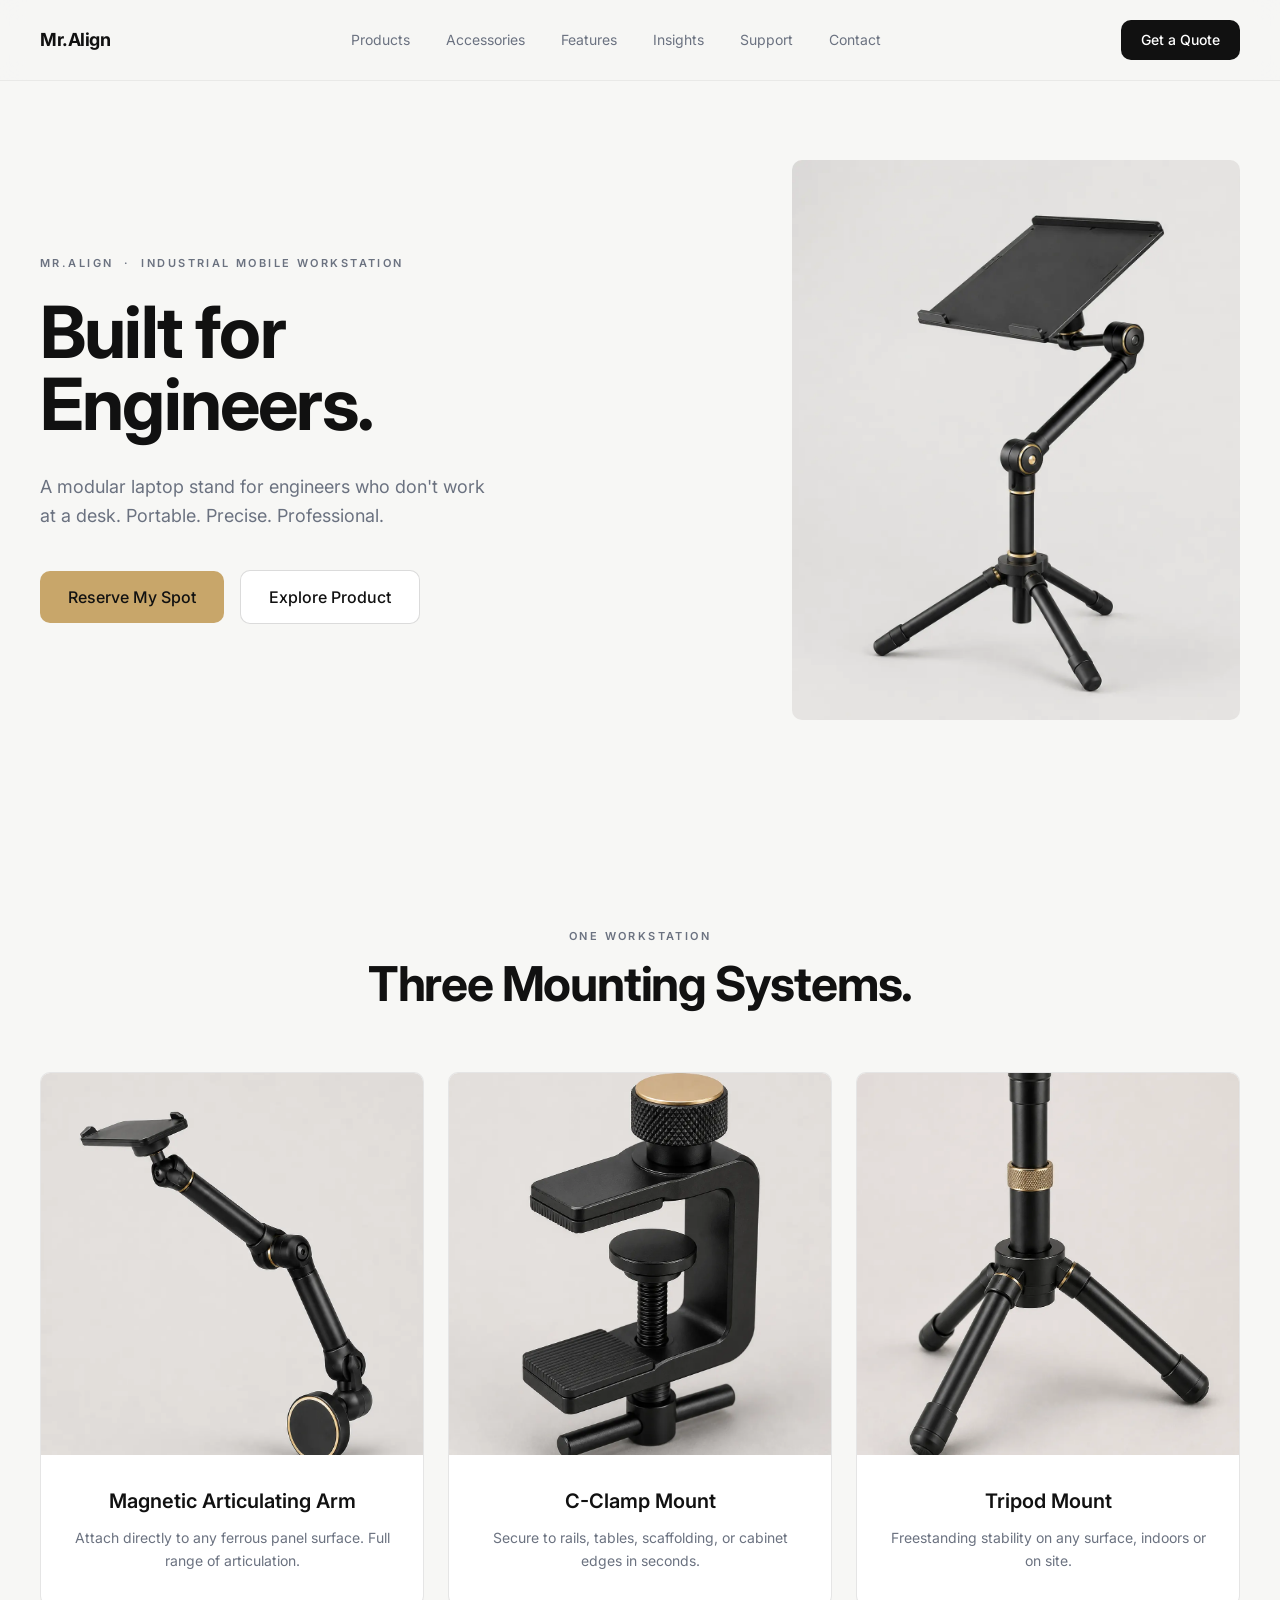
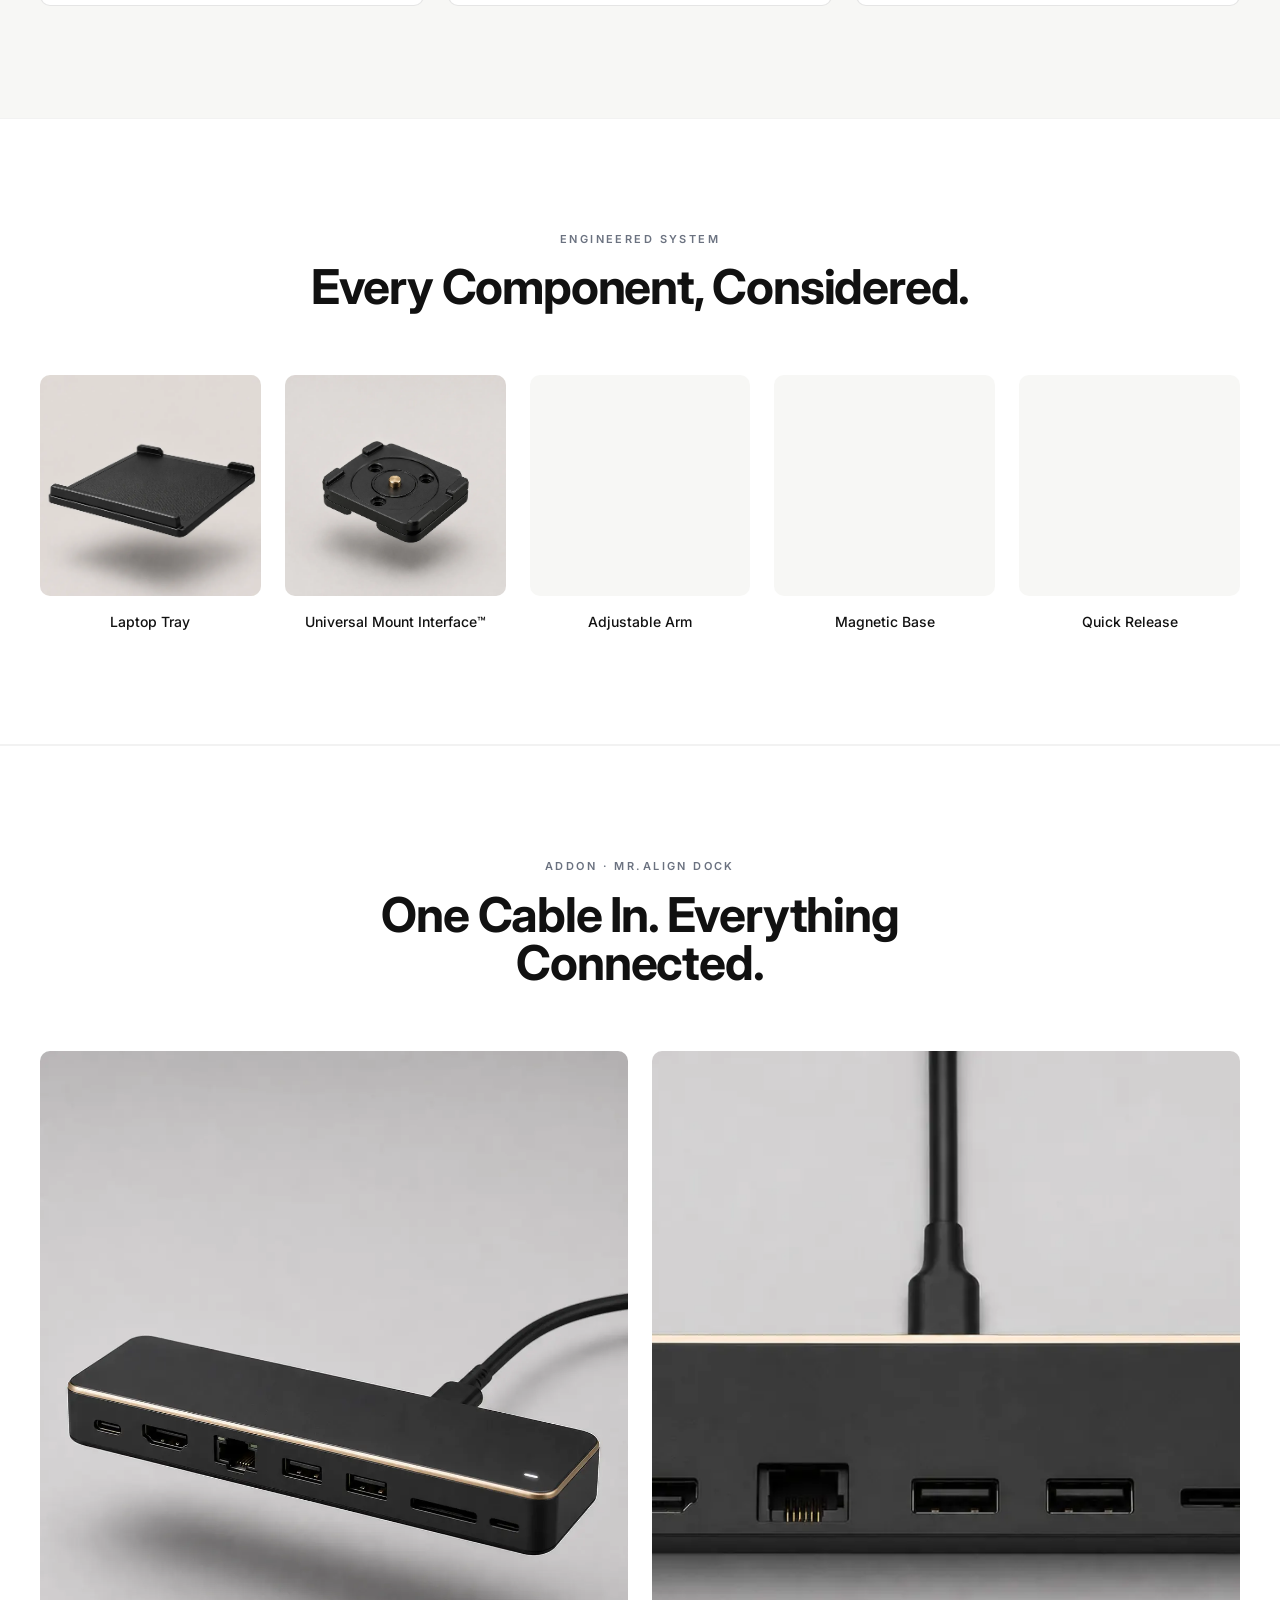
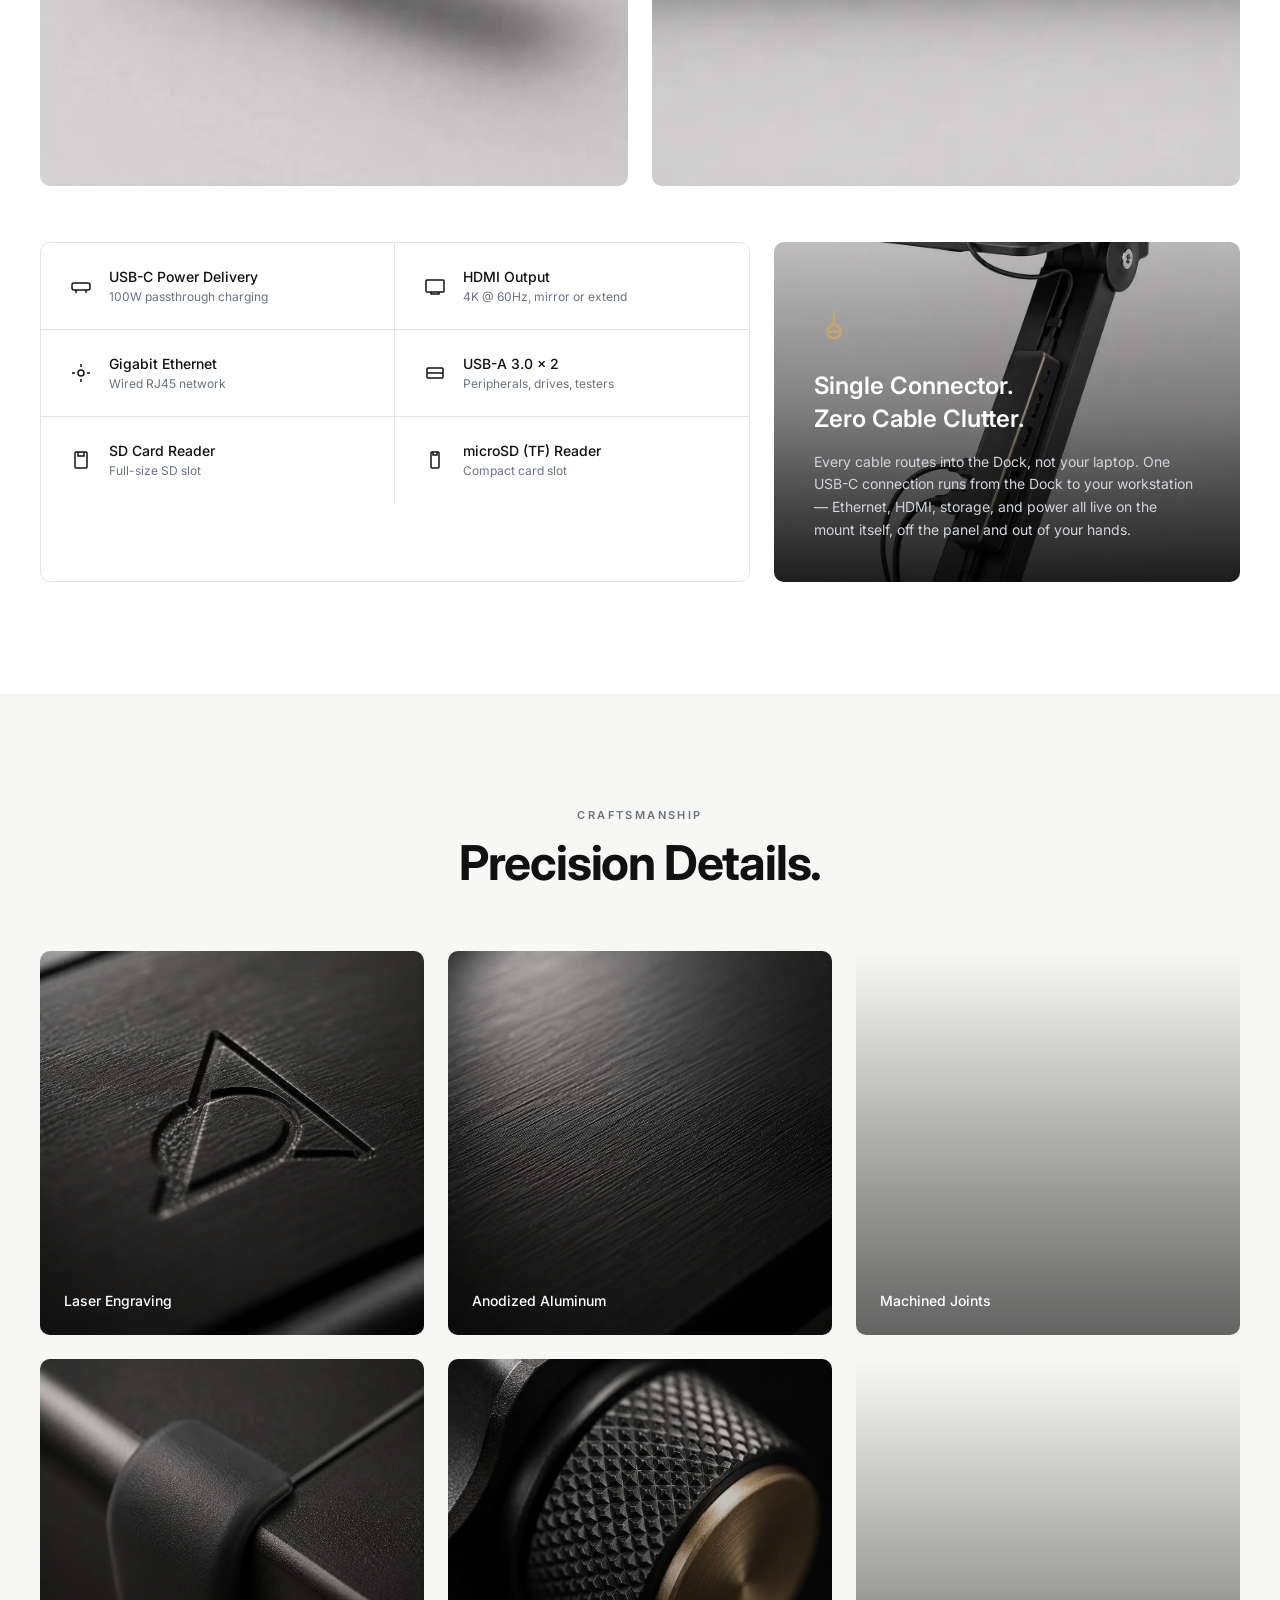
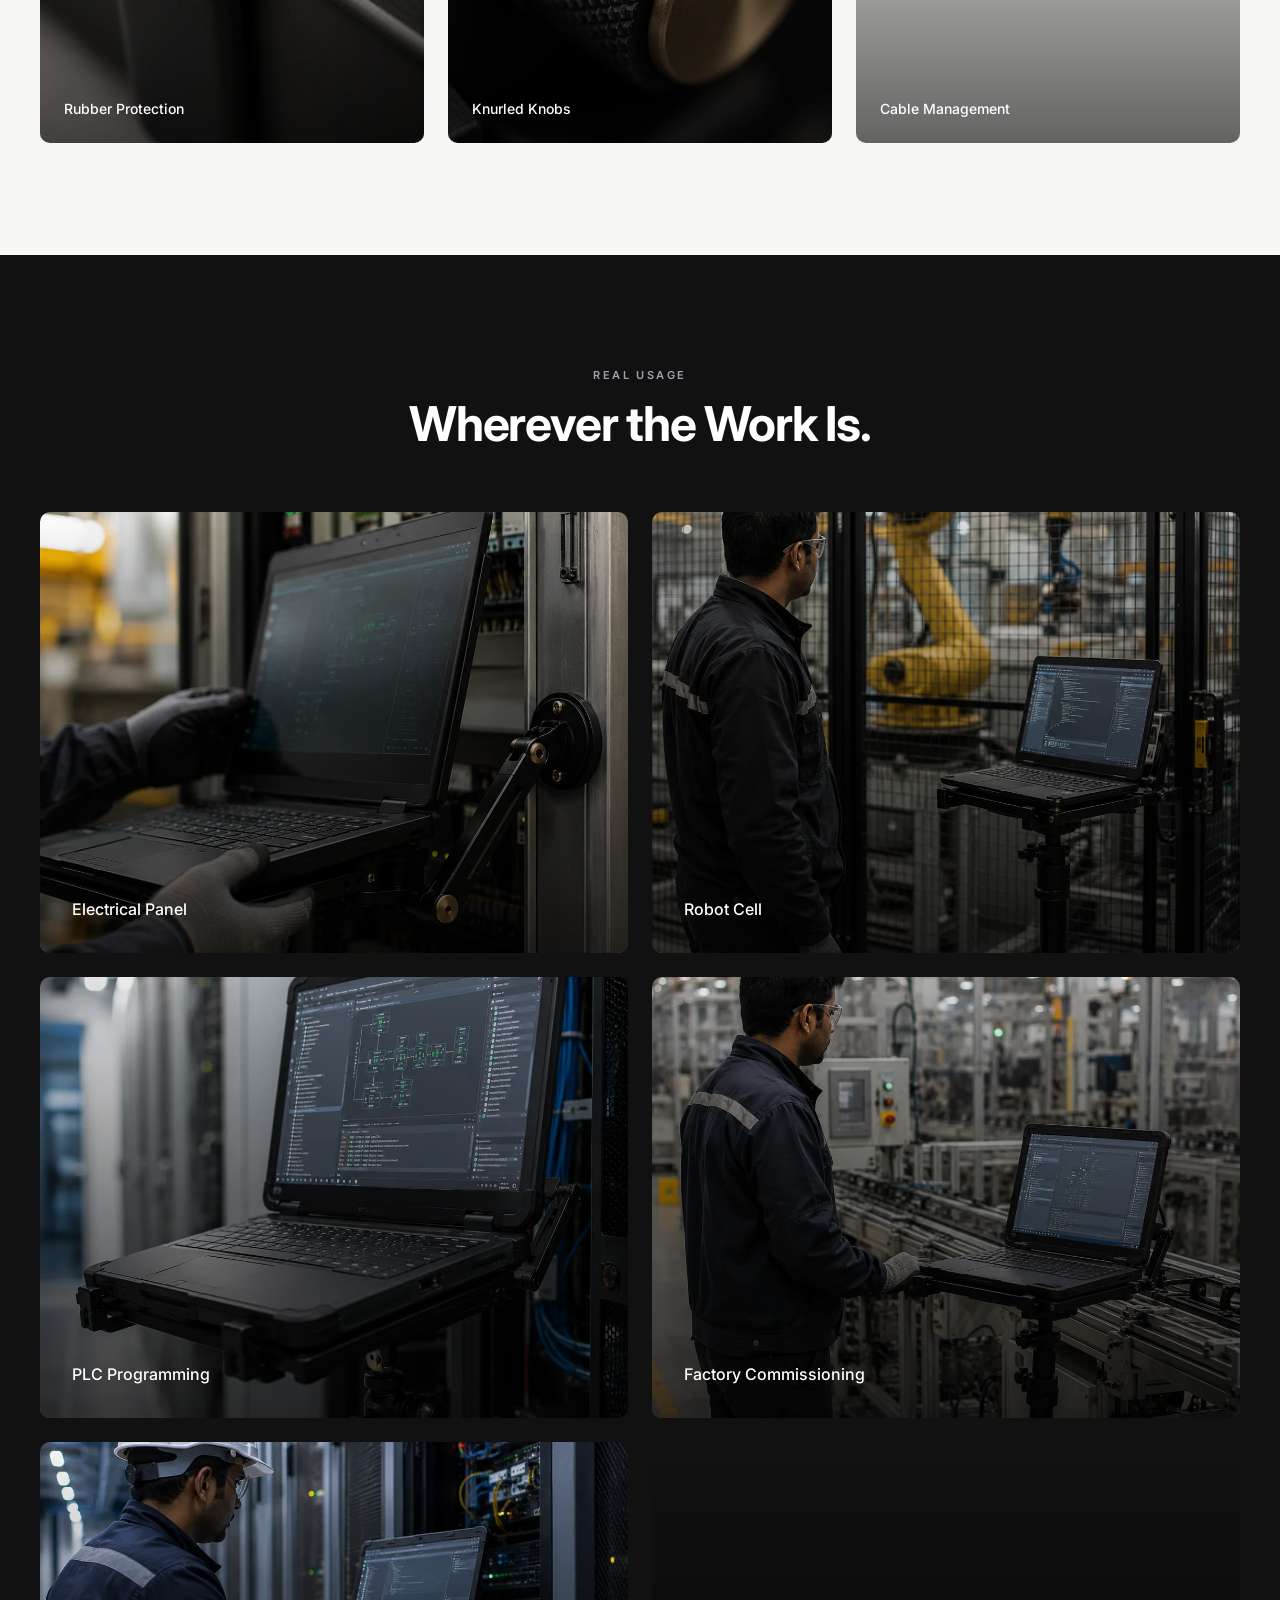
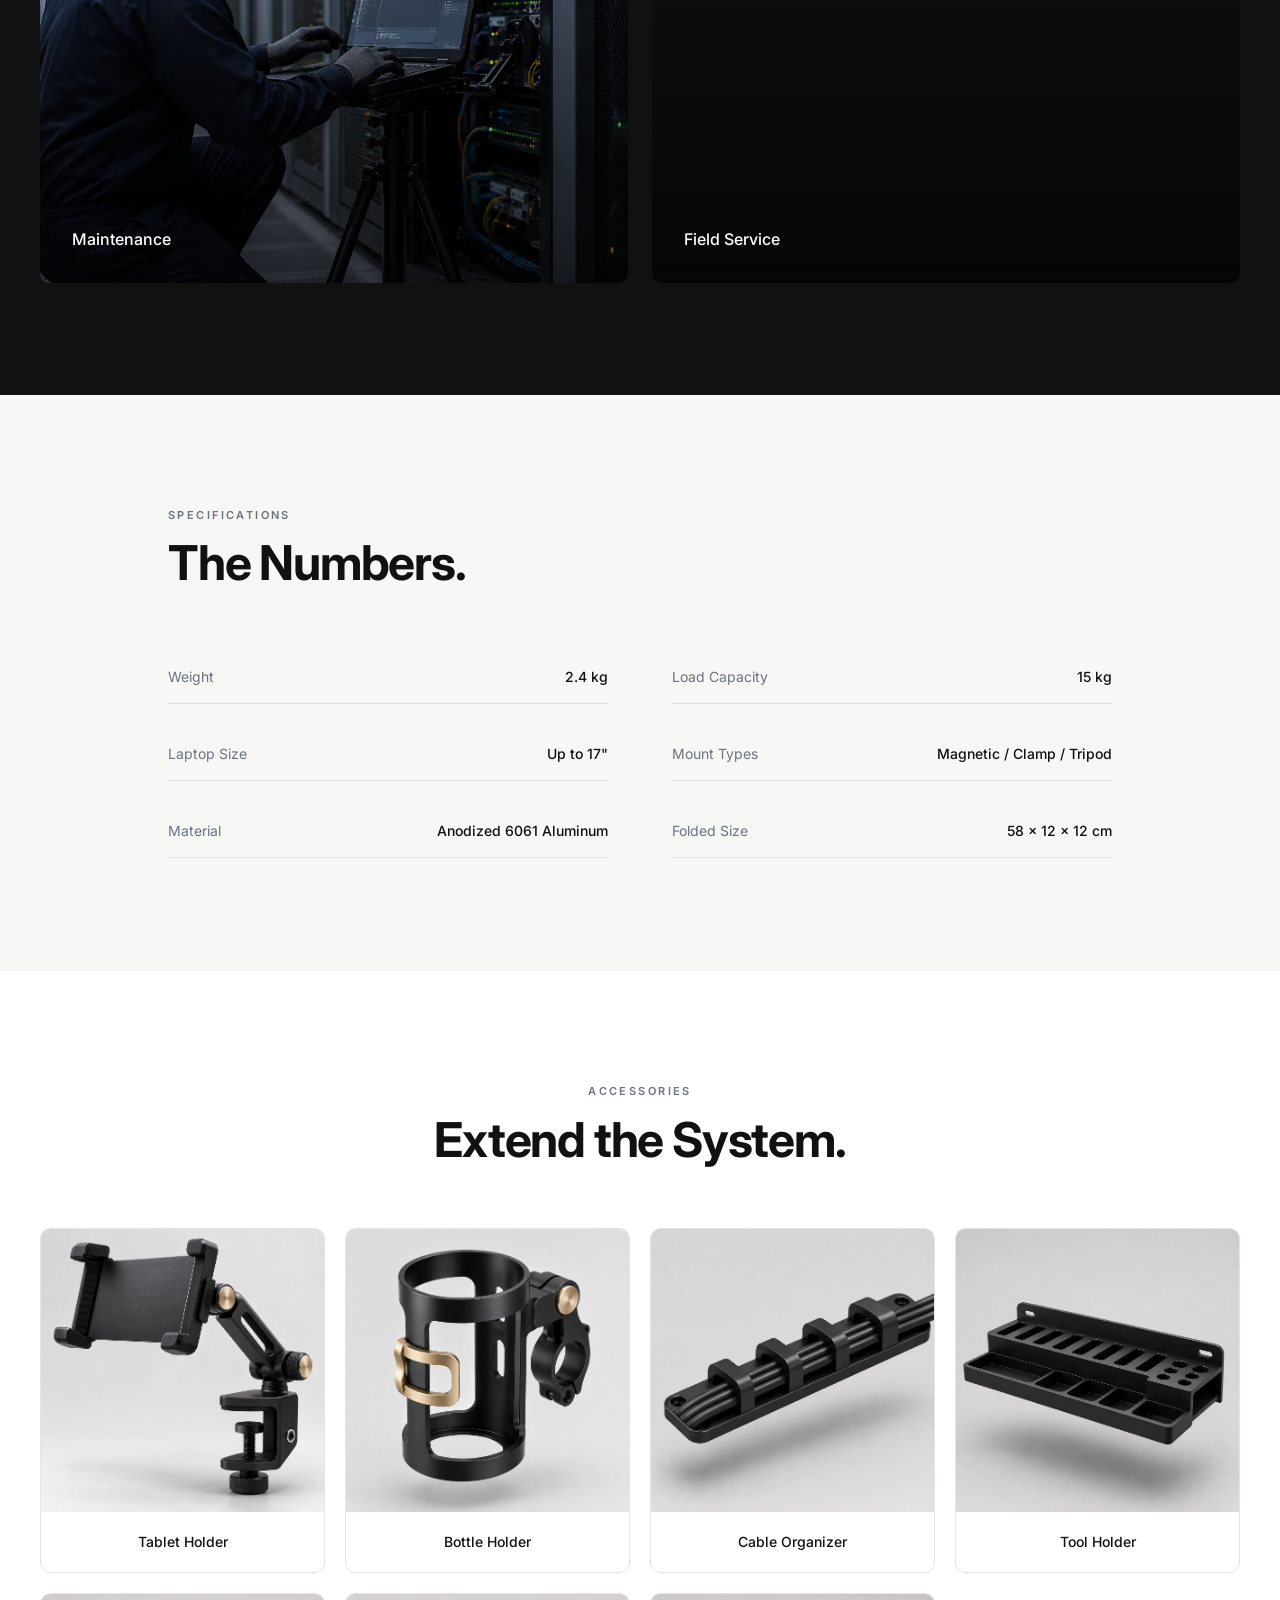
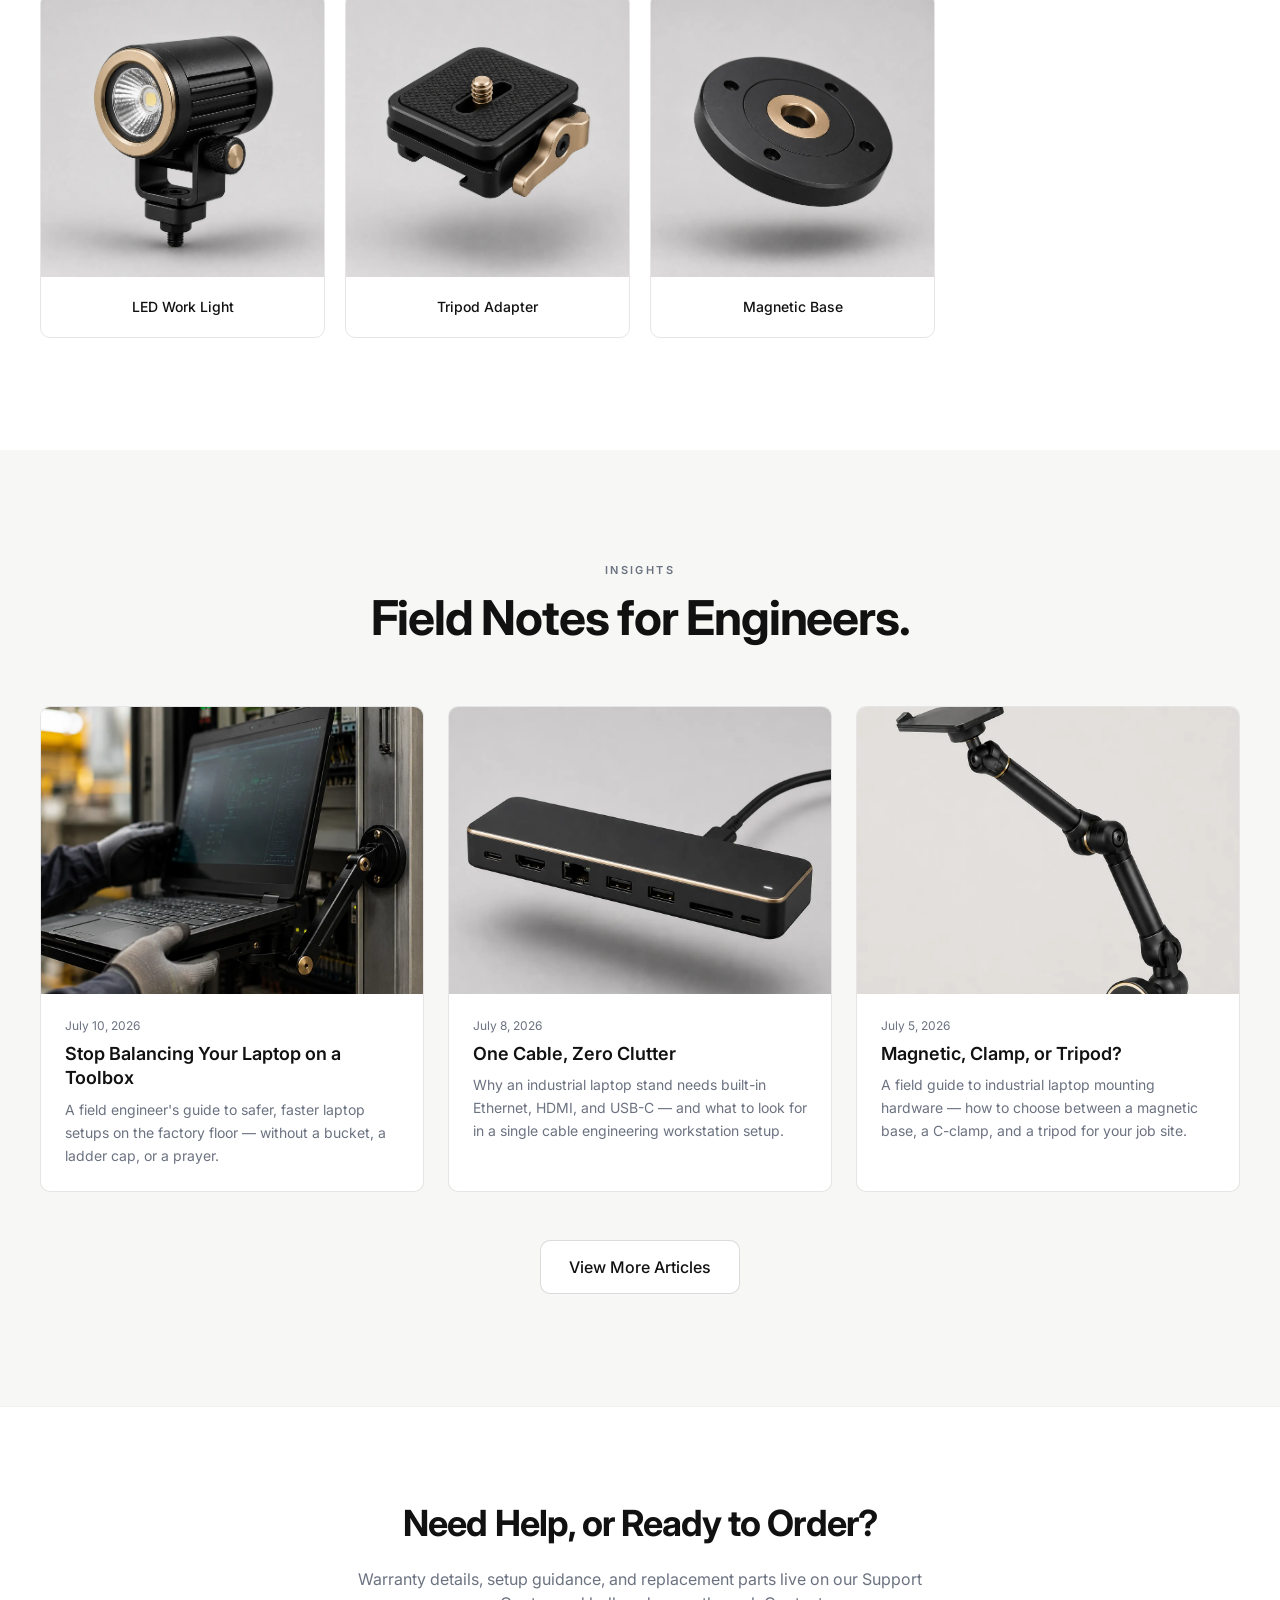
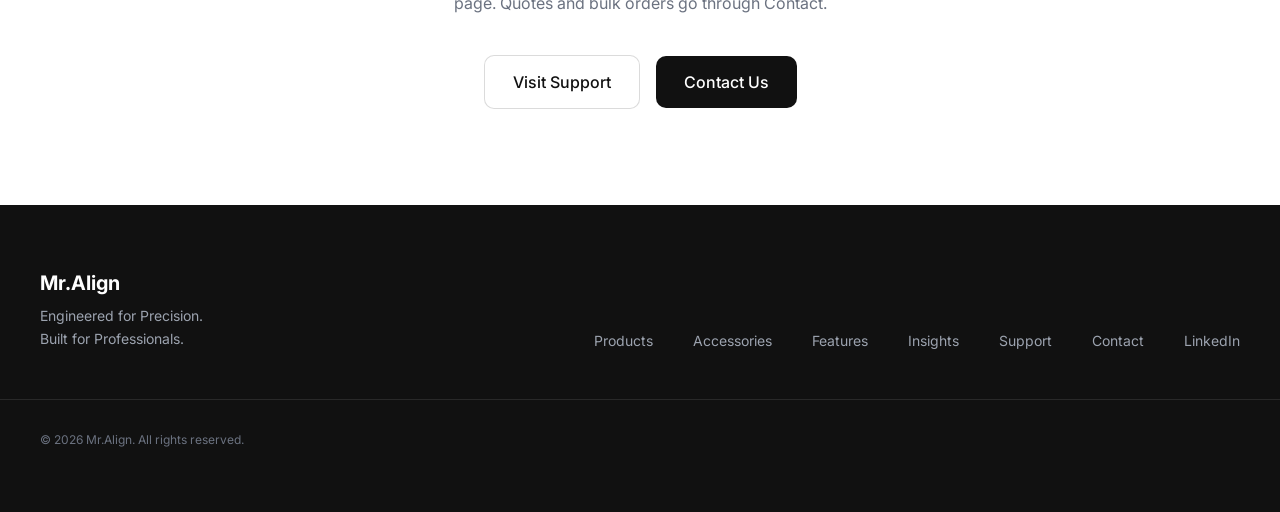
<file: index.html>
<!DOCTYPE html>
<html lang="en">
<head>
<!-- Google tag (gtag.js) -->
<script async src="https://www.googletagmanager.com/gtag/js?id=G-BNSYEGDSQS"></script>
<script>
  window.dataLayer = window.dataLayer || [];
  function gtag(){dataLayer.push(arguments);}
  gtag('js', new Date());
  gtag('config', 'G-BNSYEGDSQS');
</script>
<meta charset="UTF-8">
<meta name="viewport" content="width=device-width, initial-scale=1.0">
<title>Mr.Align | Industrial Mobile Workstation for Engineers</title>
<meta name="description" content="Mr.Align is a modular laptop stand for engineers — a portable industrial workstation with magnetic, C-clamp, and tripod mounting. Built for the field, not a desk.">
<link rel="icon" type="image/x-icon" href="favicon.ico">
<link rel="icon" type="image/png" sizes="32x32" href="favicon-32.png">
<link rel="icon" type="image/png" sizes="16x16" href="favicon-16.png">
<link rel="apple-touch-icon" sizes="180x180" href="apple-touch-icon.png">
<link rel="canonical" href="https://akileswar1606.github.io/mralign/">
<meta property="og:type" content="website">
<meta property="og:title" content="Mr.Align | Industrial Mobile Workstation for Engineers">
<meta property="og:description" content="Mr.Align is a modular laptop stand for engineers — a portable industrial workstation with magnetic, C-clamp, and tripod mounting. Built for the field, not a desk.">
<meta property="og:url" content="https://akileswar1606.github.io/mralign/">
<meta property="og:site_name" content="Mr.Align">
<meta property="og:image" content="https://akileswar1606.github.io/mralign/images/hero-render.webp">
<meta name="twitter:card" content="summary_large_image">
<meta name="twitter:title" content="Mr.Align | Industrial Mobile Workstation for Engineers">
<meta name="twitter:description" content="Mr.Align is a modular laptop stand for engineers — a portable industrial workstation with magnetic, C-clamp, and tripod mounting. Built for the field, not a desk.">
<meta name="twitter:image" content="https://akileswar1606.github.io/mralign/images/hero-render.webp">
<script type="application/ld+json">
{
  "@context": "https://schema.org",
  "@type": "Organization",
  "name": "Mr.Align",
  "url": "https://akileswar1606.github.io/mralign/",
  "logo": "https://akileswar1606.github.io/mralign/favicon-512.png",
  "description": "Mr.Align builds modular, rugged laptop stands and industrial mobile workstations for field engineers, PLC programmers, and automation technicians."
}
</script>
<link rel="preconnect" href="https://fonts.googleapis.com">
<link rel="preload" as="style" href="https://fonts.googleapis.com/css2?family=Inter:wght@400;500;600;700&display=swap" onload="this.onload=null;this.rel='stylesheet'">
<noscript><link rel="stylesheet" href="https://fonts.googleapis.com/css2?family=Inter:wght@400;500;600;700&display=swap"></noscript>
<link rel="preload" as="style" href="https://api.fontshare.com/v2/css?f[]=satoshi@700,900,500,400&display=swap" onload="this.onload=null;this.rel='stylesheet'">
<noscript><link rel="stylesheet" href="https://api.fontshare.com/v2/css?f[]=satoshi@700,900,500,400&display=swap"></noscript>
<link rel="stylesheet" href="tailwind-built.css">
<style>
  html { scroll-behavior: smooth; }
  body { background-color: #F7F7F5; }
  .eyebrow {
    font-family: 'Inter', sans-serif;
    letter-spacing: 0.22em;
    text-transform: uppercase;
    font-size: 11px;
    font-weight: 600;
    color: #6B7280;
  }
  .reveal {
    opacity: 0;
    transform: translateY(14px);
    transition: opacity 0.9s ease, transform 0.9s ease;
  }
  .reveal.in {
    opacity: 1;
    transform: translateY(0);
  }
  .grain-panel {
    background:
      radial-gradient(circle at 30% 20%, rgba(200,166,106,0.06), transparent 55%),
      linear-gradient(135deg, #1c1c1c 0%, #0c0c0c 100%);
  }
  .metal-panel {
    background:
      linear-gradient(160deg, #e9e9e6 0%, #d7d7d3 45%, #eaeae7 100%);
  }
  .hinge {
    transform-origin: 90px 260px;
    animation: unfold 1.6s cubic-bezier(0.16,1,0.3,1) 0.3s both;
  }
  @keyframes unfold {
    0% { transform: rotate(-38deg); opacity: 0; }
    100% { transform: rotate(0deg); opacity: 1; }
  }
  .tray-slide {
    animation: slideIn 1.4s cubic-bezier(0.16,1,0.3,1) 0.8s both;
  }
  @keyframes slideIn {
    0% { transform: translateX(-24px); opacity: 0; }
    100% { transform: translateX(0); opacity: 1; }
  }
  @media (prefers-reduced-motion: reduce) {
    html { scroll-behavior: auto; }
    .reveal, .hinge, .tray-slide { animation: none !important; transition: none !important; opacity: 1 !important; transform: none !important; }
  }
  .card-hover {
    transition: border-color 0.35s ease, transform 0.35s ease;
  }
  .card-hover:hover {
    border-color: #C8A66A;
    transform: translateY(-4px);
  }
  .card-hover:hover .card-icon {
    transform: translateY(-3px);
  }
  .card-icon { transition: transform 0.35s ease; }
</style>
</head>
<body class="bg-canvas text-ink font-body antialiased">

<!-- ========== NAV ========== -->
<header class="fixed top-0 inset-x-0 z-50 bg-canvas/80 backdrop-blur-md border-b border-black/5">
  <div class="max-w-7xl mx-auto px-6 lg:px-10 h-20 flex items-center justify-between">
    <a href="#top" class="font-display font-bold text-lg tracking-tight">Mr.Align</a>
    <nav class="hidden md:flex items-center gap-9 text-sm text-muted">
      <a href="#mounts" class="hover:text-ink transition-colors">Products</a>
      <a href="#accessories" class="hover:text-ink transition-colors">Accessories</a>
      <a href="Additional/features.html" class="hover:text-ink transition-colors">Features</a>
      <a href="blogs/index.html" class="hover:text-ink transition-colors">Insights</a>
      <a href="Additional/support.html" class="hover:text-ink transition-colors">Support</a>
      <a href="Additional/contact.html" class="hover:text-ink transition-colors">Contact</a>
    </nav>
    <a href="Additional/contact.html" class="bg-ink text-white text-sm font-medium px-5 py-2.5 rounded-btn hover:bg-black/80 transition-colors">
      Get a Quote
    </a>
  </div>
</header>

<!-- ========== HERO ========== -->
<section id="top" class="max-w-7xl mx-auto px-6 lg:px-10 pt-40 pb-24 grid lg:grid-cols-2 gap-16 items-center">
  <div class="reveal">
    <p class="eyebrow mb-6">Mr.Align &nbsp;·&nbsp; Industrial Mobile Workstation</p>
    <h1 class="font-display font-bold text-6xl sm:text-7xl leading-[0.98] tracking-tight">
      Built for<br>Engineers.
    </h1>
    <p class="mt-8 text-lg text-muted leading-relaxed max-w-md">
      A modular laptop stand for engineers who don't work at a desk. Portable. Precise. Professional.
    </p>
    <div class="mt-10 flex items-center gap-4">
      <a href="#reserve" data-reserve-trigger class="bg-gold text-ink font-medium px-7 py-3.5 rounded-btn hover:opacity-90 transition-opacity">
        Reserve My Spot
      </a>
      <a href="#mounts" class="bg-white text-ink font-medium px-7 py-3.5 rounded-btn border border-ink/15 hover:border-ink transition-colors">
        Explore Product
      </a>
    </div>
  </div>

  <div class="reveal flex justify-center lg:justify-end">
    <img src="images/hero-render.webp" alt="Mr.Align Field Workstation" class="w-full max-w-md h-auto rounded-btn" loading="eager" decoding="async">
  </div>
</section>

<!-- ========== RESERVE MODAL (triggered by hero button + floating button) ========== -->
<div id="mr-reserve-overlay" class="hidden fixed inset-0 z-[100] items-center justify-center p-4" style="background: rgba(17,17,17,0.55);">
  <div class="relative bg-white rounded-2xl p-8 sm:p-10 max-w-md w-full max-h-[90vh] overflow-y-auto">
    <button id="mr-reserve-close" aria-label="Close" class="absolute top-5 right-5 w-8 h-8 flex items-center justify-center rounded-full hover:bg-black/5 transition-colors">
      <svg class="w-4 h-4" viewBox="0 0 24 24" fill="none" stroke="#111111" stroke-width="2" stroke-linecap="round"><line x1="18" y1="6" x2="6" y2="18"></line><line x1="6" y1="6" x2="18" y2="18"></line></svg>
    </button>

    <p class="eyebrow mb-3">First-batch reservation</p>
    <h2 class="font-display font-bold text-3xl tracking-tight mb-3">Reserve your spot.</h2>
    <p class="text-sm text-muted leading-relaxed mb-7">
      The first production run is limited to 500 units. Reserved spots get priority allocation and founding-member pricing before public launch.
    </p>

    <div class="flex items-center justify-between mb-2">
      <span class="text-xs text-muted">Spots claimed</span>
      <span class="text-xs font-semibold" id="mr-claimed-label">342 / 500</span>
    </div>
    <div class="w-full h-[5px] bg-black/10 rounded-full overflow-hidden mb-8">
      <div class="h-full bg-gold rounded-full" style="width: 68%"></div>
    </div>

    <form id="mr-reserve-form" action="https://formsubmit.co/contact.gyrolabs@gmail.com" method="POST" class="flex flex-col gap-4">
      <input type="hidden" name="_subject" value="New Mr.Align — Reserve My Spot signup">
      <input type="hidden" name="_template" value="table">
      <input type="hidden" name="_captcha" value="false">
      <input type="text" name="_honey" style="display:none">

      <div>
        <label class="text-xs text-muted block mb-1.5">Full name</label>
        <input type="text" name="Full name" required placeholder="Jane Rodriguez" class="w-full text-sm px-4 py-3 rounded-lg border border-black/15 bg-canvas focus:outline-none focus:border-gold">
      </div>
      <div>
        <label class="text-xs text-muted block mb-1.5">Phone number</label>
        <input type="tel" name="Phone" required placeholder="+91 98765 43210" class="w-full text-sm px-4 py-3 rounded-lg border border-black/15 bg-canvas focus:outline-none focus:border-gold">
      </div>
      <div>
        <label class="text-xs text-muted block mb-1.5">Email</label>
        <input type="email" name="Email" required placeholder="jane@company.com" class="w-full text-sm px-4 py-3 rounded-lg border border-black/15 bg-canvas focus:outline-none focus:border-gold">
      </div>
      <div>
        <label class="text-xs text-muted block mb-1.5">How much would you be willing to pay for this?</label>
        <select name="Willingness to pay" required class="w-full text-sm px-4 py-3 rounded-lg border border-black/15 bg-canvas focus:outline-none focus:border-gold">
          <option value="" disabled selected>Select a range</option>
          <option value="Under ₹3,000">Under &#8377;3,000</option>
          <option value="₹3,000 – ₹5,000">&#8377;3,000 &#8211; &#8377;5,000</option>
          <option value="₹5,000 – ₹8,000">&#8377;5,000 &#8211; &#8377;8,000</option>
          <option value="₹8,000 – ₹12,000">&#8377;8,000 &#8211; &#8377;12,000</option>
          <option value="₹12,000+">&#8377;12,000+</option>
        </select>
      </div>

      <button type="submit" class="mt-2 bg-ink text-white font-medium px-8 py-3.5 rounded-btn hover:bg-black/80 transition-colors">
        Reserve my spot
      </button>
      <p class="text-xs text-muted text-center leading-relaxed">We'll reach out with pricing and availability before public launch.</p>
    </form>

    <div id="mr-reserve-success" class="hidden text-center py-6">
      <div class="w-11 h-11 rounded-full bg-gold flex items-center justify-center mx-auto mb-4">
        <svg class="w-5 h-5" viewBox="0 0 24 24" fill="none" stroke="#111111" stroke-width="3" stroke-linecap="round" stroke-linejoin="round"><polyline points="20 6 9 17 4 12"></polyline></svg>
      </div>
      <h3 class="font-display font-semibold text-xl mb-2">You're on the list.</h3>
      <p class="text-sm text-muted leading-relaxed">We'll email and call you with pricing and availability before public launch.</p>
    </div>
  </div>
</div>

<!-- ========== FLOATING RESERVE BUTTON ========== -->
<button id="mr-floating-reserve" aria-label="Reserve my spot" class="hidden fixed bottom-6 right-6 z-[90] items-center gap-2 bg-gold text-ink font-medium text-sm pl-4 pr-5 py-3 rounded-full shadow-lg hover:opacity-90 transition-opacity">
  <span class="w-2 h-2 bg-ink rounded-full animate-pulse"></span>
  Reserve My Spot
</button>

<script>
  (function () {
    const overlay = document.getElementById('mr-reserve-overlay');
    const closeBtn = document.getElementById('mr-reserve-close');
    const floatBtn = document.getElementById('mr-floating-reserve');
    const heroSection = document.getElementById('top');
    const form = document.getElementById('mr-reserve-form');
    const success = document.getElementById('mr-reserve-success');

    function openModal() {
      overlay.classList.remove('hidden');
      overlay.classList.add('flex');
      document.body.style.overflow = 'hidden';
    }
    function closeModal() {
      overlay.classList.add('hidden');
      overlay.classList.remove('flex');
      document.body.style.overflow = '';
    }

    // Any element with data-reserve-trigger opens the modal (used by the hero button).
    document.querySelectorAll('[data-reserve-trigger]').forEach(function (el) {
      el.addEventListener('click', function (e) {
        e.preventDefault();
        openModal();
      });
    });
    floatBtn.addEventListener('click', openModal);
    closeBtn.addEventListener('click', closeModal);
    overlay.addEventListener('click', function (e) {
      if (e.target === overlay) closeModal();
    });
    document.addEventListener('keydown', function (e) {
      if (e.key === 'Escape' && !overlay.classList.contains('hidden')) closeModal();
    });

    // Reveal the floating button only after the visitor has scrolled past the
    // hero — showing it immediately would just duplicate the hero's own CTA.
    if (heroSection) {
      const io = new IntersectionObserver(function (entries) {
        entries.forEach(function (entry) {
          if (entry.isIntersecting) {
            floatBtn.classList.add('hidden');
            floatBtn.classList.remove('flex');
          } else {
            floatBtn.classList.remove('hidden');
            floatBtn.classList.add('flex');
          }
        });
      }, { threshold: 0 });
      io.observe(heroSection);
    }

    // Progressive enhancement: intercept the form submit for an instant
    // success state instead of a full-page redirect. Still posts to
    // FormSubmit in the background.
    form.addEventListener('submit', function (e) {
      e.preventDefault();
      fetch(form.action, { method: 'POST', body: new FormData(form), mode: 'no-cors' })
        .catch(function () {});
      form.classList.add('hidden');
      success.classList.remove('hidden');
    });
  })();
</script>

<!-- ========== MOUNTING SYSTEMS ========== -->
<section id="mounts" class="max-w-7xl mx-auto px-6 lg:px-10 py-28">
  <div class="reveal text-center max-w-2xl mx-auto mb-16">
    <p class="eyebrow mb-4">One Workstation</p>
    <h2 class="font-display font-bold text-4xl sm:text-5xl tracking-tight">Three Mounting Systems.</h2>
  </div>

  <div class="grid md:grid-cols-3 gap-6">
    <div class="reveal card-hover bg-white border border-black/10 rounded-btn overflow-hidden text-center">
      <img src="images/mount-magnetic-arm.webp" alt="Magnetic Articulating Arm" class="w-full aspect-square object-cover" loading="lazy" decoding="async">
      <div class="p-8">
        <h3 class="font-display font-semibold text-xl mb-3">Magnetic Articulating Arm</h3>
        <p class="text-sm text-muted leading-relaxed">Attach directly to any ferrous panel surface. Full range of articulation.</p>
      </div>
    </div>
    <div class="reveal card-hover bg-white border border-black/10 rounded-btn overflow-hidden text-center">
      <img src="images/mount-c-clamp.webp" alt="C-Clamp Mount" class="w-full aspect-square object-cover" loading="lazy" decoding="async">
      <div class="p-8">
        <h3 class="font-display font-semibold text-xl mb-3">C-Clamp Mount</h3>
        <p class="text-sm text-muted leading-relaxed">Secure to rails, tables, scaffolding, or cabinet edges in seconds.</p>
      </div>
    </div>
    <div class="reveal card-hover bg-white border border-black/10 rounded-btn overflow-hidden text-center">
      <img src="images/mount-tripod.webp" alt="Tripod Mount" class="w-full aspect-square object-cover" loading="lazy" decoding="async">
      <div class="p-8">
        <h3 class="font-display font-semibold text-xl mb-3">Tripod Mount</h3>
        <p class="text-sm text-muted leading-relaxed">Freestanding stability on any surface, indoors or on site.</p>
      </div>
    </div>
  </div>
</section>

<!-- ========== EXPLODED VIEW ========== -->
<section class="bg-white border-y border-black/5 py-28">
  <div class="max-w-7xl mx-auto px-6 lg:px-10">
    <div class="reveal text-center max-w-2xl mx-auto mb-16">
      <p class="eyebrow mb-4">Engineered System</p>
      <h2 class="font-display font-bold text-4xl sm:text-5xl tracking-tight">Every Component, Considered.</h2>
    </div>

    <div class="reveal grid grid-cols-2 sm:grid-cols-5 gap-6">
      <div class="text-center">
        <div class="bg-canvas rounded-btn overflow-hidden mb-4"><img src="images/part-laptop-tray.webp" alt="Laptop Tray" class="w-full aspect-square object-cover" loading="lazy" decoding="async"></div>
        <p class="text-sm font-medium">Laptop Tray</p>
      </div>
      <div class="text-center">
        <div class="bg-canvas rounded-btn overflow-hidden mb-4"><img src="images/part-mount-interface.webp" alt="Universal Mount Interface" class="w-full aspect-square object-cover" loading="lazy" decoding="async"></div>
        <p class="text-sm font-medium">Universal Mount Interface&#8482;</p>
      </div>
      <div class="text-center">
        <div class="bg-canvas rounded-btn overflow-hidden mb-4"><img src="images/part-arm-segment.webp" alt="Adjustable Arm" class="w-full aspect-square object-cover" loading="lazy" decoding="async"></div>
        <p class="text-sm font-medium">Adjustable Arm</p>
      </div>
      <div class="text-center">
        <div class="bg-canvas rounded-btn overflow-hidden mb-4"><img src="images/part-magnetic-base.webp" alt="Magnetic Base" class="w-full aspect-square object-cover" loading="lazy" decoding="async"></div>
        <p class="text-sm font-medium">Magnetic Base</p>
      </div>
      <div class="text-center">
        <div class="bg-canvas rounded-btn overflow-hidden mb-4"><img src="images/part-quick-release.webp" alt="Quick Release" class="w-full aspect-square object-cover" loading="lazy" decoding="async"></div>
        <p class="text-sm font-medium">Quick Release</p>
      </div>
    </div>
  </div>
</section>

<!-- ========== MR.ALIGN DOCK (ADDON) ========== -->
<section id="dock" class="bg-white border-y border-black/5 py-28">
  <div class="max-w-7xl mx-auto px-6 lg:px-10">
    <div class="reveal text-center max-w-2xl mx-auto mb-16">
      <p class="eyebrow mb-4">Addon &middot; Mr.Align Dock</p>
      <h2 class="font-display font-bold text-4xl sm:text-5xl tracking-tight">One Cable In. Everything Connected.</h2>
    </div>

    <div class="reveal grid sm:grid-cols-2 gap-6 mb-14">
      <div class="rounded-btn overflow-hidden"><img src="images/dock-hero.webp" alt="Mr.Align Dock" class="w-full aspect-[4/5] object-cover" loading="lazy" decoding="async"></div>
      <div class="rounded-btn overflow-hidden"><img src="images/dock-top-down.webp" alt="Mr.Align Dock port layout" class="w-full aspect-[4/5] object-cover" loading="lazy" decoding="async"></div>
    </div>

    <div class="grid lg:grid-cols-5 gap-6">
      <!-- Port list column -->
      <div class="reveal lg:col-span-3 border border-black/10 rounded-btn overflow-hidden">
        <div class="grid sm:grid-cols-2">
          <div class="flex items-center gap-4 px-7 py-6 border-b border-r border-black/10">
            <svg class="w-6 h-6 text-ink shrink-0" viewBox="0 0 24 24" fill="none" stroke="currentColor" stroke-width="1.5"><rect x="3" y="9" width="18" height="7" rx="2"/><line x1="7" y1="16" x2="7" y2="19"/><line x1="17" y1="16" x2="17" y2="19"/></svg>
            <div><p class="text-sm font-medium">USB-C Power Delivery</p><p class="text-xs text-muted mt-0.5">100W passthrough charging</p></div>
          </div>
          <div class="flex items-center gap-4 px-7 py-6 border-b border-black/10">
            <svg class="w-6 h-6 text-ink shrink-0" viewBox="0 0 24 24" fill="none" stroke="currentColor" stroke-width="1.5"><rect x="3" y="6" width="18" height="12" rx="1"/><path d="M8 18 L8 20 L16 20 L16 18"/></svg>
            <div><p class="text-sm font-medium">HDMI Output</p><p class="text-xs text-muted mt-0.5">4K @ 60Hz, mirror or extend</p></div>
          </div>
          <div class="flex items-center gap-4 px-7 py-6 border-b border-r border-black/10 sm:border-b-0">
            <svg class="w-6 h-6 text-ink shrink-0" viewBox="0 0 24 24" fill="none" stroke="currentColor" stroke-width="1.5"><circle cx="12" cy="12" r="3"/><path d="M12 3 v3 M12 18 v3 M3 12 h3 M18 12 h3"/></svg>
            <div><p class="text-sm font-medium">Gigabit Ethernet</p><p class="text-xs text-muted mt-0.5">Wired RJ45 network</p></div>
          </div>
          <div class="flex items-center gap-4 px-7 py-6 border-black/10">
            <svg class="w-6 h-6 text-ink shrink-0" viewBox="0 0 24 24" fill="none" stroke="currentColor" stroke-width="1.5"><rect x="4" y="7" width="16" height="10" rx="1"/><line x1="4" y1="12" x2="20" y2="12"/></svg>
            <div><p class="text-sm font-medium">USB-A 3.0 &times; 2</p><p class="text-xs text-muted mt-0.5">Peripherals, drives, testers</p></div>
          </div>
          <div class="flex items-center gap-4 px-7 py-6 border-t border-r border-black/10">
            <svg class="w-6 h-6 text-ink shrink-0" viewBox="0 0 24 24" fill="none" stroke="currentColor" stroke-width="1.5"><rect x="6" y="4" width="12" height="16" rx="1"/><path d="M9 4 L9 8 L15 8 L15 4"/></svg>
            <div><p class="text-sm font-medium">SD Card Reader</p><p class="text-xs text-muted mt-0.5">Full-size SD slot</p></div>
          </div>
          <div class="flex items-center gap-4 px-7 py-6 border-t border-black/10">
            <svg class="w-6 h-6 text-ink shrink-0" viewBox="0 0 24 24" fill="none" stroke="currentColor" stroke-width="1.5"><rect x="8" y="4" width="8" height="16" rx="1"/><path d="M10 4 L10 7 L14 7 L14 4"/></svg>
            <div><p class="text-sm font-medium">microSD (TF) Reader</p><p class="text-xs text-muted mt-0.5">Compact card slot</p></div>
          </div>
        </div>
      </div>

      <!-- Benefit highlight column -->
      <div class="reveal lg:col-span-2 relative rounded-btn overflow-hidden flex flex-col justify-end p-10 min-h-[340px]">
        <img src="images/dock-cable-in-use.webp" alt="Single cable, zero clutter" class="absolute inset-0 w-full h-full object-cover" loading="lazy" decoding="async">
        <div class="absolute inset-0 bg-gradient-to-t from-black/85 via-black/40 to-black/10"></div>
        <div class="relative">
          <svg class="w-10 h-10 mb-6" viewBox="0 0 24 24" fill="none" stroke="#C8A66A" stroke-width="1.5"><path d="M12 4 v8"/><circle cx="12" cy="16" r="4"/><path d="M9 16 h6"/></svg>
          <h3 class="font-display font-semibold text-2xl text-white mb-4 leading-snug">Single Connector.<br>Zero Cable Clutter.</h3>
          <p class="text-sm text-gray-300 leading-relaxed">
            Every cable routes into the Dock, not your laptop. One USB-C connection runs from the Dock to your workstation — Ethernet, HDMI, storage, and power all live on the mount itself, off the panel and out of your hands.
          </p>
        </div>
      </div>
    </div>
  </div>
</section>

<!-- ========== PRECISION DETAILS ========== -->
<section class="max-w-7xl mx-auto px-6 lg:px-10 py-28">
  <div class="reveal text-center max-w-2xl mx-auto mb-16">
    <p class="eyebrow mb-4">Craftsmanship</p>
    <h2 class="font-display font-bold text-4xl sm:text-5xl tracking-tight">Precision Details.</h2>
  </div>

  <div class="grid sm:grid-cols-2 lg:grid-cols-3 gap-6">
    <div class="reveal relative aspect-square rounded-btn overflow-hidden flex items-end p-6">
      <img src="images/macro-laser-engraving.webp" alt="Laser Engraving" class="absolute inset-0 w-full h-full object-cover" loading="lazy" decoding="async">
      <div class="absolute inset-0 bg-gradient-to-t from-black/60 to-transparent"></div>
      <p class="relative text-sm font-medium text-white">Laser Engraving</p>
    </div>
    <div class="reveal relative aspect-square rounded-btn overflow-hidden flex items-end p-6">
      <img src="images/macro-anodized.webp" alt="Anodized Aluminum" class="absolute inset-0 w-full h-full object-cover" loading="lazy" decoding="async">
      <div class="absolute inset-0 bg-gradient-to-t from-black/60 to-transparent"></div>
      <p class="relative text-sm font-medium text-white">Anodized Aluminum</p>
    </div>
    <div class="reveal relative aspect-square rounded-btn overflow-hidden flex items-end p-6">
      <img src="images/macro-machined-joint.webp" alt="Machined Joints" class="absolute inset-0 w-full h-full object-cover" loading="lazy" decoding="async">
      <div class="absolute inset-0 bg-gradient-to-t from-black/60 to-transparent"></div>
      <p class="relative text-sm font-medium text-white">Machined Joints</p>
    </div>
    <div class="reveal relative aspect-square rounded-btn overflow-hidden flex items-end p-6">
      <img src="images/macro-rubber.webp" alt="Rubber Protection" class="absolute inset-0 w-full h-full object-cover" loading="lazy" decoding="async">
      <div class="absolute inset-0 bg-gradient-to-t from-black/60 to-transparent"></div>
      <p class="relative text-sm font-medium text-white">Rubber Protection</p>
    </div>
    <div class="reveal relative aspect-square rounded-btn overflow-hidden flex items-end p-6">
      <img src="images/macro-knurled-knob.webp" alt="Knurled Knobs" class="absolute inset-0 w-full h-full object-cover" loading="lazy" decoding="async">
      <div class="absolute inset-0 bg-gradient-to-t from-black/60 to-transparent"></div>
      <p class="relative text-sm font-medium text-white">Knurled Knobs</p>
    </div>
    <div class="reveal relative aspect-square rounded-btn overflow-hidden flex items-end p-6">
      <img src="images/macro-cable-channel.webp" alt="Cable Management" class="absolute inset-0 w-full h-full object-cover" loading="lazy" decoding="async">
      <div class="absolute inset-0 bg-gradient-to-t from-black/60 to-transparent"></div>
      <p class="relative text-sm font-medium text-white">Cable Management</p>
    </div>
  </div>
</section>

<!-- ========== REAL USAGE ========== -->
<section class="bg-ink py-28">
  <div class="max-w-7xl mx-auto px-6 lg:px-10">
    <div class="reveal text-center max-w-2xl mx-auto mb-16">
      <p class="eyebrow mb-4" style="color:#9CA3AF">Real Usage</p>
      <h2 class="font-display font-bold text-4xl sm:text-5xl tracking-tight text-white">Wherever the Work Is.</h2>
    </div>

    <div class="grid md:grid-cols-2 gap-6">
      <div class="reveal relative rounded-btn overflow-hidden aspect-[4/3] flex items-end p-8">
        <img src="images/usage-electrical-panel.webp" alt="Electrical Panel" class="absolute inset-0 w-full h-full object-cover" loading="lazy" decoding="async">
        <div class="absolute inset-0 bg-gradient-to-t from-black/70 to-transparent"></div>
        <p class="relative text-white font-medium">Electrical Panel</p>
      </div>
      <div class="reveal relative rounded-btn overflow-hidden aspect-[4/3] flex items-end p-8">
        <img src="images/usage-robot-cell.webp" alt="Robot Cell" class="absolute inset-0 w-full h-full object-cover" loading="lazy" decoding="async">
        <div class="absolute inset-0 bg-gradient-to-t from-black/70 to-transparent"></div>
        <p class="relative text-white font-medium">Robot Cell</p>
      </div>
      <div class="reveal relative rounded-btn overflow-hidden aspect-[4/3] flex items-end p-8">
        <img src="images/usage-plc-programming.webp" alt="PLC Programming" class="absolute inset-0 w-full h-full object-cover" loading="lazy" decoding="async">
        <div class="absolute inset-0 bg-gradient-to-t from-black/70 to-transparent"></div>
        <p class="relative text-white font-medium">PLC Programming</p>
      </div>
      <div class="reveal relative rounded-btn overflow-hidden aspect-[4/3] flex items-end p-8">
        <img src="images/usage-commissioning.webp" alt="Factory Commissioning" class="absolute inset-0 w-full h-full object-cover" loading="lazy" decoding="async">
        <div class="absolute inset-0 bg-gradient-to-t from-black/70 to-transparent"></div>
        <p class="relative text-white font-medium">Factory Commissioning</p>
      </div>
      <div class="reveal relative rounded-btn overflow-hidden aspect-[4/3] flex items-end p-8">
        <img src="images/usage-maintenance.webp" alt="Maintenance" class="absolute inset-0 w-full h-full object-cover" loading="lazy" decoding="async">
        <div class="absolute inset-0 bg-gradient-to-t from-black/70 to-transparent"></div>
        <p class="relative text-white font-medium">Maintenance</p>
      </div>
      <div class="reveal relative rounded-btn overflow-hidden aspect-[4/3] flex items-end p-8">
        <img src="images/usage-field-service.webp" alt="Field Service" class="absolute inset-0 w-full h-full object-cover" loading="lazy" decoding="async">
        <div class="absolute inset-0 bg-gradient-to-t from-black/70 to-transparent"></div>
        <p class="relative text-white font-medium">Field Service</p>
      </div>
    </div>
  </div>
</section>

<!-- ========== SPECIFICATIONS ========== -->
<section id="specs" class="max-w-5xl mx-auto px-6 lg:px-10 py-28">
  <div class="reveal max-w-2xl mb-16">
    <p class="eyebrow mb-4">Specifications</p>
    <h2 class="font-display font-bold text-4xl sm:text-5xl tracking-tight">The Numbers.</h2>
  </div>

  <div class="reveal grid sm:grid-cols-2 gap-x-16 gap-y-6 text-sm">
    <div class="flex justify-between border-b border-black/10 py-4"><span class="text-muted">Weight</span><span class="font-medium">2.4 kg</span></div>
    <div class="flex justify-between border-b border-black/10 py-4"><span class="text-muted">Load Capacity</span><span class="font-medium">15 kg</span></div>
    <div class="flex justify-between border-b border-black/10 py-4"><span class="text-muted">Laptop Size</span><span class="font-medium">Up to 17"</span></div>
    <div class="flex justify-between border-b border-black/10 py-4"><span class="text-muted">Mount Types</span><span class="font-medium">Magnetic / Clamp / Tripod</span></div>
    <div class="flex justify-between border-b border-black/10 py-4"><span class="text-muted">Material</span><span class="font-medium">Anodized 6061 Aluminum</span></div>
    <div class="flex justify-between border-b border-black/10 py-4"><span class="text-muted">Folded Size</span><span class="font-medium">58 × 12 × 12 cm</span></div>
  </div>
</section>

<!-- ========== ACCESSORIES ========== -->
<section id="accessories" class="bg-white border-t border-black/5 py-28">
  <div class="max-w-7xl mx-auto px-6 lg:px-10">
    <div class="reveal text-center max-w-2xl mx-auto mb-16">
      <p class="eyebrow mb-4">Accessories</p>
      <h2 class="font-display font-bold text-4xl sm:text-5xl tracking-tight">Extend the System.</h2>
    </div>

    <div class="grid sm:grid-cols-3 lg:grid-cols-4 gap-5">
      <div class="reveal card-hover border border-black/10 rounded-btn overflow-hidden text-center">
        <img src="images/acc-tablet-holder.webp" alt="Tablet Holder" class="card-icon w-full aspect-square object-cover" loading="lazy" decoding="async">
        <p class="text-sm font-medium py-5">Tablet Holder</p>
      </div>
      <div class="reveal card-hover border border-black/10 rounded-btn overflow-hidden text-center">
        <img src="images/acc-bottle-holder.webp" alt="Bottle Holder" class="card-icon w-full aspect-square object-cover" loading="lazy" decoding="async">
        <p class="text-sm font-medium py-5">Bottle Holder</p>
      </div>
      <div class="reveal card-hover border border-black/10 rounded-btn overflow-hidden text-center">
        <img src="images/acc-cable-organizer.webp" alt="Cable Organizer" class="card-icon w-full aspect-square object-cover" loading="lazy" decoding="async">
        <p class="text-sm font-medium py-5">Cable Organizer</p>
      </div>
      <div class="reveal card-hover border border-black/10 rounded-btn overflow-hidden text-center">
        <img src="images/acc-tool-holder.webp" alt="Tool Holder" class="card-icon w-full aspect-square object-cover" loading="lazy" decoding="async">
        <p class="text-sm font-medium py-5">Tool Holder</p>
      </div>
      <div class="reveal card-hover border border-black/10 rounded-btn overflow-hidden text-center">
        <img src="images/acc-led-light.webp" alt="LED Work Light" class="card-icon w-full aspect-square object-cover" loading="lazy" decoding="async">
        <p class="text-sm font-medium py-5">LED Work Light</p>
      </div>
      <div class="reveal card-hover border border-black/10 rounded-btn overflow-hidden text-center">
        <img src="images/acc-tripod-adapter.webp" alt="Tripod Adapter" class="card-icon w-full aspect-square object-cover" loading="lazy" decoding="async">
        <p class="text-sm font-medium py-5">Tripod Adapter</p>
      </div>
      <div class="reveal card-hover border border-black/10 rounded-btn overflow-hidden text-center">
        <img src="images/acc-magnetic-base.webp" alt="Magnetic Base" class="card-icon w-full aspect-square object-cover" loading="lazy" decoding="async">
        <p class="text-sm font-medium py-5">Magnetic Base</p>
      </div>
    </div>
  </div>
</section>

<!-- ========== INSIGHTS (BLOG PREVIEW) ========== -->
<section id="insights" class="max-w-7xl mx-auto px-6 lg:px-10 py-28">
  <div class="reveal text-center max-w-2xl mx-auto mb-16">
    <p class="eyebrow mb-4">Insights</p>
    <h2 class="font-display font-bold text-4xl sm:text-5xl tracking-tight">Field Notes for Engineers.</h2>
  </div>

  <div id="blog-preview-grid" class="reveal grid sm:grid-cols-2 lg:grid-cols-3 gap-6"></div>

  <div class="reveal text-center mt-12">
    <a href="blogs/index.html" class="inline-block bg-white text-ink font-medium px-7 py-3.5 rounded-btn border border-ink/15 hover:border-ink transition-colors">
      View More Articles
    </a>
  </div>
</section>

<script src="blogs/manifest.js"></script>
<script>
  const previewGrid = document.getElementById('blog-preview-grid');
  const latestThree = [...blogPosts].sort((a, b) => new Date(b.date) - new Date(a.date)).slice(0, 3);
  previewGrid.innerHTML = latestThree.map(post => `
    <a href="blogs/${post.file}" class="card-hover block border border-black/10 rounded-btn overflow-hidden bg-white">
      <img src="${post.image.replace('../', '')}" alt="${post.title}" class="w-full aspect-[4/3] object-cover" loading="lazy" decoding="async">
      <div class="p-6">
        <p class="text-xs text-muted mb-2">${new Date(post.date).toLocaleDateString('en-US', { month: 'long', day: 'numeric', year: 'numeric' })}</p>
        <h3 class="font-display font-semibold text-lg mb-2 leading-snug">${post.title}</h3>
        <p class="text-sm text-muted leading-relaxed">${post.excerpt}</p>
      </div>
    </a>
  `).join('');
</script>

<!-- ========== CTA BAND ========== -->
<section class="bg-white border-t border-black/5 py-24">
  <div class="reveal max-w-3xl mx-auto px-6 lg:px-10 text-center">
    <h2 class="font-display font-bold text-3xl sm:text-4xl tracking-tight mb-6">Need Help, or Ready to Order?</h2>
    <p class="text-muted mb-10 max-w-xl mx-auto">Warranty details, setup guidance, and replacement parts live on our Support page. Quotes and bulk orders go through Contact.</p>
    <div class="flex flex-wrap items-center justify-center gap-4">
      <a href="Additional/support.html" class="bg-white text-ink font-medium px-7 py-3.5 rounded-btn border border-ink/15 hover:border-ink transition-colors">
        Visit Support
      </a>
      <a href="Additional/contact.html" class="bg-ink text-white font-medium px-7 py-3.5 rounded-btn hover:bg-black/80 transition-colors">
        Contact Us
      </a>
    </div>
  </div>
</section>

<!-- ========== FOOTER ========== -->
<footer id="footer" class="bg-ink py-16">
  <div class="max-w-7xl mx-auto px-6 lg:px-10 flex flex-col md:flex-row md:items-end justify-between gap-10">
    <div>
      <p class="font-display font-bold text-xl text-white mb-2">Mr.Align</p>
      <p class="text-sm text-gray-400 max-w-xs leading-relaxed">Engineered for Precision.<br>Built for Professionals.</p>
    </div>
    <nav class="flex flex-wrap gap-x-10 gap-y-3 text-sm text-gray-400">
      <a href="#mounts" class="hover:text-white transition-colors">Products</a>
      <a href="#accessories" class="hover:text-white transition-colors">Accessories</a>
      <a href="Additional/features.html" class="hover:text-white transition-colors">Features</a>
      <a href="blogs/index.html" class="hover:text-white transition-colors">Insights</a>
      <a href="Additional/support.html" class="hover:text-white transition-colors">Support</a>
      <a href="Additional/contact.html" class="hover:text-white transition-colors">Contact</a>
      <a href="#" class="hover:text-white transition-colors">LinkedIn</a>
    </nav>
  </div>
  <div class="max-w-7xl mx-auto px-6 lg:px-10 mt-12 pt-8 border-t border-white/10">
    <p class="text-xs text-gray-500">&copy; 2026 Mr.Align. All rights reserved.</p>
  </div>
</footer>

<script>
  const revealEls = document.querySelectorAll('.reveal');
  const io = new IntersectionObserver((entries) => {
    entries.forEach(entry => {
      if (entry.isIntersecting) {
        entry.target.classList.add('in');
        io.unobserve(entry.target);
      }
    });
  }, { threshold: 0.15 });
  revealEls.forEach(el => io.observe(el));
</script>

</body>
</html>
</file>
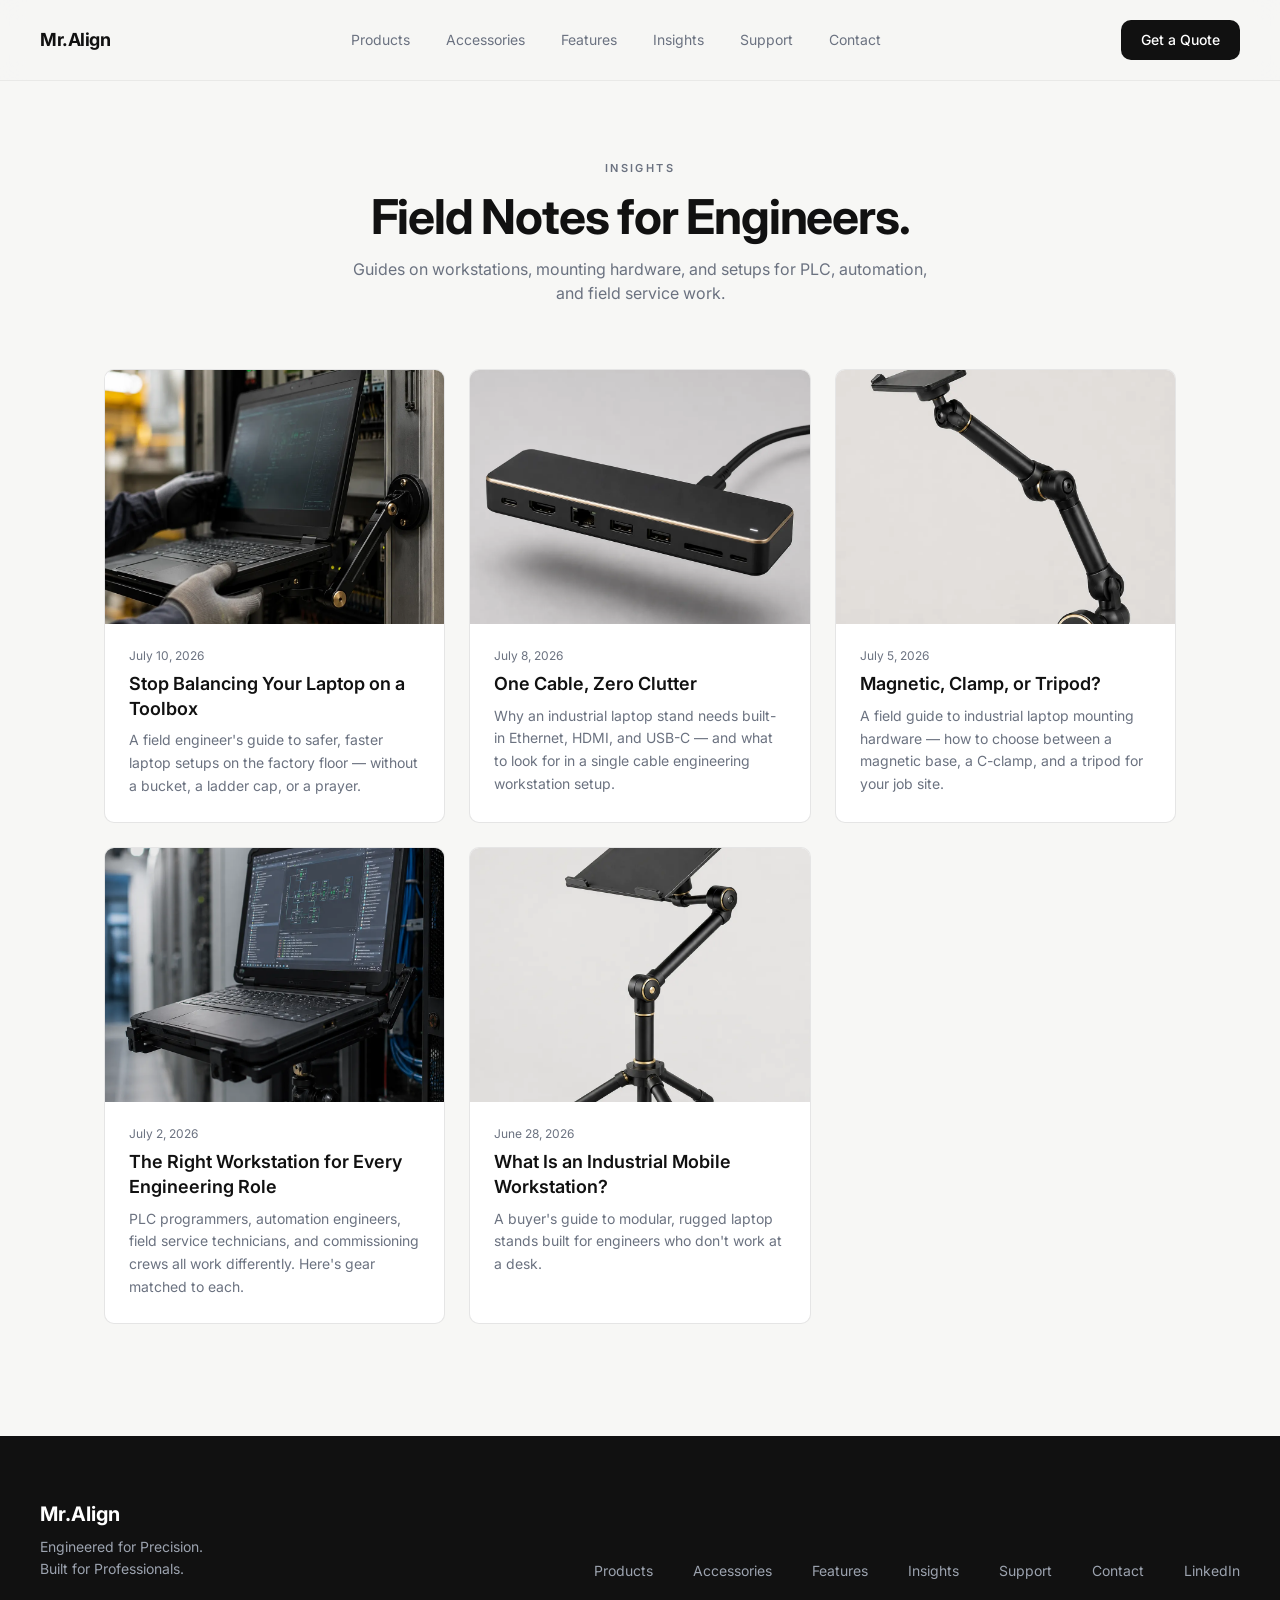
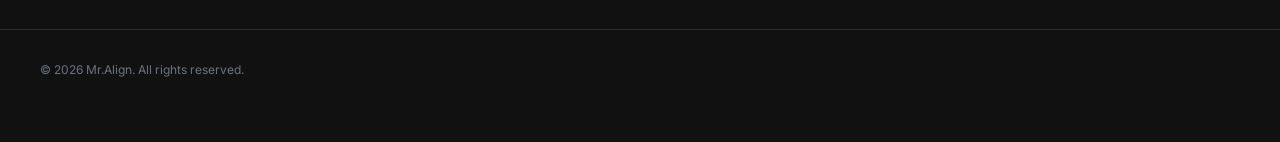
<file: blogs/index.html>
<!DOCTYPE html>
<html lang="en">
<head>
<!-- Google tag (gtag.js) -->
<script async src="https://www.googletagmanager.com/gtag/js?id=G-BNSYEGDSQS"></script>
<script>
  window.dataLayer = window.dataLayer || [];
  function gtag(){dataLayer.push(arguments);}
  gtag('js', new Date());
  gtag('config', 'G-BNSYEGDSQS');
</script>
<meta charset="UTF-8">
<meta name="viewport" content="width=device-width, initial-scale=1.0">
<title>Insights | Mr.Align Field Engineering Blog</title>
<meta name="description" content="Guides on industrial mobile workstations, PLC programming setups, mounting hardware, and field engineering best practices from Mr.Align.">
<link rel="icon" type="image/x-icon" href="../favicon.ico">
<link rel="icon" type="image/png" sizes="32x32" href="../favicon-32.png">
<link rel="icon" type="image/png" sizes="16x16" href="../favicon-16.png">
<link rel="apple-touch-icon" sizes="180x180" href="../apple-touch-icon.png">
<link rel="canonical" href="https://akileswar1606.github.io/mralign/blogs/index.html">
<meta property="og:type" content="website">
<meta property="og:title" content="Insights | Mr.Align Field Engineering Blog">
<meta property="og:description" content="Guides on industrial mobile workstations, PLC programming setups, mounting hardware, and field engineering best practices from Mr.Align.">
<meta property="og:url" content="https://akileswar1606.github.io/mralign/blogs/index.html">
<meta property="og:site_name" content="Mr.Align">
<meta property="og:image" content="https://akileswar1606.github.io/mralign/images/hero-render.webp">
<meta name="twitter:card" content="summary_large_image">
<meta name="twitter:title" content="Insights | Mr.Align Field Engineering Blog">
<meta name="twitter:description" content="Guides on industrial mobile workstations, PLC programming setups, mounting hardware, and field engineering best practices from Mr.Align.">
<meta name="twitter:image" content="https://akileswar1606.github.io/mralign/images/hero-render.webp">
<script type="application/ld+json">
{
  "@context": "https://schema.org",
  "@type": "Organization",
  "name": "Mr.Align",
  "url": "https://akileswar1606.github.io/mralign/",
  "logo": "https://akileswar1606.github.io/mralign/favicon-512.png",
  "description": "Mr.Align builds modular, rugged laptop stands and industrial mobile workstations for field engineers, PLC programmers, and automation technicians."
}
</script>
<link rel="preconnect" href="https://fonts.googleapis.com">
<link rel="preload" as="style" href="https://fonts.googleapis.com/css2?family=Inter:wght@400;500;600;700&display=swap" onload="this.onload=null;this.rel='stylesheet'">
<noscript><link rel="stylesheet" href="https://fonts.googleapis.com/css2?family=Inter:wght@400;500;600;700&display=swap"></noscript>
<link rel="preload" as="style" href="https://api.fontshare.com/v2/css?f[]=satoshi@700,900,500,400&display=swap" onload="this.onload=null;this.rel='stylesheet'">
<noscript><link rel="stylesheet" href="https://api.fontshare.com/v2/css?f[]=satoshi@700,900,500,400&display=swap"></noscript>
<link rel="stylesheet" href="../tailwind-built.css">
<style>
  html { scroll-behavior: smooth; }
  body { background-color: #F7F7F5; }
  .eyebrow {
    font-family: 'Inter', sans-serif;
    letter-spacing: 0.22em;
    text-transform: uppercase;
    font-size: 11px;
    font-weight: 600;
    color: #6B7280;
  }
  .reveal {
    opacity: 0;
    transform: translateY(14px);
    transition: opacity 0.9s ease, transform 0.9s ease;
  }
  .reveal.in {
    opacity: 1;
    transform: translateY(0);
  }
  .card-hover {
    transition: border-color 0.35s ease, transform 0.35s ease;
  }
  .card-hover:hover {
    border-color: #C8A66A;
    transform: translateY(-4px);
  }
  @media (prefers-reduced-motion: reduce) {
    html { scroll-behavior: auto; }
    .reveal { transition: none !important; opacity: 1 !important; transform: none !important; }
  }
  .prose-body p { margin-bottom: 1.25em; line-height: 1.75; color: #374151; }
  .prose-body h2 { font-family: 'Satoshi', 'Inter', sans-serif; font-weight: 700; font-size: 1.75rem; margin-top: 2em; margin-bottom: 0.6em; letter-spacing: -0.01em; }
  .prose-body h3 { font-family: 'Satoshi', 'Inter', sans-serif; font-weight: 600; font-size: 1.25rem; margin-top: 1.6em; margin-bottom: 0.5em; }
  .prose-body ul { list-style: disc; padding-left: 1.4em; margin-bottom: 1.25em; color: #374151; }
  .prose-body li { margin-bottom: 0.4em; }
</style>
</head>
<body class="bg-canvas text-ink font-body antialiased">
<header class="fixed top-0 inset-x-0 z-50 bg-canvas/80 backdrop-blur-md border-b border-black/5">
  <div class="max-w-7xl mx-auto px-6 lg:px-10 h-20 flex items-center justify-between">
    <a href="../index.html" class="font-display font-bold text-lg tracking-tight">Mr.Align</a>
    <nav class="hidden md:flex items-center gap-9 text-sm text-muted">
      <a href="../index.html#mounts" class="hover:text-ink transition-colors">Products</a>
      <a href="../index.html#accessories" class="hover:text-ink transition-colors">Accessories</a>
      <a href="../Additional/features.html" class="hover:text-ink transition-colors">Features</a>
      <a href="../blogs/index.html" class="hover:text-ink transition-colors">Insights</a>
      <a href="../Additional/support.html" class="hover:text-ink transition-colors">Support</a>
      <a href="../Additional/contact.html" class="hover:text-ink transition-colors">Contact</a>
    </nav>
    <a href="../Additional/contact.html" class="bg-ink text-white text-sm font-medium px-5 py-2.5 rounded-btn hover:bg-black/80 transition-colors">
      Get a Quote
    </a>
  </div>
</header>

<section class="max-w-6xl mx-auto px-6 lg:px-10 pt-40 pb-28">
  <div class="reveal text-center mb-16">
    <p class="eyebrow mb-4">Insights</p>
    <h1 class="font-display font-bold text-4xl sm:text-5xl tracking-tight">Field Notes for Engineers.</h1>
    <p class="mt-4 text-muted max-w-xl mx-auto">Guides on workstations, mounting hardware, and setups for PLC, automation, and field service work.</p>
  </div>

  <div id="blog-grid" class="reveal grid sm:grid-cols-2 lg:grid-cols-3 gap-6"></div>
</section>

<script src="manifest.js"></script>
<script>
  const grid = document.getElementById('blog-grid');
  const sorted = [...blogPosts].sort((a, b) => new Date(b.date) - new Date(a.date));
  grid.innerHTML = sorted.map(post => `
    <a href="${post.file}" class="card-hover block border border-black/10 rounded-btn overflow-hidden bg-white">
      <img src="${post.image}" alt="${post.title}" class="w-full aspect-[4/3] object-cover" loading="lazy" decoding="async">
      <div class="p-6">
        <p class="text-xs text-muted mb-2">${new Date(post.date).toLocaleDateString('en-US', { month: 'long', day: 'numeric', year: 'numeric' })}</p>
        <h3 class="font-display font-semibold text-lg mb-2 leading-snug">${post.title}</h3>
        <p class="text-sm text-muted leading-relaxed">${post.excerpt}</p>
      </div>
    </a>
  `).join('');
</script>
<footer id="footer" class="bg-ink py-16">
  <div class="max-w-7xl mx-auto px-6 lg:px-10 flex flex-col md:flex-row md:items-end justify-between gap-10">
    <div>
      <p class="font-display font-bold text-xl text-white mb-2">Mr.Align</p>
      <p class="text-sm text-gray-400 max-w-xs leading-relaxed">Engineered for Precision.<br>Built for Professionals.</p>
    </div>
    <nav class="flex flex-wrap gap-x-10 gap-y-3 text-sm text-gray-400">
      <a href="../index.html#mounts" class="hover:text-white transition-colors">Products</a>
      <a href="../index.html#accessories" class="hover:text-white transition-colors">Accessories</a>
      <a href="../Additional/features.html" class="hover:text-white transition-colors">Features</a>
      <a href="../blogs/index.html" class="hover:text-white transition-colors">Insights</a>
      <a href="../Additional/support.html" class="hover:text-white transition-colors">Support</a>
      <a href="../Additional/contact.html" class="hover:text-white transition-colors">Contact</a>
      <a href="#" class="hover:text-white transition-colors">LinkedIn</a>
    </nav>
  </div>
  <div class="max-w-7xl mx-auto px-6 lg:px-10 mt-12 pt-8 border-t border-white/10">
    <p class="text-xs text-gray-500">&copy; 2026 Mr.Align. All rights reserved.</p>
  </div>
</footer>
<script>
  const revealEls = document.querySelectorAll('.reveal');
  const io = new IntersectionObserver((entries) => {
    entries.forEach(entry => {
      if (entry.isIntersecting) {
        entry.target.classList.add('in');
        io.unobserve(entry.target);
      }
    });
  }, { threshold: 0.15 });
  revealEls.forEach(el => io.observe(el));
</script>
</body>
</html>
</file>
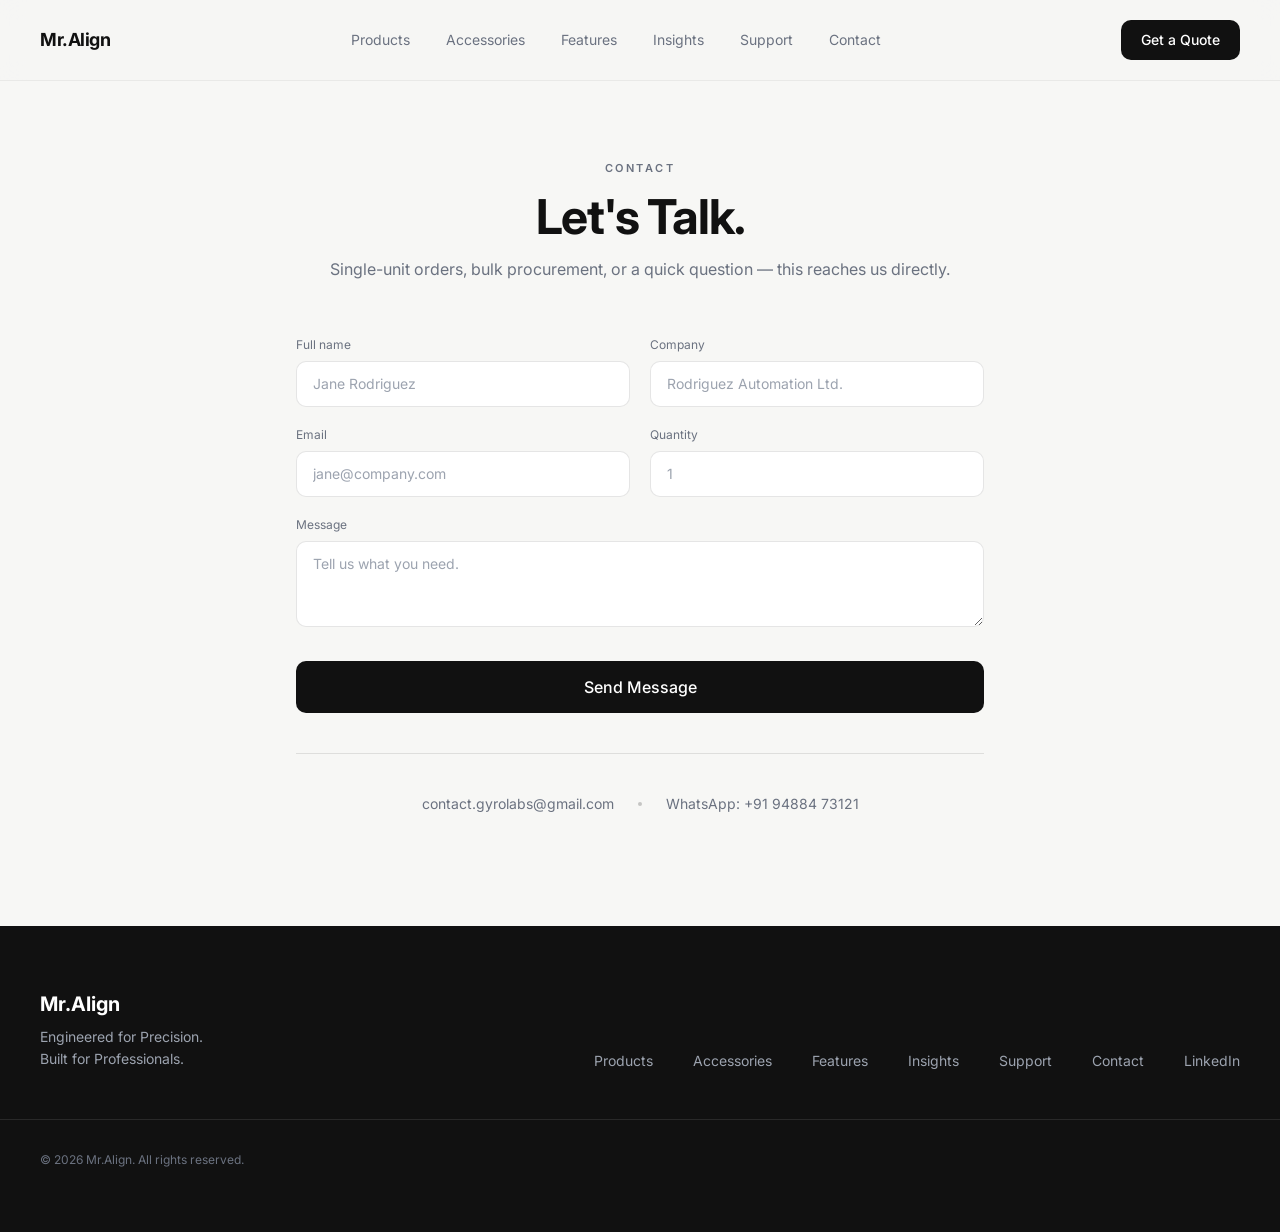
<file: Additional/contact.html>
<!DOCTYPE html>
<html lang="en">
<head>
<!-- Google tag (gtag.js) -->
<script async src="https://www.googletagmanager.com/gtag/js?id=G-BNSYEGDSQS"></script>
<script>
  window.dataLayer = window.dataLayer || [];
  function gtag(){dataLayer.push(arguments);}
  gtag('js', new Date());
  gtag('config', 'G-BNSYEGDSQS');
</script>
<meta charset="UTF-8">
<meta name="viewport" content="width=device-width, initial-scale=1.0">
<title>Contact | Mr.Align Industrial Mobile Workstation</title>
<meta name="description" content="Get a quote for the Mr.Align industrial mobile workstation. Single units, bulk procurement, GST invoicing, and fleet rollouts.">
<link rel="icon" type="image/x-icon" href="../favicon.ico">
<link rel="icon" type="image/png" sizes="32x32" href="../favicon-32.png">
<link rel="icon" type="image/png" sizes="16x16" href="../favicon-16.png">
<link rel="apple-touch-icon" sizes="180x180" href="../apple-touch-icon.png">
<link rel="canonical" href="https://akileswar1606.github.io/mralign/Additional/contact.html">
<meta property="og:type" content="website">
<meta property="og:title" content="Contact | Mr.Align Industrial Mobile Workstation">
<meta property="og:description" content="Get a quote for the Mr.Align industrial mobile workstation. Single units, bulk procurement, GST invoicing, and fleet rollouts.">
<meta property="og:url" content="https://akileswar1606.github.io/mralign/Additional/contact.html">
<meta property="og:site_name" content="Mr.Align">
<meta property="og:image" content="https://akileswar1606.github.io/mralign/images/hero-render.webp">
<meta name="twitter:card" content="summary_large_image">
<meta name="twitter:title" content="Contact | Mr.Align Industrial Mobile Workstation">
<meta name="twitter:description" content="Get a quote for the Mr.Align industrial mobile workstation. Single units, bulk procurement, GST invoicing, and fleet rollouts.">
<meta name="twitter:image" content="https://akileswar1606.github.io/mralign/images/hero-render.webp">
<script type="application/ld+json">
{
  "@context": "https://schema.org",
  "@type": "Organization",
  "name": "Mr.Align",
  "url": "https://akileswar1606.github.io/mralign/",
  "logo": "https://akileswar1606.github.io/mralign/favicon-512.png",
  "description": "Mr.Align builds modular, rugged laptop stands and industrial mobile workstations for field engineers, PLC programmers, and automation technicians."
}
</script>
<link rel="preconnect" href="https://fonts.googleapis.com">
<link rel="preload" as="style" href="https://fonts.googleapis.com/css2?family=Inter:wght@400;500;600;700&display=swap" onload="this.onload=null;this.rel='stylesheet'">
<noscript><link rel="stylesheet" href="https://fonts.googleapis.com/css2?family=Inter:wght@400;500;600;700&display=swap"></noscript>
<link rel="preload" as="style" href="https://api.fontshare.com/v2/css?f[]=satoshi@700,900,500,400&display=swap" onload="this.onload=null;this.rel='stylesheet'">
<noscript><link rel="stylesheet" href="https://api.fontshare.com/v2/css?f[]=satoshi@700,900,500,400&display=swap"></noscript>
<link rel="stylesheet" href="../tailwind-built.css">
<style>
  html { scroll-behavior: smooth; }
  body { background-color: #F7F7F5; }
  .eyebrow {
    font-family: 'Inter', sans-serif;
    letter-spacing: 0.22em;
    text-transform: uppercase;
    font-size: 11px;
    font-weight: 600;
    color: #6B7280;
  }
  .reveal {
    opacity: 0;
    transform: translateY(14px);
    transition: opacity 0.9s ease, transform 0.9s ease;
  }
  .reveal.in {
    opacity: 1;
    transform: translateY(0);
  }
  .card-hover {
    transition: border-color 0.35s ease, transform 0.35s ease;
  }
  .card-hover:hover {
    border-color: #C8A66A;
    transform: translateY(-4px);
  }
  @media (prefers-reduced-motion: reduce) {
    html { scroll-behavior: auto; }
    .reveal { transition: none !important; opacity: 1 !important; transform: none !important; }
  }
  .prose-body p { margin-bottom: 1.25em; line-height: 1.75; color: #374151; }
  .prose-body h2 { font-family: 'Satoshi', 'Inter', sans-serif; font-weight: 700; font-size: 1.75rem; margin-top: 2em; margin-bottom: 0.6em; letter-spacing: -0.01em; }
  .prose-body h3 { font-family: 'Satoshi', 'Inter', sans-serif; font-weight: 600; font-size: 1.25rem; margin-top: 1.6em; margin-bottom: 0.5em; }
  .prose-body ul { list-style: disc; padding-left: 1.4em; margin-bottom: 1.25em; color: #374151; }
  .prose-body li { margin-bottom: 0.4em; }
</style>
</head>
<body class="bg-canvas text-ink font-body antialiased">
<header class="fixed top-0 inset-x-0 z-50 bg-canvas/80 backdrop-blur-md border-b border-black/5">
  <div class="max-w-7xl mx-auto px-6 lg:px-10 h-20 flex items-center justify-between">
    <a href="../index.html" class="font-display font-bold text-lg tracking-tight">Mr.Align</a>
    <nav class="hidden md:flex items-center gap-9 text-sm text-muted">
      <a href="../index.html#mounts" class="hover:text-ink transition-colors">Products</a>
      <a href="../index.html#accessories" class="hover:text-ink transition-colors">Accessories</a>
      <a href="../Additional/features.html" class="hover:text-ink transition-colors">Features</a>
      <a href="../blogs/index.html" class="hover:text-ink transition-colors">Insights</a>
      <a href="../Additional/support.html" class="hover:text-ink transition-colors">Support</a>
      <a href="../Additional/contact.html" class="hover:text-ink transition-colors">Contact</a>
    </nav>
    <a href="../Additional/contact.html" class="bg-ink text-white text-sm font-medium px-5 py-2.5 rounded-btn hover:bg-black/80 transition-colors">
      Get a Quote
    </a>
  </div>
</header>

<section class="max-w-3xl mx-auto px-6 lg:px-10 pt-40 pb-28">
  <div class="reveal text-center mb-14">
    <p class="eyebrow mb-4">Contact</p>
    <h1 class="font-display font-bold text-4xl sm:text-5xl tracking-tight mb-4">Let's Talk.</h1>
    <p class="text-muted">Single-unit orders, bulk procurement, or a quick question — this reaches us directly.</p>
  </div>

  <form action="https://formsubmit.co/contact.gyrolabs@gmail.com" method="POST" class="reveal grid sm:grid-cols-2 gap-5">
    <input type="hidden" name="_subject" value="New Mr.Align website inquiry">
    <input type="hidden" name="_template" value="table">
    <input type="hidden" name="_captcha" value="false">
    <input type="text" name="_honey" style="display:none">

    <div>
      <label class="text-xs text-muted block mb-2">Full name</label>
      <input type="text" name="Full name" required placeholder="Jane Rodriguez" class="w-full bg-white border border-black/10 rounded-btn px-4 py-3 text-sm focus:outline-none focus:border-ink">
    </div>
    <div>
      <label class="text-xs text-muted block mb-2">Company</label>
      <input type="text" name="Company" placeholder="Rodriguez Automation Ltd." class="w-full bg-white border border-black/10 rounded-btn px-4 py-3 text-sm focus:outline-none focus:border-ink">
    </div>
    <div>
      <label class="text-xs text-muted block mb-2">Email</label>
      <input type="email" name="Email" required placeholder="jane@company.com" class="w-full bg-white border border-black/10 rounded-btn px-4 py-3 text-sm focus:outline-none focus:border-ink">
    </div>
    <div>
      <label class="text-xs text-muted block mb-2">Quantity</label>
      <input type="number" name="Quantity" min="1" placeholder="1" class="w-full bg-white border border-black/10 rounded-btn px-4 py-3 text-sm focus:outline-none focus:border-ink">
    </div>
    <div class="sm:col-span-2">
      <label class="text-xs text-muted block mb-2">Message</label>
      <textarea rows="3" name="Message" placeholder="Tell us what you need." class="w-full bg-white border border-black/10 rounded-btn px-4 py-3 text-sm focus:outline-none focus:border-ink"></textarea>
    </div>

    <button type="submit" class="sm:col-span-2 mt-2 bg-ink text-white font-medium px-8 py-3.5 rounded-btn hover:bg-black/80 transition-colors">
      Send Message
    </button>
  </form>

  <div class="reveal flex flex-wrap items-center justify-center gap-6 mt-10 pt-10 border-t border-black/10 text-sm text-muted">
    <a href="mailto:contact.gyrolabs@gmail.com" class="hover:text-ink transition-colors">contact.gyrolabs@gmail.com</a>
    <span class="w-1 h-1 bg-black/20 rounded-full"></span>
    <a href="https://wa.me/919488473121" target="_blank" rel="noopener noreferrer" class="hover:text-ink transition-colors">WhatsApp: +91 94884 73121</a>
  </div>
</section>
<footer id="footer" class="bg-ink py-16">
  <div class="max-w-7xl mx-auto px-6 lg:px-10 flex flex-col md:flex-row md:items-end justify-between gap-10">
    <div>
      <p class="font-display font-bold text-xl text-white mb-2">Mr.Align</p>
      <p class="text-sm text-gray-400 max-w-xs leading-relaxed">Engineered for Precision.<br>Built for Professionals.</p>
    </div>
    <nav class="flex flex-wrap gap-x-10 gap-y-3 text-sm text-gray-400">
      <a href="../index.html#mounts" class="hover:text-white transition-colors">Products</a>
      <a href="../index.html#accessories" class="hover:text-white transition-colors">Accessories</a>
      <a href="../Additional/features.html" class="hover:text-white transition-colors">Features</a>
      <a href="../blogs/index.html" class="hover:text-white transition-colors">Insights</a>
      <a href="../Additional/support.html" class="hover:text-white transition-colors">Support</a>
      <a href="../Additional/contact.html" class="hover:text-white transition-colors">Contact</a>
      <a href="#" class="hover:text-white transition-colors">LinkedIn</a>
    </nav>
  </div>
  <div class="max-w-7xl mx-auto px-6 lg:px-10 mt-12 pt-8 border-t border-white/10">
    <p class="text-xs text-gray-500">&copy; 2026 Mr.Align. All rights reserved.</p>
  </div>
</footer>
<script>
  const revealEls = document.querySelectorAll('.reveal');
  const io = new IntersectionObserver((entries) => {
    entries.forEach(entry => {
      if (entry.isIntersecting) {
        entry.target.classList.add('in');
        io.unobserve(entry.target);
      }
    });
  }, { threshold: 0.15 });
  revealEls.forEach(el => io.observe(el));
</script>
</body>
</html>
</file>
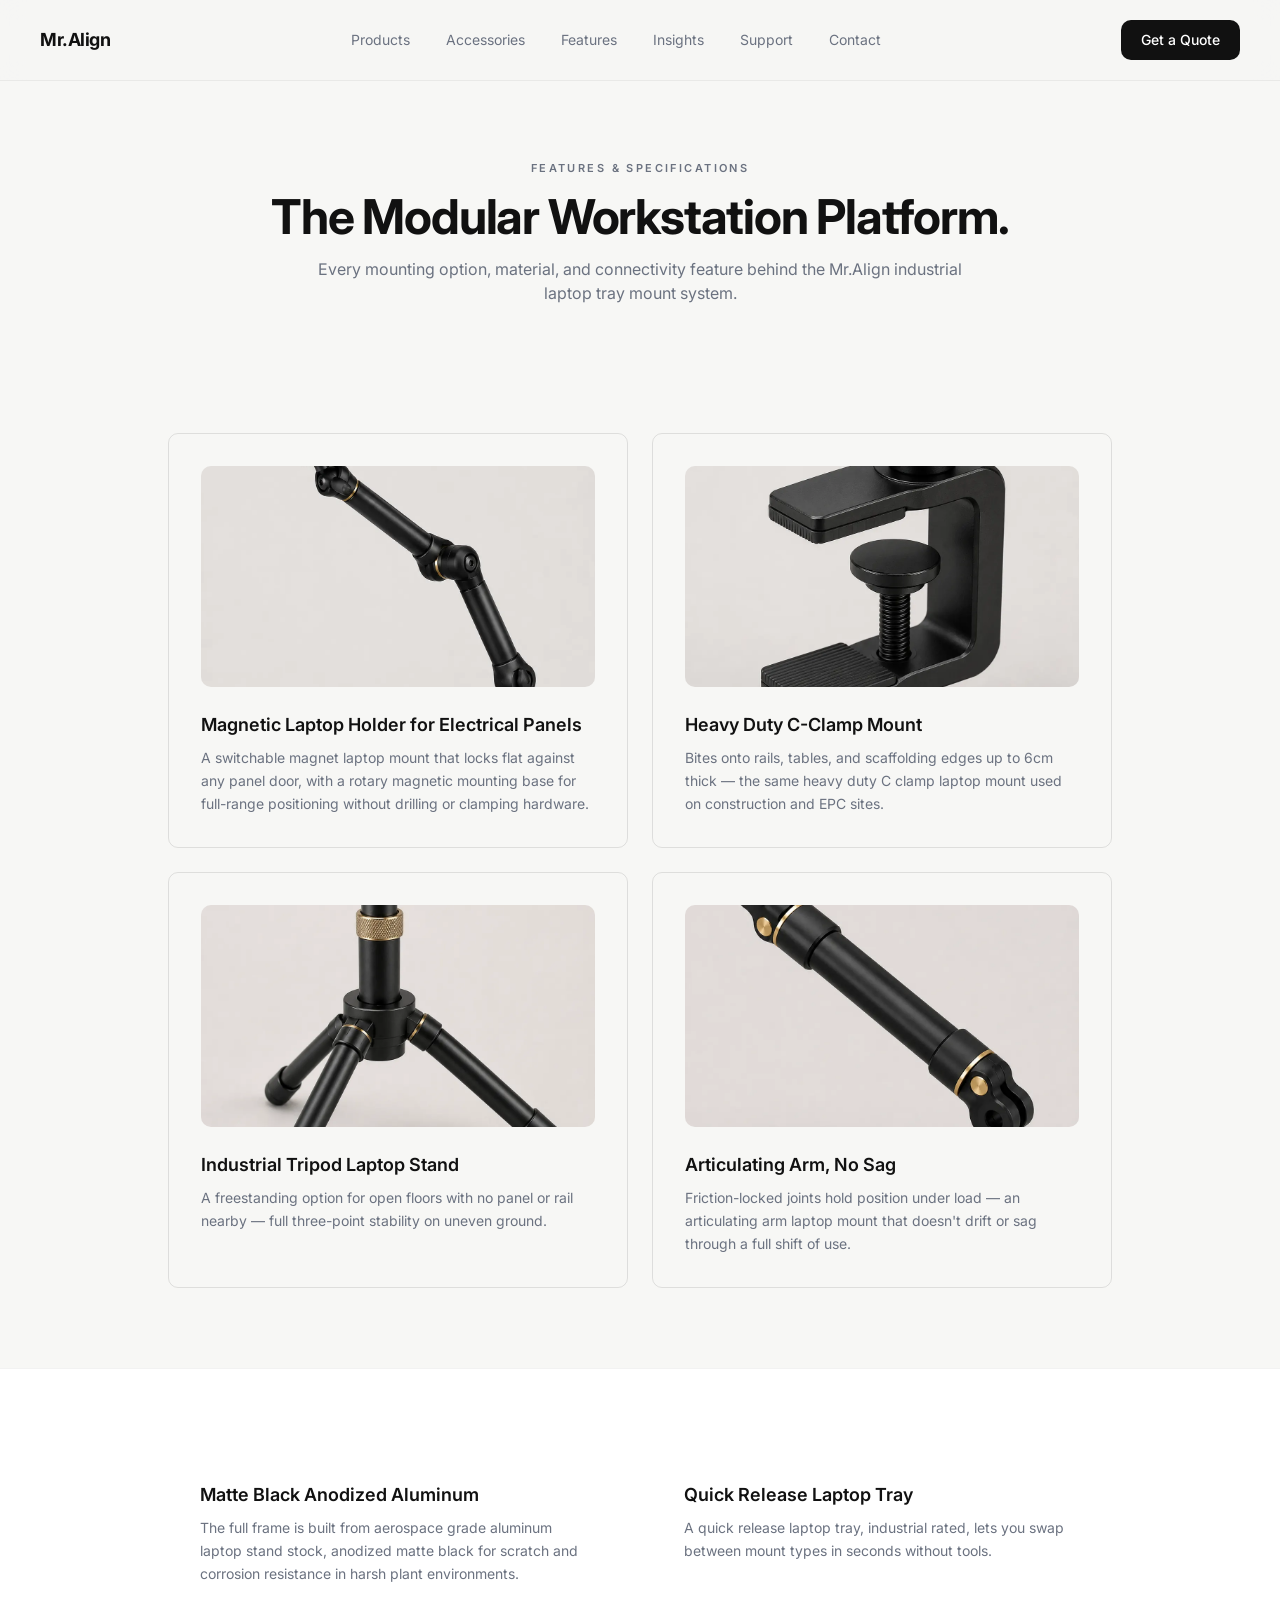
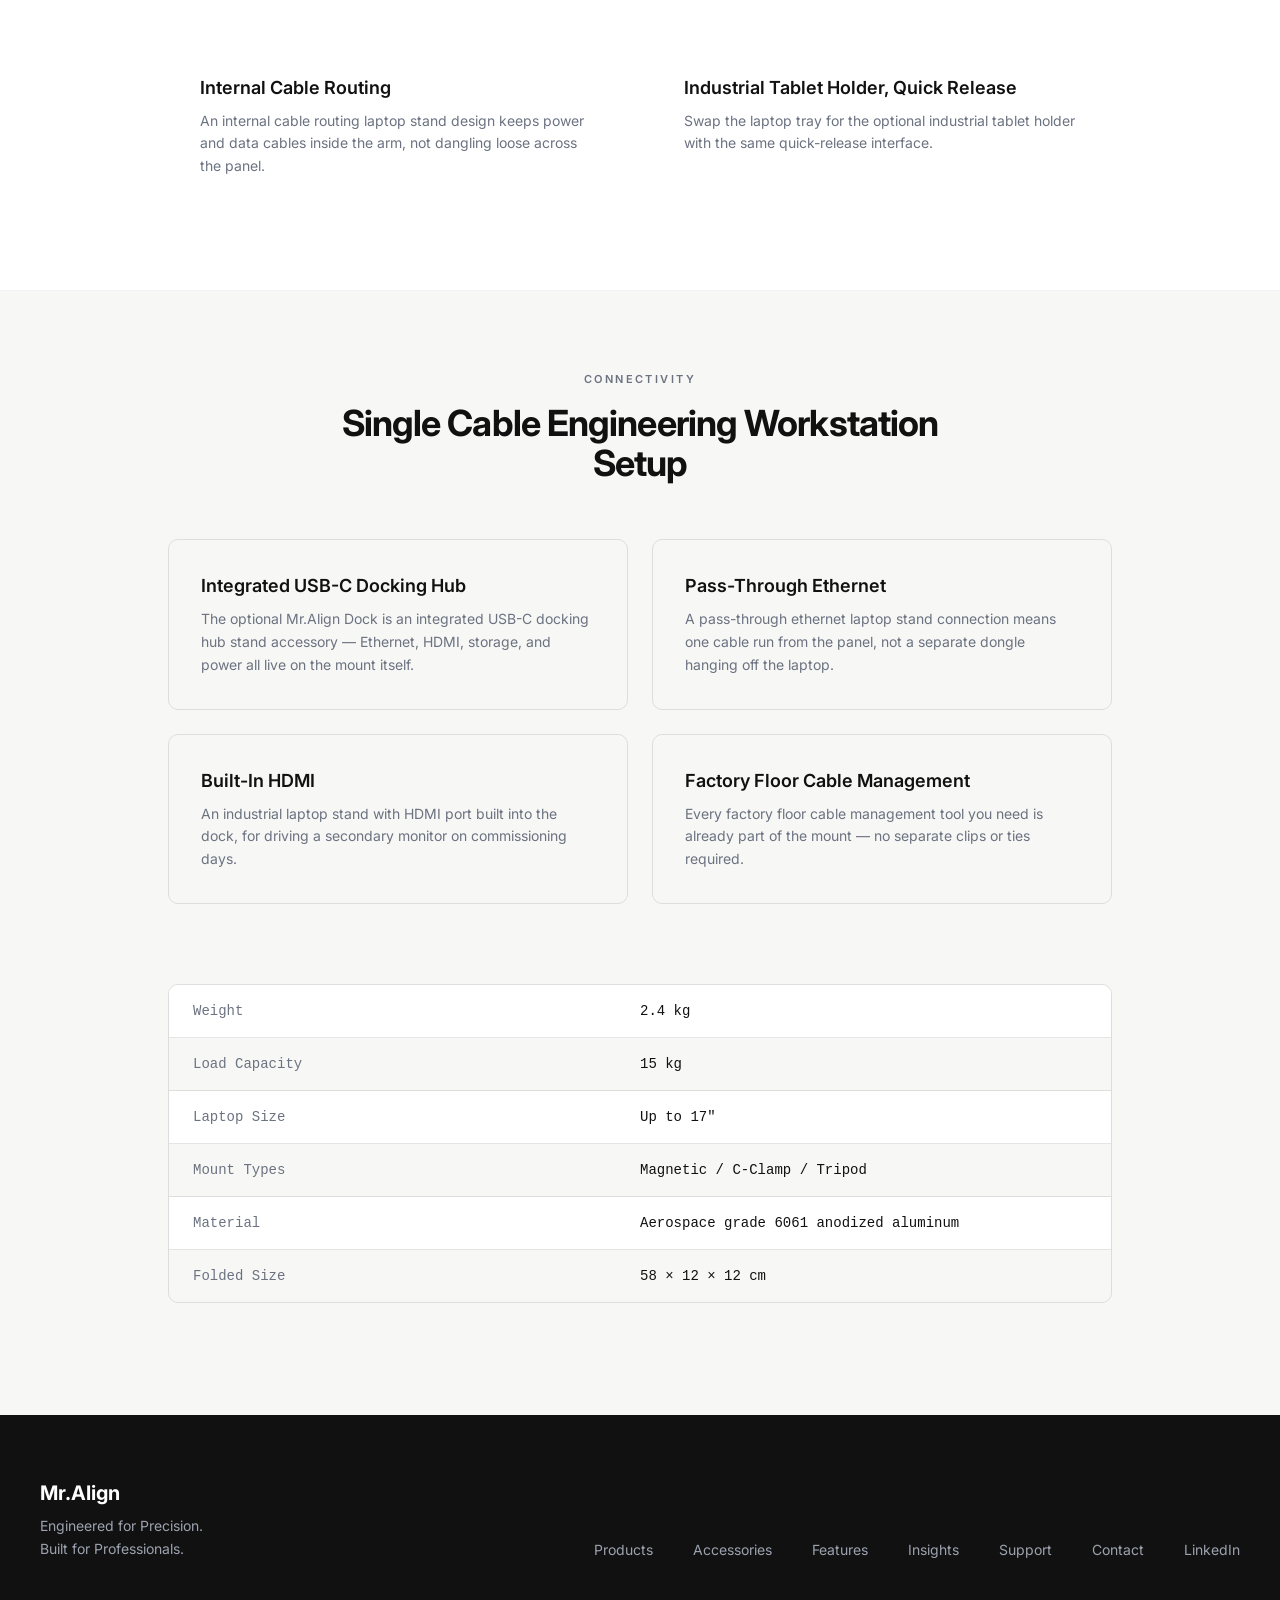
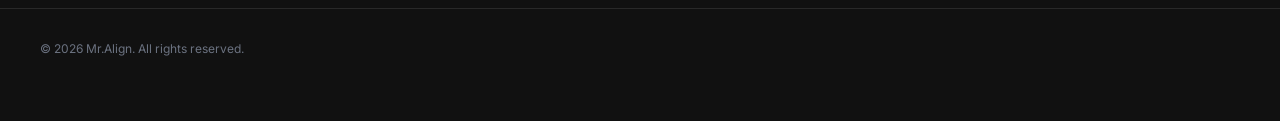
<file: Additional/features.html>
<!DOCTYPE html>
<html lang="en">
<head>
<!-- Google tag (gtag.js) -->
<script async src="https://www.googletagmanager.com/gtag/js?id=G-BNSYEGDSQS"></script>
<script>
  window.dataLayer = window.dataLayer || [];
  function gtag(){dataLayer.push(arguments);}
  gtag('js', new Date());
  gtag('config', 'G-BNSYEGDSQS');
</script>
<meta charset="UTF-8">
<meta name="viewport" content="width=device-width, initial-scale=1.0">
<title>Features & Specifications | Mr.Align Modular Workstation Platform</title>
<meta name="description" content="Explore the modular workstation platform behind Mr.Align: magnetic mounting, C-clamp, tripod, aerospace grade aluminum, and integrated USB-C connectivity.">
<link rel="icon" type="image/x-icon" href="../favicon.ico">
<link rel="icon" type="image/png" sizes="32x32" href="../favicon-32.png">
<link rel="icon" type="image/png" sizes="16x16" href="../favicon-16.png">
<link rel="apple-touch-icon" sizes="180x180" href="../apple-touch-icon.png">
<link rel="canonical" href="https://akileswar1606.github.io/mralign/Additional/features.html">
<meta property="og:type" content="website">
<meta property="og:title" content="Features & Specifications | Mr.Align Modular Workstation Platform">
<meta property="og:description" content="Explore the modular workstation platform behind Mr.Align: magnetic mounting, C-clamp, tripod, aerospace grade aluminum, and integrated USB-C connectivity.">
<meta property="og:url" content="https://akileswar1606.github.io/mralign/Additional/features.html">
<meta property="og:site_name" content="Mr.Align">
<meta property="og:image" content="https://akileswar1606.github.io/mralign/images/hero-render.webp">
<meta name="twitter:card" content="summary_large_image">
<meta name="twitter:title" content="Features & Specifications | Mr.Align Modular Workstation Platform">
<meta name="twitter:description" content="Explore the modular workstation platform behind Mr.Align: magnetic mounting, C-clamp, tripod, aerospace grade aluminum, and integrated USB-C connectivity.">
<meta name="twitter:image" content="https://akileswar1606.github.io/mralign/images/hero-render.webp">
<script type="application/ld+json">
{
  "@context": "https://schema.org",
  "@type": "Organization",
  "name": "Mr.Align",
  "url": "https://akileswar1606.github.io/mralign/",
  "logo": "https://akileswar1606.github.io/mralign/favicon-512.png",
  "description": "Mr.Align builds modular, rugged laptop stands and industrial mobile workstations for field engineers, PLC programmers, and automation technicians."
}
</script>
<link rel="preconnect" href="https://fonts.googleapis.com">
<link rel="preload" as="style" href="https://fonts.googleapis.com/css2?family=Inter:wght@400;500;600;700&display=swap" onload="this.onload=null;this.rel='stylesheet'">
<noscript><link rel="stylesheet" href="https://fonts.googleapis.com/css2?family=Inter:wght@400;500;600;700&display=swap"></noscript>
<link rel="preload" as="style" href="https://api.fontshare.com/v2/css?f[]=satoshi@700,900,500,400&display=swap" onload="this.onload=null;this.rel='stylesheet'">
<noscript><link rel="stylesheet" href="https://api.fontshare.com/v2/css?f[]=satoshi@700,900,500,400&display=swap"></noscript>
<link rel="stylesheet" href="../tailwind-built.css">
<style>
  html { scroll-behavior: smooth; }
  body { background-color: #F7F7F5; }
  .eyebrow {
    font-family: 'Inter', sans-serif;
    letter-spacing: 0.22em;
    text-transform: uppercase;
    font-size: 11px;
    font-weight: 600;
    color: #6B7280;
  }
  .reveal {
    opacity: 0;
    transform: translateY(14px);
    transition: opacity 0.9s ease, transform 0.9s ease;
  }
  .reveal.in {
    opacity: 1;
    transform: translateY(0);
  }
  .card-hover {
    transition: border-color 0.35s ease, transform 0.35s ease;
  }
  .card-hover:hover {
    border-color: #C8A66A;
    transform: translateY(-4px);
  }
  @media (prefers-reduced-motion: reduce) {
    html { scroll-behavior: auto; }
    .reveal { transition: none !important; opacity: 1 !important; transform: none !important; }
  }
  .prose-body p { margin-bottom: 1.25em; line-height: 1.75; color: #374151; }
  .prose-body h2 { font-family: 'Satoshi', 'Inter', sans-serif; font-weight: 700; font-size: 1.75rem; margin-top: 2em; margin-bottom: 0.6em; letter-spacing: -0.01em; }
  .prose-body h3 { font-family: 'Satoshi', 'Inter', sans-serif; font-weight: 600; font-size: 1.25rem; margin-top: 1.6em; margin-bottom: 0.5em; }
  .prose-body ul { list-style: disc; padding-left: 1.4em; margin-bottom: 1.25em; color: #374151; }
  .prose-body li { margin-bottom: 0.4em; }
</style>
</head>
<body class="bg-canvas text-ink font-body antialiased">
<header class="fixed top-0 inset-x-0 z-50 bg-canvas/80 backdrop-blur-md border-b border-black/5">
  <div class="max-w-7xl mx-auto px-6 lg:px-10 h-20 flex items-center justify-between">
    <a href="../index.html" class="font-display font-bold text-lg tracking-tight">Mr.Align</a>
    <nav class="hidden md:flex items-center gap-9 text-sm text-muted">
      <a href="../index.html#mounts" class="hover:text-ink transition-colors">Products</a>
      <a href="../index.html#accessories" class="hover:text-ink transition-colors">Accessories</a>
      <a href="../Additional/features.html" class="hover:text-ink transition-colors">Features</a>
      <a href="../blogs/index.html" class="hover:text-ink transition-colors">Insights</a>
      <a href="../Additional/support.html" class="hover:text-ink transition-colors">Support</a>
      <a href="../Additional/contact.html" class="hover:text-ink transition-colors">Contact</a>
    </nav>
    <a href="../Additional/contact.html" class="bg-ink text-white text-sm font-medium px-5 py-2.5 rounded-btn hover:bg-black/80 transition-colors">
      Get a Quote
    </a>
  </div>
</header>

<section class="max-w-5xl mx-auto px-6 lg:px-10 pt-40 pb-16">
  <div class="reveal text-center mb-16">
    <p class="eyebrow mb-4">Features &amp; Specifications</p>
    <h1 class="font-display font-bold text-4xl sm:text-5xl tracking-tight">The Modular Workstation Platform.</h1>
    <p class="mt-4 text-muted max-w-2xl mx-auto">Every mounting option, material, and connectivity feature behind the Mr.Align industrial laptop tray mount system.</p>
  </div>
</section>

<section class="max-w-5xl mx-auto px-6 lg:px-10 pb-20">
  <div class="reveal grid sm:grid-cols-2 gap-6">
    <div class="border border-black/10 rounded-btn p-8">
      <img src="../images/mount-magnetic-arm.webp" alt="Magnetic laptop holder for electrical panels" class="w-full aspect-video object-cover rounded-btn mb-6" loading="eager" decoding="async">
      <h3 class="font-display font-semibold text-lg mb-2">Magnetic Laptop Holder for Electrical Panels</h3>
      <p class="text-sm text-muted leading-relaxed">A switchable magnet laptop mount that locks flat against any panel door, with a rotary magnetic mounting base for full-range positioning without drilling or clamping hardware.</p>
    </div>
    <div class="border border-black/10 rounded-btn p-8">
      <img src="../images/mount-c-clamp.webp" alt="Heavy duty C clamp laptop mount" class="w-full aspect-video object-cover rounded-btn mb-6" loading="lazy" decoding="async">
      <h3 class="font-display font-semibold text-lg mb-2">Heavy Duty C-Clamp Mount</h3>
      <p class="text-sm text-muted leading-relaxed">Bites onto rails, tables, and scaffolding edges up to 6cm thick — the same heavy duty C clamp laptop mount used on construction and EPC sites.</p>
    </div>
    <div class="border border-black/10 rounded-btn p-8">
      <img src="../images/mount-tripod.webp" alt="Industrial tripod laptop stand" class="w-full aspect-video object-cover rounded-btn mb-6" loading="lazy" decoding="async">
      <h3 class="font-display font-semibold text-lg mb-2">Industrial Tripod Laptop Stand</h3>
      <p class="text-sm text-muted leading-relaxed">A freestanding option for open floors with no panel or rail nearby — full three-point stability on uneven ground.</p>
    </div>
    <div class="border border-black/10 rounded-btn p-8">
      <img src="../images/part-arm-segment.webp" alt="Articulating arm laptop mount with no sag" class="w-full aspect-video object-cover rounded-btn mb-6" loading="lazy" decoding="async">
      <h3 class="font-display font-semibold text-lg mb-2">Articulating Arm, No Sag</h3>
      <p class="text-sm text-muted leading-relaxed">Friction-locked joints hold position under load — an articulating arm laptop mount that doesn't drift or sag through a full shift of use.</p>
    </div>
  </div>
</section>

<section class="bg-white border-y border-black/5 py-20">
  <div class="max-w-5xl mx-auto px-6 lg:px-10">
    <div class="reveal grid sm:grid-cols-2 gap-6">
      <div class="p-8">
        <h3 class="font-display font-semibold text-lg mb-2">Matte Black Anodized Aluminum</h3>
        <p class="text-sm text-muted leading-relaxed">The full frame is built from aerospace grade aluminum laptop stand stock, anodized matte black for scratch and corrosion resistance in harsh plant environments.</p>
      </div>
      <div class="p-8">
        <h3 class="font-display font-semibold text-lg mb-2">Quick Release Laptop Tray</h3>
        <p class="text-sm text-muted leading-relaxed">A quick release laptop tray, industrial rated, lets you swap between mount types in seconds without tools.</p>
      </div>
      <div class="p-8">
        <h3 class="font-display font-semibold text-lg mb-2">Internal Cable Routing</h3>
        <p class="text-sm text-muted leading-relaxed">An internal cable routing laptop stand design keeps power and data cables inside the arm, not dangling loose across the panel.</p>
      </div>
      <div class="p-8">
        <h3 class="font-display font-semibold text-lg mb-2">Industrial Tablet Holder, Quick Release</h3>
        <p class="text-sm text-muted leading-relaxed">Swap the laptop tray for the optional industrial tablet holder with the same quick-release interface.</p>
      </div>
    </div>
  </div>
</section>

<section class="max-w-5xl mx-auto px-6 lg:px-10 py-20">
  <div class="reveal text-center max-w-2xl mx-auto mb-14">
    <p class="eyebrow mb-4">Connectivity</p>
    <h2 class="font-display font-bold text-3xl sm:text-4xl tracking-tight">Single Cable Engineering Workstation Setup</h2>
  </div>
  <div class="reveal grid sm:grid-cols-2 gap-6">
    <div class="border border-black/10 rounded-btn p-8">
      <h3 class="font-display font-semibold text-lg mb-2">Integrated USB-C Docking Hub</h3>
      <p class="text-sm text-muted leading-relaxed">The optional Mr.Align Dock is an integrated USB-C docking hub stand accessory — Ethernet, HDMI, storage, and power all live on the mount itself.</p>
    </div>
    <div class="border border-black/10 rounded-btn p-8">
      <h3 class="font-display font-semibold text-lg mb-2">Pass-Through Ethernet</h3>
      <p class="text-sm text-muted leading-relaxed">A pass-through ethernet laptop stand connection means one cable run from the panel, not a separate dongle hanging off the laptop.</p>
    </div>
    <div class="border border-black/10 rounded-btn p-8">
      <h3 class="font-display font-semibold text-lg mb-2">Built-In HDMI</h3>
      <p class="text-sm text-muted leading-relaxed">An industrial laptop stand with HDMI port built into the dock, for driving a secondary monitor on commissioning days.</p>
    </div>
    <div class="border border-black/10 rounded-btn p-8">
      <h3 class="font-display font-semibold text-lg mb-2">Factory Floor Cable Management</h3>
      <p class="text-sm text-muted leading-relaxed">Every factory floor cable management tool you need is already part of the mount — no separate clips or ties required.</p>
    </div>
  </div>
</section>

<section class="max-w-5xl mx-auto px-6 lg:px-10 pb-28">
  <div class="reveal border border-black/10 rounded-btn font-mono text-sm overflow-hidden">
    <div class="grid sm:grid-cols-2 px-6 py-4 border-b border-black/10 bg-white"><span class="text-muted">Weight</span><span>2.4 kg</span></div>
    <div class="grid sm:grid-cols-2 px-6 py-4 border-b border-black/10"><span class="text-muted">Load Capacity</span><span>15 kg</span></div>
    <div class="grid sm:grid-cols-2 px-6 py-4 border-b border-black/10 bg-white"><span class="text-muted">Laptop Size</span><span>Up to 17"</span></div>
    <div class="grid sm:grid-cols-2 px-6 py-4 border-b border-black/10"><span class="text-muted">Mount Types</span><span>Magnetic / C-Clamp / Tripod</span></div>
    <div class="grid sm:grid-cols-2 px-6 py-4 border-b border-black/10 bg-white"><span class="text-muted">Material</span><span>Aerospace grade 6061 anodized aluminum</span></div>
    <div class="grid sm:grid-cols-2 px-6 py-4"><span class="text-muted">Folded Size</span><span>58 &times; 12 &times; 12 cm</span></div>
  </div>
</section>
<footer id="footer" class="bg-ink py-16">
  <div class="max-w-7xl mx-auto px-6 lg:px-10 flex flex-col md:flex-row md:items-end justify-between gap-10">
    <div>
      <p class="font-display font-bold text-xl text-white mb-2">Mr.Align</p>
      <p class="text-sm text-gray-400 max-w-xs leading-relaxed">Engineered for Precision.<br>Built for Professionals.</p>
    </div>
    <nav class="flex flex-wrap gap-x-10 gap-y-3 text-sm text-gray-400">
      <a href="../index.html#mounts" class="hover:text-white transition-colors">Products</a>
      <a href="../index.html#accessories" class="hover:text-white transition-colors">Accessories</a>
      <a href="../Additional/features.html" class="hover:text-white transition-colors">Features</a>
      <a href="../blogs/index.html" class="hover:text-white transition-colors">Insights</a>
      <a href="../Additional/support.html" class="hover:text-white transition-colors">Support</a>
      <a href="../Additional/contact.html" class="hover:text-white transition-colors">Contact</a>
      <a href="#" class="hover:text-white transition-colors">LinkedIn</a>
    </nav>
  </div>
  <div class="max-w-7xl mx-auto px-6 lg:px-10 mt-12 pt-8 border-t border-white/10">
    <p class="text-xs text-gray-500">&copy; 2026 Mr.Align. All rights reserved.</p>
  </div>
</footer>
<script>
  const revealEls = document.querySelectorAll('.reveal');
  const io = new IntersectionObserver((entries) => {
    entries.forEach(entry => {
      if (entry.isIntersecting) {
        entry.target.classList.add('in');
        io.unobserve(entry.target);
      }
    });
  }, { threshold: 0.15 });
  revealEls.forEach(el => io.observe(el));
</script>
</body>
</html>
</file>
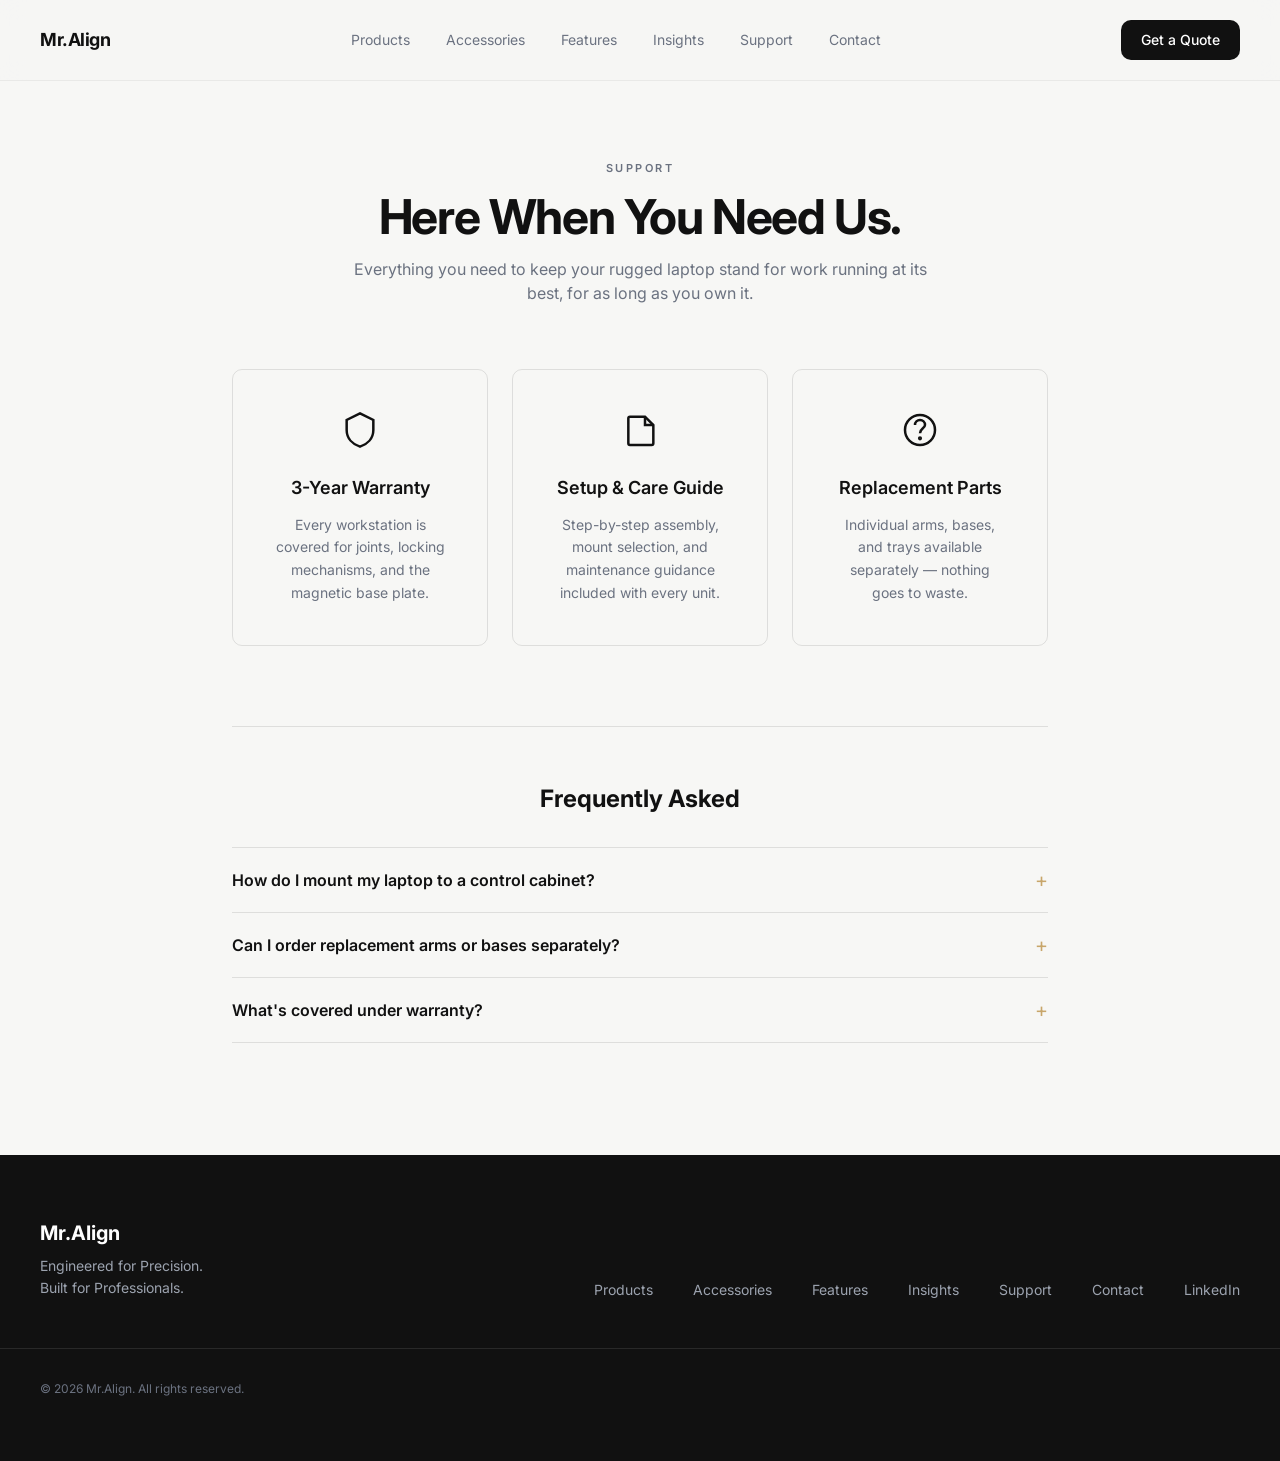
<file: Additional/support.html>
<!DOCTYPE html>
<html lang="en">
<head>
<!-- Google tag (gtag.js) -->
<script async src="https://www.googletagmanager.com/gtag/js?id=G-BNSYEGDSQS"></script>
<script>
  window.dataLayer = window.dataLayer || [];
  function gtag(){dataLayer.push(arguments);}
  gtag('js', new Date());
  gtag('config', 'G-BNSYEGDSQS');
</script>
<meta charset="UTF-8">
<meta name="viewport" content="width=device-width, initial-scale=1.0">
<title>Support | Mr.Align Industrial Mobile Workstation</title>
<meta name="description" content="Warranty, setup guidance, and replacement parts for your Mr.Align industrial mobile workstation and field engineer laptop stand.">
<link rel="icon" type="image/x-icon" href="../favicon.ico">
<link rel="icon" type="image/png" sizes="32x32" href="../favicon-32.png">
<link rel="icon" type="image/png" sizes="16x16" href="../favicon-16.png">
<link rel="apple-touch-icon" sizes="180x180" href="../apple-touch-icon.png">
<link rel="canonical" href="https://akileswar1606.github.io/mralign/Additional/support.html">
<meta property="og:type" content="website">
<meta property="og:title" content="Support | Mr.Align Industrial Mobile Workstation">
<meta property="og:description" content="Warranty, setup guidance, and replacement parts for your Mr.Align industrial mobile workstation and field engineer laptop stand.">
<meta property="og:url" content="https://akileswar1606.github.io/mralign/Additional/support.html">
<meta property="og:site_name" content="Mr.Align">
<meta property="og:image" content="https://akileswar1606.github.io/mralign/images/hero-render.webp">
<meta name="twitter:card" content="summary_large_image">
<meta name="twitter:title" content="Support | Mr.Align Industrial Mobile Workstation">
<meta name="twitter:description" content="Warranty, setup guidance, and replacement parts for your Mr.Align industrial mobile workstation and field engineer laptop stand.">
<meta name="twitter:image" content="https://akileswar1606.github.io/mralign/images/hero-render.webp">
<script type="application/ld+json">
{
  "@context": "https://schema.org",
  "@type": "Organization",
  "name": "Mr.Align",
  "url": "https://akileswar1606.github.io/mralign/",
  "logo": "https://akileswar1606.github.io/mralign/favicon-512.png",
  "description": "Mr.Align builds modular, rugged laptop stands and industrial mobile workstations for field engineers, PLC programmers, and automation technicians."
}
</script>
<link rel="preconnect" href="https://fonts.googleapis.com">
<link rel="preload" as="style" href="https://fonts.googleapis.com/css2?family=Inter:wght@400;500;600;700&display=swap" onload="this.onload=null;this.rel='stylesheet'">
<noscript><link rel="stylesheet" href="https://fonts.googleapis.com/css2?family=Inter:wght@400;500;600;700&display=swap"></noscript>
<link rel="preload" as="style" href="https://api.fontshare.com/v2/css?f[]=satoshi@700,900,500,400&display=swap" onload="this.onload=null;this.rel='stylesheet'">
<noscript><link rel="stylesheet" href="https://api.fontshare.com/v2/css?f[]=satoshi@700,900,500,400&display=swap"></noscript>
<link rel="stylesheet" href="../tailwind-built.css">
<style>
  html { scroll-behavior: smooth; }
  body { background-color: #F7F7F5; }
  .eyebrow {
    font-family: 'Inter', sans-serif;
    letter-spacing: 0.22em;
    text-transform: uppercase;
    font-size: 11px;
    font-weight: 600;
    color: #6B7280;
  }
  .reveal {
    opacity: 0;
    transform: translateY(14px);
    transition: opacity 0.9s ease, transform 0.9s ease;
  }
  .reveal.in {
    opacity: 1;
    transform: translateY(0);
  }
  .card-hover {
    transition: border-color 0.35s ease, transform 0.35s ease;
  }
  .card-hover:hover {
    border-color: #C8A66A;
    transform: translateY(-4px);
  }
  @media (prefers-reduced-motion: reduce) {
    html { scroll-behavior: auto; }
    .reveal { transition: none !important; opacity: 1 !important; transform: none !important; }
  }
  .prose-body p { margin-bottom: 1.25em; line-height: 1.75; color: #374151; }
  .prose-body h2 { font-family: 'Satoshi', 'Inter', sans-serif; font-weight: 700; font-size: 1.75rem; margin-top: 2em; margin-bottom: 0.6em; letter-spacing: -0.01em; }
  .prose-body h3 { font-family: 'Satoshi', 'Inter', sans-serif; font-weight: 600; font-size: 1.25rem; margin-top: 1.6em; margin-bottom: 0.5em; }
  .prose-body ul { list-style: disc; padding-left: 1.4em; margin-bottom: 1.25em; color: #374151; }
  .prose-body li { margin-bottom: 0.4em; }
</style>
</head>
<body class="bg-canvas text-ink font-body antialiased">
<header class="fixed top-0 inset-x-0 z-50 bg-canvas/80 backdrop-blur-md border-b border-black/5">
  <div class="max-w-7xl mx-auto px-6 lg:px-10 h-20 flex items-center justify-between">
    <a href="../index.html" class="font-display font-bold text-lg tracking-tight">Mr.Align</a>
    <nav class="hidden md:flex items-center gap-9 text-sm text-muted">
      <a href="../index.html#mounts" class="hover:text-ink transition-colors">Products</a>
      <a href="../index.html#accessories" class="hover:text-ink transition-colors">Accessories</a>
      <a href="../Additional/features.html" class="hover:text-ink transition-colors">Features</a>
      <a href="../blogs/index.html" class="hover:text-ink transition-colors">Insights</a>
      <a href="../Additional/support.html" class="hover:text-ink transition-colors">Support</a>
      <a href="../Additional/contact.html" class="hover:text-ink transition-colors">Contact</a>
    </nav>
    <a href="../Additional/contact.html" class="bg-ink text-white text-sm font-medium px-5 py-2.5 rounded-btn hover:bg-black/80 transition-colors">
      Get a Quote
    </a>
  </div>
</header>

<section class="max-w-4xl mx-auto px-6 lg:px-10 pt-40 pb-28">
  <div class="reveal text-center mb-16">
    <p class="eyebrow mb-4">Support</p>
    <h1 class="font-display font-bold text-4xl sm:text-5xl tracking-tight">Here When You Need Us.</h1>
    <p class="mt-4 text-muted max-w-xl mx-auto">Everything you need to keep your rugged laptop stand for work running at its best, for as long as you own it.</p>
  </div>

  <div class="grid md:grid-cols-3 gap-6 mb-20">
    <div class="reveal border border-black/10 rounded-btn p-10 text-center">
      <svg class="w-10 h-10 mx-auto mb-6 text-ink" viewBox="0 0 24 24" fill="none" stroke="currentColor" stroke-width="1.5"><path d="M12 2 L20 6 V12 C20 17 16.5 20.5 12 22 C7.5 20.5 4 17 4 12 V6 Z"/></svg>
      <h3 class="font-display font-semibold text-lg mb-3">3-Year Warranty</h3>
      <p class="text-sm text-muted leading-relaxed">Every workstation is covered for joints, locking mechanisms, and the magnetic base plate.</p>
    </div>
    <div class="reveal border border-black/10 rounded-btn p-10 text-center">
      <svg class="w-10 h-10 mx-auto mb-6 text-ink" viewBox="0 0 24 24" fill="none" stroke="currentColor" stroke-width="1.5"><path d="M6 4 h9 l5 5 v11 a1 1 0 0 1 -1 1 h-13 a1 1 0 0 1 -1 -1 v-15 a1 1 0 0 1 1 -1 Z"/><path d="M15 4 v5 h5"/></svg>
      <h3 class="font-display font-semibold text-lg mb-3">Setup &amp; Care Guide</h3>
      <p class="text-sm text-muted leading-relaxed">Step-by-step assembly, mount selection, and maintenance guidance included with every unit.</p>
    </div>
    <div class="reveal border border-black/10 rounded-btn p-10 text-center">
      <svg class="w-10 h-10 mx-auto mb-6 text-ink" viewBox="0 0 24 24" fill="none" stroke="currentColor" stroke-width="1.5"><circle cx="12" cy="12" r="9"/><path d="M9 9 a3 3 0 0 1 6 0 c0 2 -3 2 -3 5"/><circle cx="12" cy="17" r="0.5" fill="currentColor"/></svg>
      <h3 class="font-display font-semibold text-lg mb-3">Replacement Parts</h3>
      <p class="text-sm text-muted leading-relaxed">Individual arms, bases, and trays available separately — nothing goes to waste.</p>
    </div>
  </div>

  <div class="reveal border-t border-black/10 pt-14">
    <h2 class="font-display font-bold text-2xl mb-8 text-center">Frequently Asked</h2>
    <div class="divide-y divide-black/10 border-t border-b border-black/10">
      <details class="group py-5">
        <summary class="flex items-center justify-between gap-4 cursor-pointer">
          <span class="font-display font-semibold text-base">How do I mount my laptop to a control cabinet?</span>
          <span class="text-gold text-xl leading-none">+</span>
        </summary>
        <p class="mt-3 text-sm text-muted leading-relaxed">Use the magnetic base for any ferrous panel door, or the C-clamp mount for non-magnetic rails and edges. Both attach in seconds without drilling.</p>
      </details>
      <details class="group py-5">
        <summary class="flex items-center justify-between gap-4 cursor-pointer">
          <span class="font-display font-semibold text-base">Can I order replacement arms or bases separately?</span>
          <span class="text-gold text-xl leading-none">+</span>
        </summary>
        <p class="mt-3 text-sm text-muted leading-relaxed">Yes — every component is sold individually, so a worn part never means replacing the whole workstation.</p>
      </details>
      <details class="group py-5">
        <summary class="flex items-center justify-between gap-4 cursor-pointer">
          <span class="font-display font-semibold text-base">What's covered under warranty?</span>
          <span class="text-gold text-xl leading-none">+</span>
        </summary>
        <p class="mt-3 text-sm text-muted leading-relaxed">Joints, locking mechanisms, and the magnetic base plate are covered for 3 years from purchase date.</p>
      </details>
    </div>
  </div>
</section>
<footer id="footer" class="bg-ink py-16">
  <div class="max-w-7xl mx-auto px-6 lg:px-10 flex flex-col md:flex-row md:items-end justify-between gap-10">
    <div>
      <p class="font-display font-bold text-xl text-white mb-2">Mr.Align</p>
      <p class="text-sm text-gray-400 max-w-xs leading-relaxed">Engineered for Precision.<br>Built for Professionals.</p>
    </div>
    <nav class="flex flex-wrap gap-x-10 gap-y-3 text-sm text-gray-400">
      <a href="../index.html#mounts" class="hover:text-white transition-colors">Products</a>
      <a href="../index.html#accessories" class="hover:text-white transition-colors">Accessories</a>
      <a href="../Additional/features.html" class="hover:text-white transition-colors">Features</a>
      <a href="../blogs/index.html" class="hover:text-white transition-colors">Insights</a>
      <a href="../Additional/support.html" class="hover:text-white transition-colors">Support</a>
      <a href="../Additional/contact.html" class="hover:text-white transition-colors">Contact</a>
      <a href="#" class="hover:text-white transition-colors">LinkedIn</a>
    </nav>
  </div>
  <div class="max-w-7xl mx-auto px-6 lg:px-10 mt-12 pt-8 border-t border-white/10">
    <p class="text-xs text-gray-500">&copy; 2026 Mr.Align. All rights reserved.</p>
  </div>
</footer>
<script>
  const revealEls = document.querySelectorAll('.reveal');
  const io = new IntersectionObserver((entries) => {
    entries.forEach(entry => {
      if (entry.isIntersecting) {
        entry.target.classList.add('in');
        io.unobserve(entry.target);
      }
    });
  }, { threshold: 0.15 });
  revealEls.forEach(el => io.observe(el));
</script>
</body>
</html>
</file>
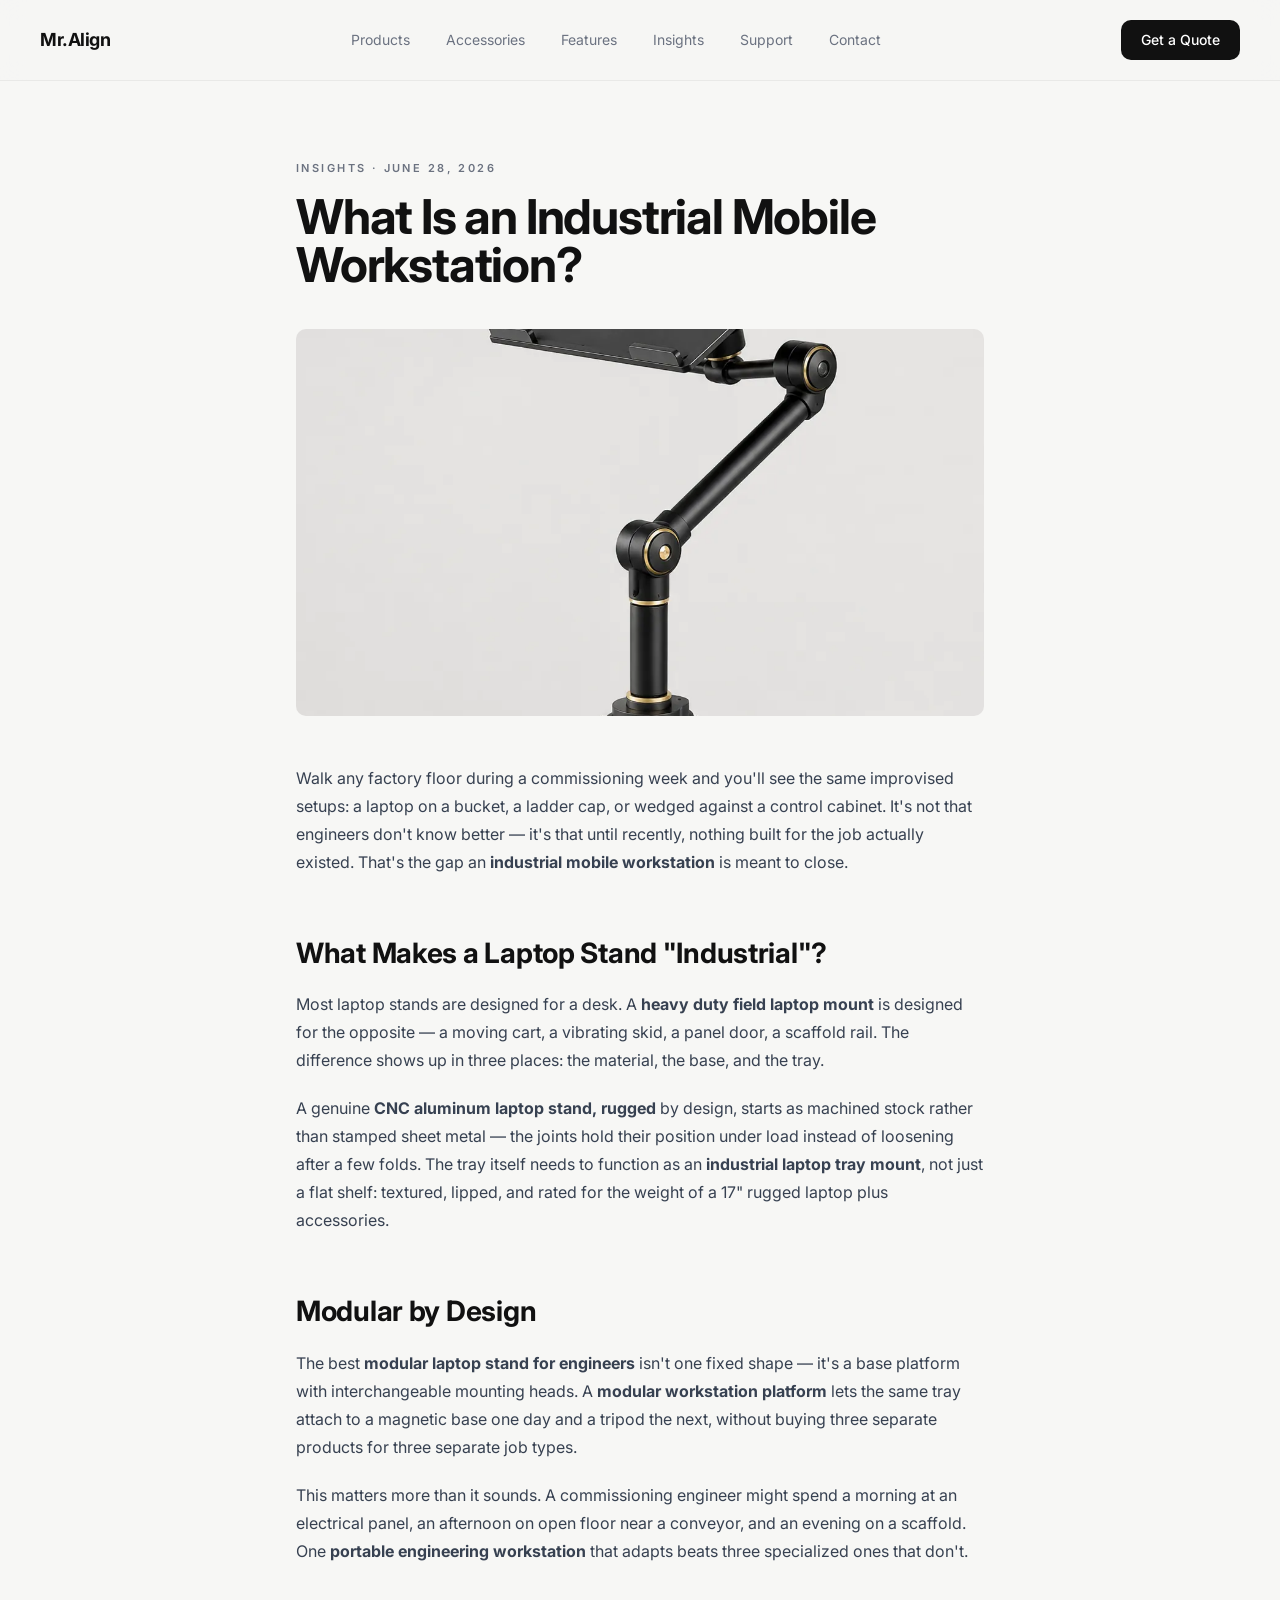
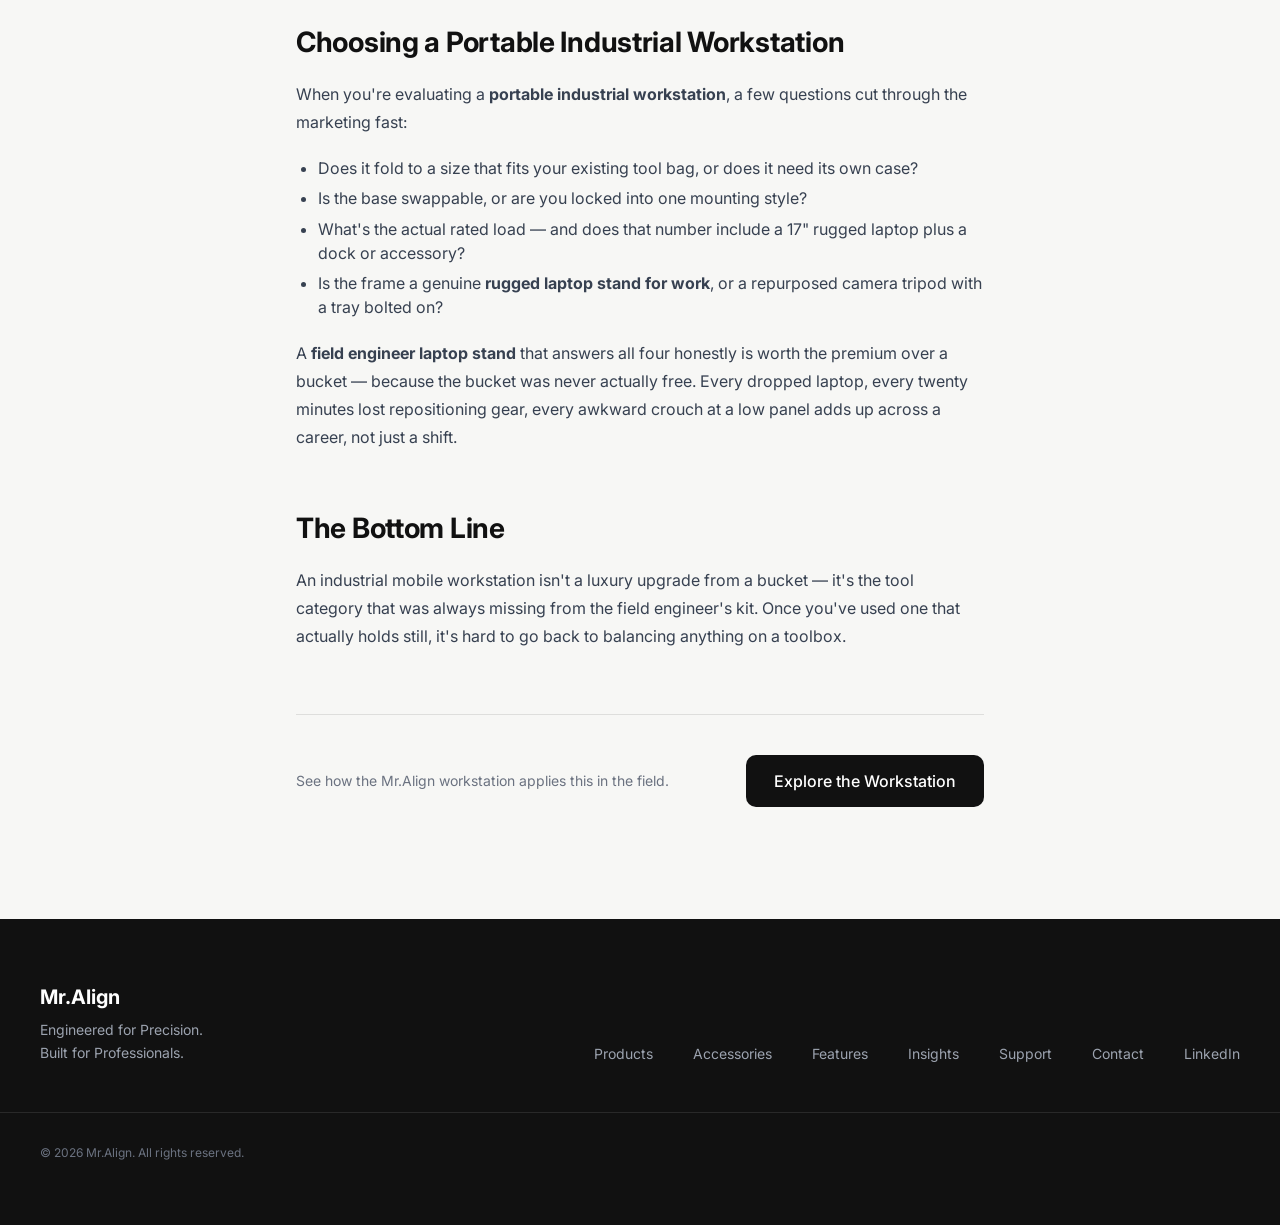
<file: blogs/industrial-mobile-workstation-buyers-guide.html>
<!DOCTYPE html>
<html lang="en">
<head>
<!-- Google tag (gtag.js) -->
<script async src="https://www.googletagmanager.com/gtag/js?id=G-BNSYEGDSQS"></script>
<script>
  window.dataLayer = window.dataLayer || [];
  function gtag(){dataLayer.push(arguments);}
  gtag('js', new Date());
  gtag('config', 'G-BNSYEGDSQS');
</script>
<meta charset="UTF-8">
<meta name="viewport" content="width=device-width, initial-scale=1.0">
<title>Industrial Mobile Workstation: A Buyer's Guide | Mr.Align</title>
<meta name="description" content="What makes an industrial mobile workstation different from a desk stand — modular design, CNC aluminum, and what to check before you buy.">
<link rel="icon" type="image/x-icon" href="../favicon.ico">
<link rel="icon" type="image/png" sizes="32x32" href="../favicon-32.png">
<link rel="icon" type="image/png" sizes="16x16" href="../favicon-16.png">
<link rel="apple-touch-icon" sizes="180x180" href="../apple-touch-icon.png">
<link rel="canonical" href="https://akileswar1606.github.io/mralign/blogs/industrial-mobile-workstation-buyers-guide.html">
<meta property="og:type" content="article">
<meta property="og:title" content="Industrial Mobile Workstation: A Buyer's Guide | Mr.Align">
<meta property="og:description" content="What makes an industrial mobile workstation different from a desk stand — modular design, CNC aluminum, and what to check before you buy.">
<meta property="og:url" content="https://akileswar1606.github.io/mralign/blogs/industrial-mobile-workstation-buyers-guide.html">
<meta property="og:site_name" content="Mr.Align">
<meta property="og:image" content="https://akileswar1606.github.io/mralign/images/hero-render.webp">
<meta name="twitter:card" content="summary_large_image">
<meta name="twitter:title" content="Industrial Mobile Workstation: A Buyer's Guide | Mr.Align">
<meta name="twitter:description" content="What makes an industrial mobile workstation different from a desk stand — modular design, CNC aluminum, and what to check before you buy.">
<meta name="twitter:image" content="https://akileswar1606.github.io/mralign/images/hero-render.webp">
<script type="application/ld+json">
{
  "@context": "https://schema.org",
  "@type": "Article",
  "headline": "Industrial Mobile Workstation: A Buyer's Guide",
  "description": "What makes an industrial mobile workstation different from a desk stand — modular design, CNC aluminum, and what to check before you buy.",
  "image": "https://akileswar1606.github.io/mralign/images/hero-render.webp",
  "datePublished": "2026-06-28",
  "author": { "@type": "Organization", "name": "Mr.Align" },
  "publisher": { "@type": "Organization", "name": "Mr.Align", "logo": { "@type": "ImageObject", "url": "https://akileswar1606.github.io/mralign/favicon-512.png" } },
  "mainEntityOfPage": "https://akileswar1606.github.io/mralign/blogs/industrial-mobile-workstation-buyers-guide.html"
}
</script>
<link rel="preconnect" href="https://fonts.googleapis.com">
<link rel="preload" as="style" href="https://fonts.googleapis.com/css2?family=Inter:wght@400;500;600;700&display=swap" onload="this.onload=null;this.rel='stylesheet'">
<noscript><link rel="stylesheet" href="https://fonts.googleapis.com/css2?family=Inter:wght@400;500;600;700&display=swap"></noscript>
<link rel="preload" as="style" href="https://api.fontshare.com/v2/css?f[]=satoshi@700,900,500,400&display=swap" onload="this.onload=null;this.rel='stylesheet'">
<noscript><link rel="stylesheet" href="https://api.fontshare.com/v2/css?f[]=satoshi@700,900,500,400&display=swap"></noscript>
<link rel="stylesheet" href="../tailwind-built.css">
<style>
  html { scroll-behavior: smooth; }
  body { background-color: #F7F7F5; }
  .eyebrow {
    font-family: 'Inter', sans-serif;
    letter-spacing: 0.22em;
    text-transform: uppercase;
    font-size: 11px;
    font-weight: 600;
    color: #6B7280;
  }
  .reveal {
    opacity: 0;
    transform: translateY(14px);
    transition: opacity 0.9s ease, transform 0.9s ease;
  }
  .reveal.in {
    opacity: 1;
    transform: translateY(0);
  }
  .card-hover {
    transition: border-color 0.35s ease, transform 0.35s ease;
  }
  .card-hover:hover {
    border-color: #C8A66A;
    transform: translateY(-4px);
  }
  @media (prefers-reduced-motion: reduce) {
    html { scroll-behavior: auto; }
    .reveal { transition: none !important; opacity: 1 !important; transform: none !important; }
  }
  .prose-body p { margin-bottom: 1.25em; line-height: 1.75; color: #374151; }
  .prose-body h2 { font-family: 'Satoshi', 'Inter', sans-serif; font-weight: 700; font-size: 1.75rem; margin-top: 2em; margin-bottom: 0.6em; letter-spacing: -0.01em; }
  .prose-body h3 { font-family: 'Satoshi', 'Inter', sans-serif; font-weight: 600; font-size: 1.25rem; margin-top: 1.6em; margin-bottom: 0.5em; }
  .prose-body ul { list-style: disc; padding-left: 1.4em; margin-bottom: 1.25em; color: #374151; }
  .prose-body li { margin-bottom: 0.4em; }
</style>
</head>
<body class="bg-canvas text-ink font-body antialiased">
<header class="fixed top-0 inset-x-0 z-50 bg-canvas/80 backdrop-blur-md border-b border-black/5">
  <div class="max-w-7xl mx-auto px-6 lg:px-10 h-20 flex items-center justify-between">
    <a href="../index.html" class="font-display font-bold text-lg tracking-tight">Mr.Align</a>
    <nav class="hidden md:flex items-center gap-9 text-sm text-muted">
      <a href="../index.html#mounts" class="hover:text-ink transition-colors">Products</a>
      <a href="../index.html#accessories" class="hover:text-ink transition-colors">Accessories</a>
      <a href="../Additional/features.html" class="hover:text-ink transition-colors">Features</a>
      <a href="../blogs/index.html" class="hover:text-ink transition-colors">Insights</a>
      <a href="../Additional/support.html" class="hover:text-ink transition-colors">Support</a>
      <a href="../Additional/contact.html" class="hover:text-ink transition-colors">Contact</a>
    </nav>
    <a href="../Additional/contact.html" class="bg-ink text-white text-sm font-medium px-5 py-2.5 rounded-btn hover:bg-black/80 transition-colors">
      Get a Quote
    </a>
  </div>
</header>

<article class="max-w-3xl mx-auto px-6 lg:px-10 pt-40 pb-28">
  <div class="reveal mb-10">
    <p class="eyebrow mb-4">Insights &middot; June 28, 2026</p>
    <h1 class="font-display font-bold text-4xl sm:text-5xl tracking-tight leading-tight">What Is an Industrial Mobile Workstation?</h1>
  </div>
  <div class="reveal rounded-btn overflow-hidden mb-12">
    <img src="../images/hero-render.webp" alt="Industrial mobile workstation for field engineers" class="w-full aspect-[16/9] object-cover" loading="eager" decoding="async">
  </div>
  <div class="reveal prose-body">

<p>Walk any factory floor during a commissioning week and you'll see the same improvised setups: a laptop on a bucket, a ladder cap, or wedged against a control cabinet. It's not that engineers don't know better — it's that until recently, nothing built for the job actually existed. That's the gap an <strong>industrial mobile workstation</strong> is meant to close.</p>

<h2>What Makes a Laptop Stand "Industrial"?</h2>
<p>Most laptop stands are designed for a desk. A <strong>heavy duty field laptop mount</strong> is designed for the opposite — a moving cart, a vibrating skid, a panel door, a scaffold rail. The difference shows up in three places: the material, the base, and the tray.</p>
<p>A genuine <strong>CNC aluminum laptop stand, rugged</strong> by design, starts as machined stock rather than stamped sheet metal — the joints hold their position under load instead of loosening after a few folds. The tray itself needs to function as an <strong>industrial laptop tray mount</strong>, not just a flat shelf: textured, lipped, and rated for the weight of a 17" rugged laptop plus accessories.</p>

<h2>Modular by Design</h2>
<p>The best <strong>modular laptop stand for engineers</strong> isn't one fixed shape — it's a base platform with interchangeable mounting heads. A <strong>modular workstation platform</strong> lets the same tray attach to a magnetic base one day and a tripod the next, without buying three separate products for three separate job types.</p>
<p>This matters more than it sounds. A commissioning engineer might spend a morning at an electrical panel, an afternoon on open floor near a conveyor, and an evening on a scaffold. One <strong>portable engineering workstation</strong> that adapts beats three specialized ones that don't.</p>

<h2>Choosing a Portable Industrial Workstation</h2>
<p>When you're evaluating a <strong>portable industrial workstation</strong>, a few questions cut through the marketing fast:</p>
<ul>
<li>Does it fold to a size that fits your existing tool bag, or does it need its own case?</li>
<li>Is the base swappable, or are you locked into one mounting style?</li>
<li>What's the actual rated load — and does that number include a 17" rugged laptop plus a dock or accessory?</li>
<li>Is the frame a genuine <strong>rugged laptop stand for work</strong>, or a repurposed camera tripod with a tray bolted on?</li>
</ul>
<p>A <strong>field engineer laptop stand</strong> that answers all four honestly is worth the premium over a bucket — because the bucket was never actually free. Every dropped laptop, every twenty minutes lost repositioning gear, every awkward crouch at a low panel adds up across a career, not just a shift.</p>

<h2>The Bottom Line</h2>
<p>An industrial mobile workstation isn't a luxury upgrade from a bucket — it's the tool category that was always missing from the field engineer's kit. Once you've used one that actually holds still, it's hard to go back to balancing anything on a toolbox.</p>

  </div>
  <div class="reveal mt-16 pt-10 border-t border-black/10 flex flex-col sm:flex-row items-center justify-between gap-6">
    <p class="text-sm text-muted">See how the Mr.Align workstation applies this in the field.</p>
    <a href="../index.html#mounts" class="bg-ink text-white font-medium px-7 py-3.5 rounded-btn hover:bg-black/80 transition-colors whitespace-nowrap">Explore the Workstation</a>
  </div>
</article>
<footer id="footer" class="bg-ink py-16">
  <div class="max-w-7xl mx-auto px-6 lg:px-10 flex flex-col md:flex-row md:items-end justify-between gap-10">
    <div>
      <p class="font-display font-bold text-xl text-white mb-2">Mr.Align</p>
      <p class="text-sm text-gray-400 max-w-xs leading-relaxed">Engineered for Precision.<br>Built for Professionals.</p>
    </div>
    <nav class="flex flex-wrap gap-x-10 gap-y-3 text-sm text-gray-400">
      <a href="../index.html#mounts" class="hover:text-white transition-colors">Products</a>
      <a href="../index.html#accessories" class="hover:text-white transition-colors">Accessories</a>
      <a href="../Additional/features.html" class="hover:text-white transition-colors">Features</a>
      <a href="../blogs/index.html" class="hover:text-white transition-colors">Insights</a>
      <a href="../Additional/support.html" class="hover:text-white transition-colors">Support</a>
      <a href="../Additional/contact.html" class="hover:text-white transition-colors">Contact</a>
      <a href="#" class="hover:text-white transition-colors">LinkedIn</a>
    </nav>
  </div>
  <div class="max-w-7xl mx-auto px-6 lg:px-10 mt-12 pt-8 border-t border-white/10">
    <p class="text-xs text-gray-500">&copy; 2026 Mr.Align. All rights reserved.</p>
  </div>
</footer>
<script>
  const revealEls = document.querySelectorAll('.reveal');
  const io = new IntersectionObserver((entries) => {
    entries.forEach(entry => {
      if (entry.isIntersecting) {
        entry.target.classList.add('in');
        io.unobserve(entry.target);
      }
    });
  }, { threshold: 0.15 });
  revealEls.forEach(el => io.observe(el));
</script>
</body>
</html>
</file>
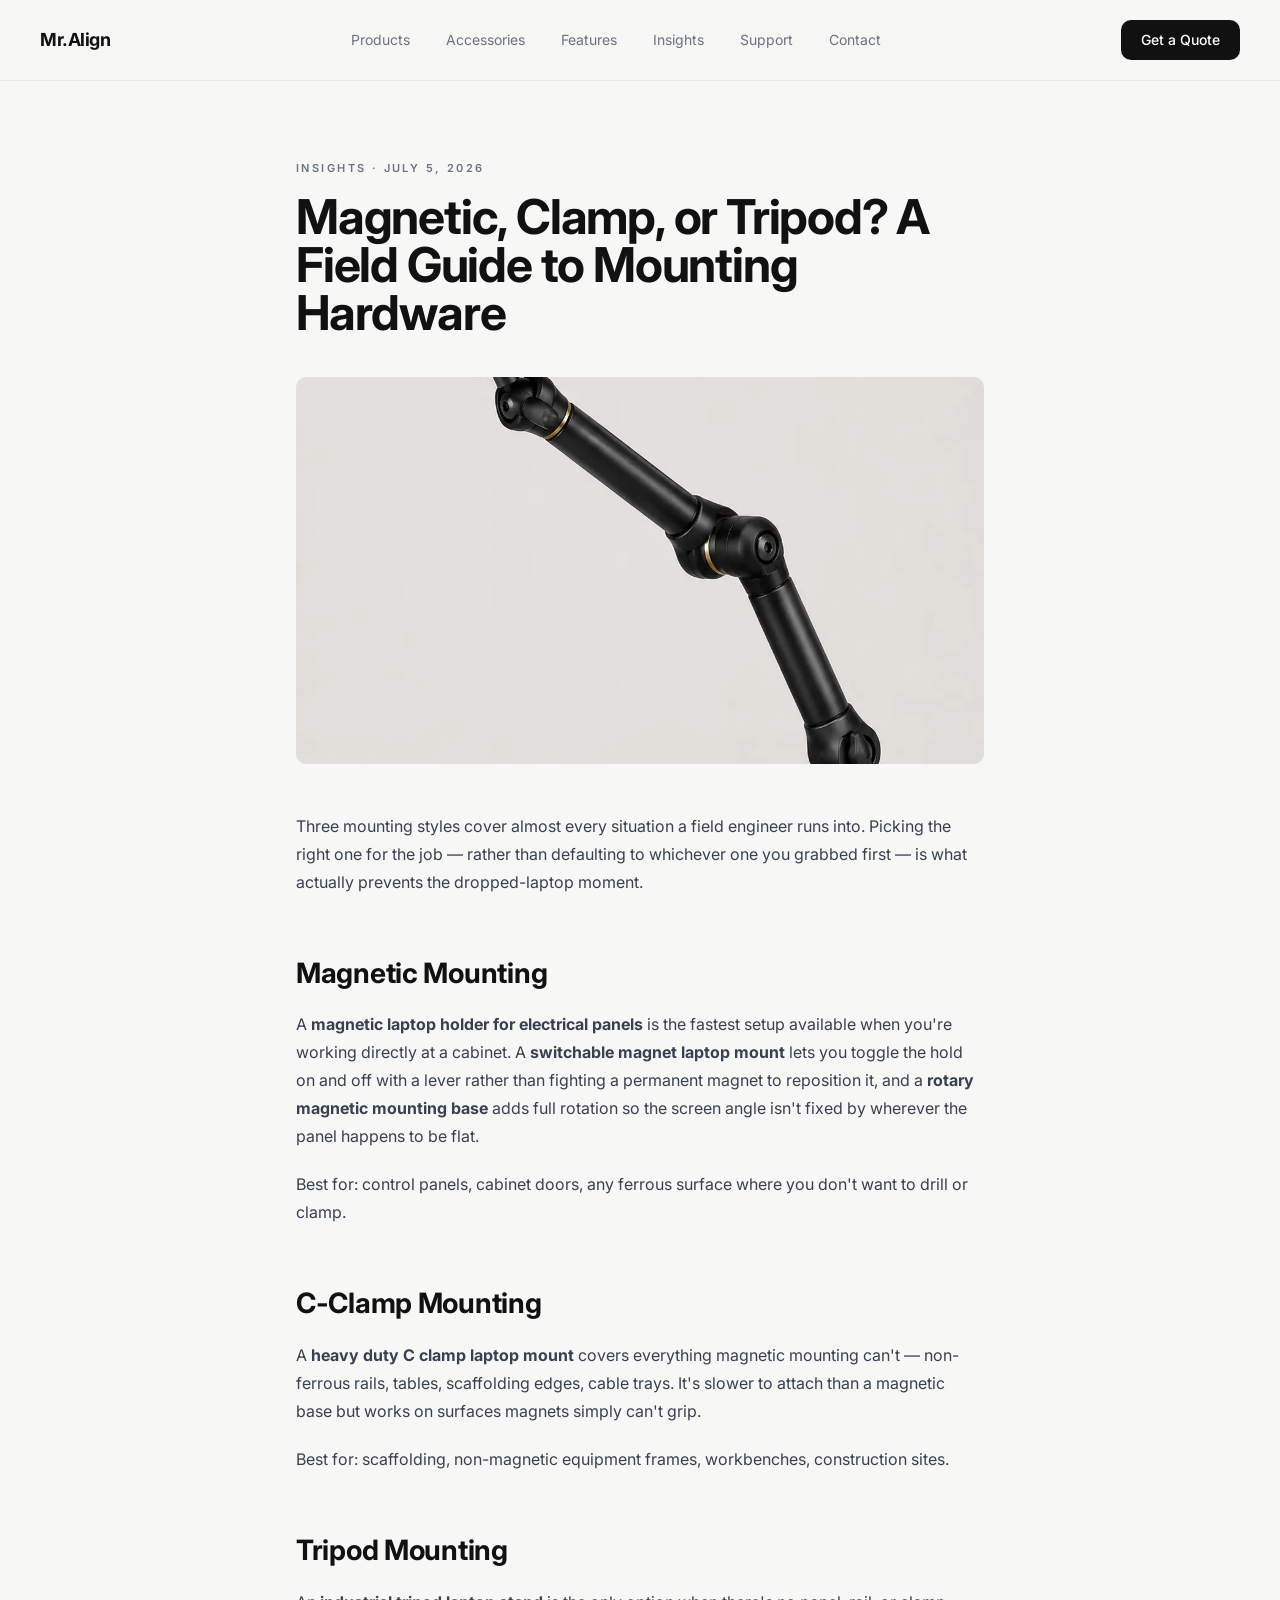
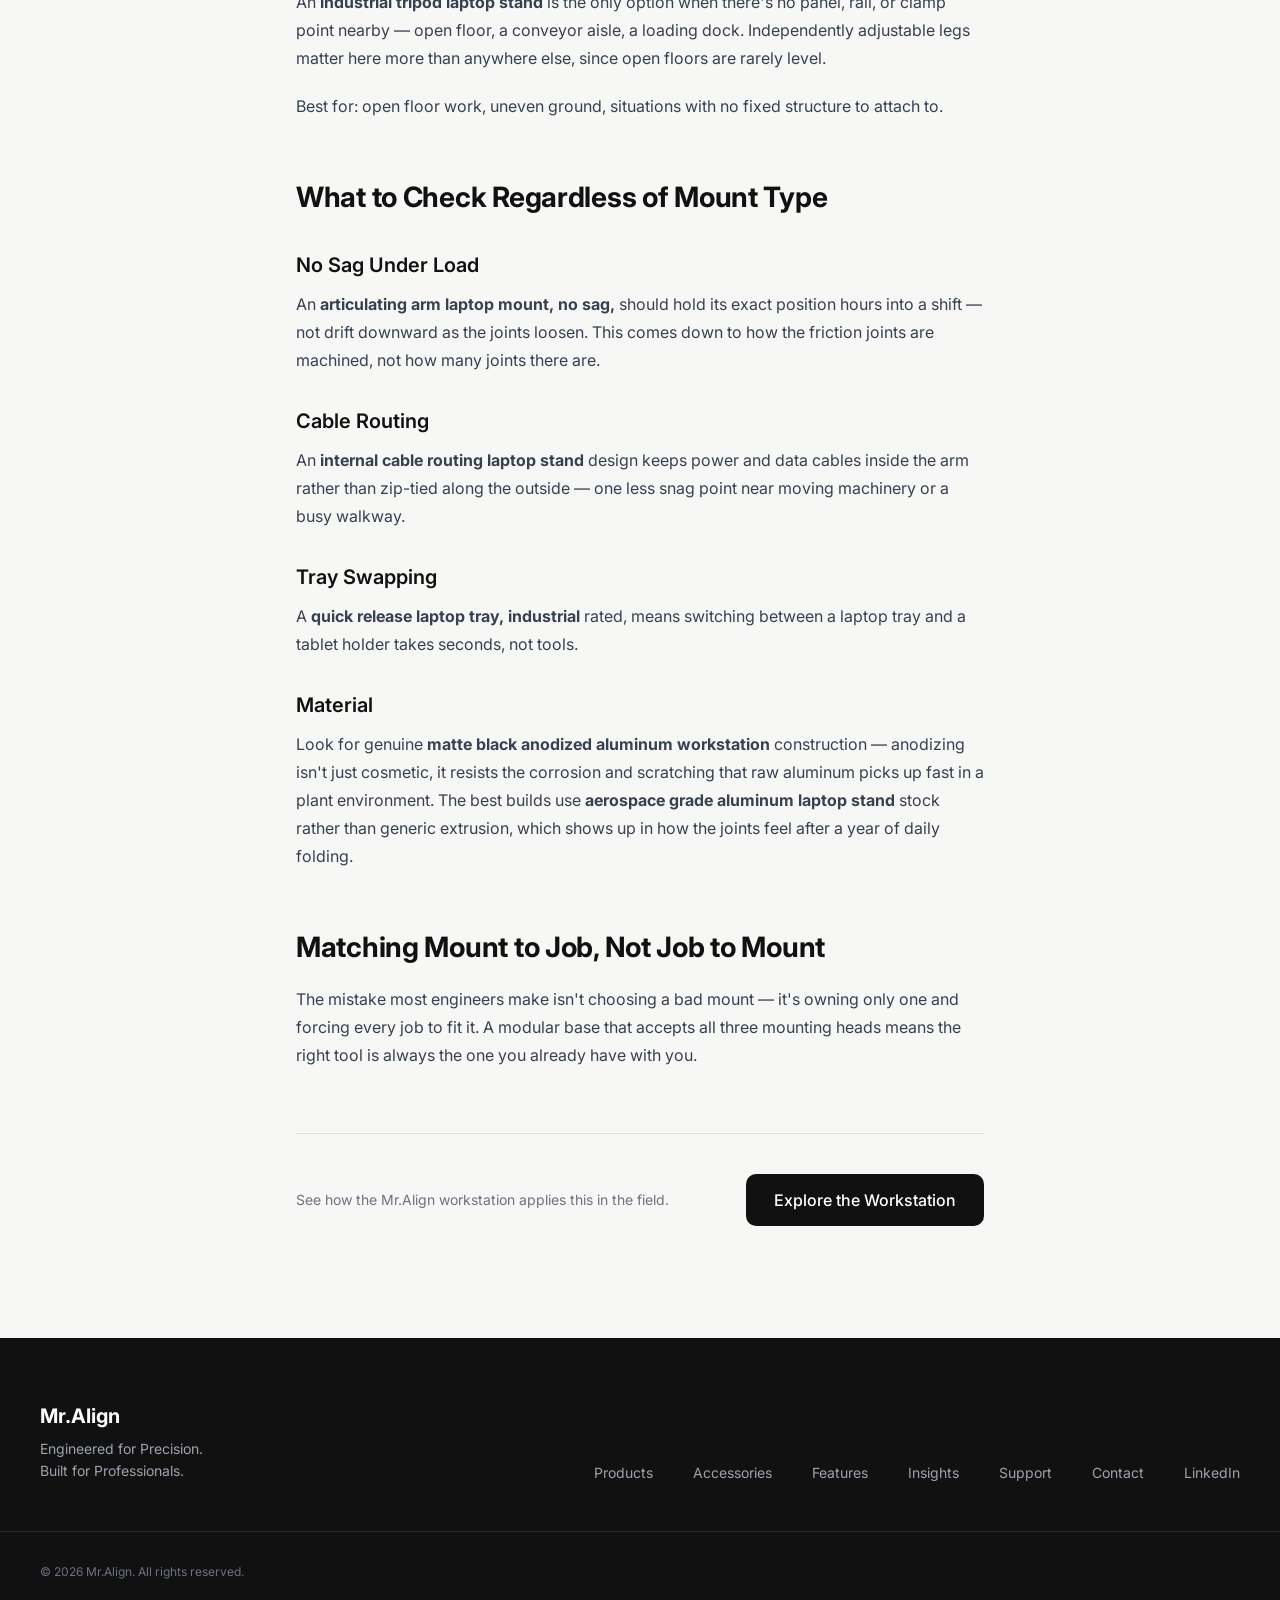
<file: blogs/mounting-hardware-guide.html>
<!DOCTYPE html>
<html lang="en">
<head>
<!-- Google tag (gtag.js) -->
<script async src="https://www.googletagmanager.com/gtag/js?id=G-BNSYEGDSQS"></script>
<script>
  window.dataLayer = window.dataLayer || [];
  function gtag(){dataLayer.push(arguments);}
  gtag('js', new Date());
  gtag('config', 'G-BNSYEGDSQS');
</script>
<meta charset="UTF-8">
<meta name="viewport" content="width=device-width, initial-scale=1.0">
<title>Magnetic vs C-Clamp vs Tripod Mounting | Mr.Align</title>
<meta name="description" content="A field guide to industrial laptop mounting hardware — how to choose between magnetic, C-clamp, and tripod bases for your job site.">
<link rel="icon" type="image/x-icon" href="../favicon.ico">
<link rel="icon" type="image/png" sizes="32x32" href="../favicon-32.png">
<link rel="icon" type="image/png" sizes="16x16" href="../favicon-16.png">
<link rel="apple-touch-icon" sizes="180x180" href="../apple-touch-icon.png">
<link rel="canonical" href="https://akileswar1606.github.io/mralign/blogs/mounting-hardware-guide.html">
<meta property="og:type" content="article">
<meta property="og:title" content="Magnetic vs C-Clamp vs Tripod Mounting | Mr.Align">
<meta property="og:description" content="A field guide to industrial laptop mounting hardware — how to choose between magnetic, C-clamp, and tripod bases for your job site.">
<meta property="og:url" content="https://akileswar1606.github.io/mralign/blogs/mounting-hardware-guide.html">
<meta property="og:site_name" content="Mr.Align">
<meta property="og:image" content="https://akileswar1606.github.io/mralign/images/hero-render.webp">
<meta name="twitter:card" content="summary_large_image">
<meta name="twitter:title" content="Magnetic vs C-Clamp vs Tripod Mounting | Mr.Align">
<meta name="twitter:description" content="A field guide to industrial laptop mounting hardware — how to choose between magnetic, C-clamp, and tripod bases for your job site.">
<meta name="twitter:image" content="https://akileswar1606.github.io/mralign/images/hero-render.webp">
<script type="application/ld+json">
{
  "@context": "https://schema.org",
  "@type": "Article",
  "headline": "Magnetic vs C-Clamp vs Tripod Mounting",
  "description": "A field guide to industrial laptop mounting hardware — how to choose between magnetic, C-clamp, and tripod bases for your job site.",
  "image": "https://akileswar1606.github.io/mralign/images/mount-magnetic-arm.webp",
  "datePublished": "2026-07-05",
  "author": { "@type": "Organization", "name": "Mr.Align" },
  "publisher": { "@type": "Organization", "name": "Mr.Align", "logo": { "@type": "ImageObject", "url": "https://akileswar1606.github.io/mralign/favicon-512.png" } },
  "mainEntityOfPage": "https://akileswar1606.github.io/mralign/blogs/mounting-hardware-guide.html"
}
</script>
<link rel="preconnect" href="https://fonts.googleapis.com">
<link rel="preload" as="style" href="https://fonts.googleapis.com/css2?family=Inter:wght@400;500;600;700&display=swap" onload="this.onload=null;this.rel='stylesheet'">
<noscript><link rel="stylesheet" href="https://fonts.googleapis.com/css2?family=Inter:wght@400;500;600;700&display=swap"></noscript>
<link rel="preload" as="style" href="https://api.fontshare.com/v2/css?f[]=satoshi@700,900,500,400&display=swap" onload="this.onload=null;this.rel='stylesheet'">
<noscript><link rel="stylesheet" href="https://api.fontshare.com/v2/css?f[]=satoshi@700,900,500,400&display=swap"></noscript>
<link rel="stylesheet" href="../tailwind-built.css">
<style>
  html { scroll-behavior: smooth; }
  body { background-color: #F7F7F5; }
  .eyebrow {
    font-family: 'Inter', sans-serif;
    letter-spacing: 0.22em;
    text-transform: uppercase;
    font-size: 11px;
    font-weight: 600;
    color: #6B7280;
  }
  .reveal {
    opacity: 0;
    transform: translateY(14px);
    transition: opacity 0.9s ease, transform 0.9s ease;
  }
  .reveal.in {
    opacity: 1;
    transform: translateY(0);
  }
  .card-hover {
    transition: border-color 0.35s ease, transform 0.35s ease;
  }
  .card-hover:hover {
    border-color: #C8A66A;
    transform: translateY(-4px);
  }
  @media (prefers-reduced-motion: reduce) {
    html { scroll-behavior: auto; }
    .reveal { transition: none !important; opacity: 1 !important; transform: none !important; }
  }
  .prose-body p { margin-bottom: 1.25em; line-height: 1.75; color: #374151; }
  .prose-body h2 { font-family: 'Satoshi', 'Inter', sans-serif; font-weight: 700; font-size: 1.75rem; margin-top: 2em; margin-bottom: 0.6em; letter-spacing: -0.01em; }
  .prose-body h3 { font-family: 'Satoshi', 'Inter', sans-serif; font-weight: 600; font-size: 1.25rem; margin-top: 1.6em; margin-bottom: 0.5em; }
  .prose-body ul { list-style: disc; padding-left: 1.4em; margin-bottom: 1.25em; color: #374151; }
  .prose-body li { margin-bottom: 0.4em; }
</style>
</head>
<body class="bg-canvas text-ink font-body antialiased">
<header class="fixed top-0 inset-x-0 z-50 bg-canvas/80 backdrop-blur-md border-b border-black/5">
  <div class="max-w-7xl mx-auto px-6 lg:px-10 h-20 flex items-center justify-between">
    <a href="../index.html" class="font-display font-bold text-lg tracking-tight">Mr.Align</a>
    <nav class="hidden md:flex items-center gap-9 text-sm text-muted">
      <a href="../index.html#mounts" class="hover:text-ink transition-colors">Products</a>
      <a href="../index.html#accessories" class="hover:text-ink transition-colors">Accessories</a>
      <a href="../Additional/features.html" class="hover:text-ink transition-colors">Features</a>
      <a href="../blogs/index.html" class="hover:text-ink transition-colors">Insights</a>
      <a href="../Additional/support.html" class="hover:text-ink transition-colors">Support</a>
      <a href="../Additional/contact.html" class="hover:text-ink transition-colors">Contact</a>
    </nav>
    <a href="../Additional/contact.html" class="bg-ink text-white text-sm font-medium px-5 py-2.5 rounded-btn hover:bg-black/80 transition-colors">
      Get a Quote
    </a>
  </div>
</header>

<article class="max-w-3xl mx-auto px-6 lg:px-10 pt-40 pb-28">
  <div class="reveal mb-10">
    <p class="eyebrow mb-4">Insights &middot; July 5, 2026</p>
    <h1 class="font-display font-bold text-4xl sm:text-5xl tracking-tight leading-tight">Magnetic, Clamp, or Tripod? A Field Guide to Mounting Hardware</h1>
  </div>
  <div class="reveal rounded-btn overflow-hidden mb-12">
    <img src="../images/mount-magnetic-arm.webp" alt="Magnetic articulating arm laptop mount" class="w-full aspect-[16/9] object-cover" loading="eager" decoding="async">
  </div>
  <div class="reveal prose-body">

<p>Three mounting styles cover almost every situation a field engineer runs into. Picking the right one for the job — rather than defaulting to whichever one you grabbed first — is what actually prevents the dropped-laptop moment.</p>

<h2>Magnetic Mounting</h2>
<p>A <strong>magnetic laptop holder for electrical panels</strong> is the fastest setup available when you're working directly at a cabinet. A <strong>switchable magnet laptop mount</strong> lets you toggle the hold on and off with a lever rather than fighting a permanent magnet to reposition it, and a <strong>rotary magnetic mounting base</strong> adds full rotation so the screen angle isn't fixed by wherever the panel happens to be flat.</p>
<p>Best for: control panels, cabinet doors, any ferrous surface where you don't want to drill or clamp.</p>

<h2>C-Clamp Mounting</h2>
<p>A <strong>heavy duty C clamp laptop mount</strong> covers everything magnetic mounting can't — non-ferrous rails, tables, scaffolding edges, cable trays. It's slower to attach than a magnetic base but works on surfaces magnets simply can't grip.</p>
<p>Best for: scaffolding, non-magnetic equipment frames, workbenches, construction sites.</p>

<h2>Tripod Mounting</h2>
<p>An <strong>industrial tripod laptop stand</strong> is the only option when there's no panel, rail, or clamp point nearby — open floor, a conveyor aisle, a loading dock. Independently adjustable legs matter here more than anywhere else, since open floors are rarely level.</p>
<p>Best for: open floor work, uneven ground, situations with no fixed structure to attach to.</p>

<h2>What to Check Regardless of Mount Type</h2>
<h3>No Sag Under Load</h3>
<p>An <strong>articulating arm laptop mount, no sag,</strong> should hold its exact position hours into a shift — not drift downward as the joints loosen. This comes down to how the friction joints are machined, not how many joints there are.</p>

<h3>Cable Routing</h3>
<p>An <strong>internal cable routing laptop stand</strong> design keeps power and data cables inside the arm rather than zip-tied along the outside — one less snag point near moving machinery or a busy walkway.</p>

<h3>Tray Swapping</h3>
<p>A <strong>quick release laptop tray, industrial</strong> rated, means switching between a laptop tray and a tablet holder takes seconds, not tools.</p>

<h3>Material</h3>
<p>Look for genuine <strong>matte black anodized aluminum workstation</strong> construction — anodizing isn't just cosmetic, it resists the corrosion and scratching that raw aluminum picks up fast in a plant environment. The best builds use <strong>aerospace grade aluminum laptop stand</strong> stock rather than generic extrusion, which shows up in how the joints feel after a year of daily folding.</p>

<h2>Matching Mount to Job, Not Job to Mount</h2>
<p>The mistake most engineers make isn't choosing a bad mount — it's owning only one and forcing every job to fit it. A modular base that accepts all three mounting heads means the right tool is always the one you already have with you.</p>

  </div>
  <div class="reveal mt-16 pt-10 border-t border-black/10 flex flex-col sm:flex-row items-center justify-between gap-6">
    <p class="text-sm text-muted">See how the Mr.Align workstation applies this in the field.</p>
    <a href="../index.html#mounts" class="bg-ink text-white font-medium px-7 py-3.5 rounded-btn hover:bg-black/80 transition-colors whitespace-nowrap">Explore the Workstation</a>
  </div>
</article>
<footer id="footer" class="bg-ink py-16">
  <div class="max-w-7xl mx-auto px-6 lg:px-10 flex flex-col md:flex-row md:items-end justify-between gap-10">
    <div>
      <p class="font-display font-bold text-xl text-white mb-2">Mr.Align</p>
      <p class="text-sm text-gray-400 max-w-xs leading-relaxed">Engineered for Precision.<br>Built for Professionals.</p>
    </div>
    <nav class="flex flex-wrap gap-x-10 gap-y-3 text-sm text-gray-400">
      <a href="../index.html#mounts" class="hover:text-white transition-colors">Products</a>
      <a href="../index.html#accessories" class="hover:text-white transition-colors">Accessories</a>
      <a href="../Additional/features.html" class="hover:text-white transition-colors">Features</a>
      <a href="../blogs/index.html" class="hover:text-white transition-colors">Insights</a>
      <a href="../Additional/support.html" class="hover:text-white transition-colors">Support</a>
      <a href="../Additional/contact.html" class="hover:text-white transition-colors">Contact</a>
      <a href="#" class="hover:text-white transition-colors">LinkedIn</a>
    </nav>
  </div>
  <div class="max-w-7xl mx-auto px-6 lg:px-10 mt-12 pt-8 border-t border-white/10">
    <p class="text-xs text-gray-500">&copy; 2026 Mr.Align. All rights reserved.</p>
  </div>
</footer>
<script>
  const revealEls = document.querySelectorAll('.reveal');
  const io = new IntersectionObserver((entries) => {
    entries.forEach(entry => {
      if (entry.isIntersecting) {
        entry.target.classList.add('in');
        io.unobserve(entry.target);
      }
    });
  }, { threshold: 0.15 });
  revealEls.forEach(el => io.observe(el));
</script>
</body>
</html>
</file>
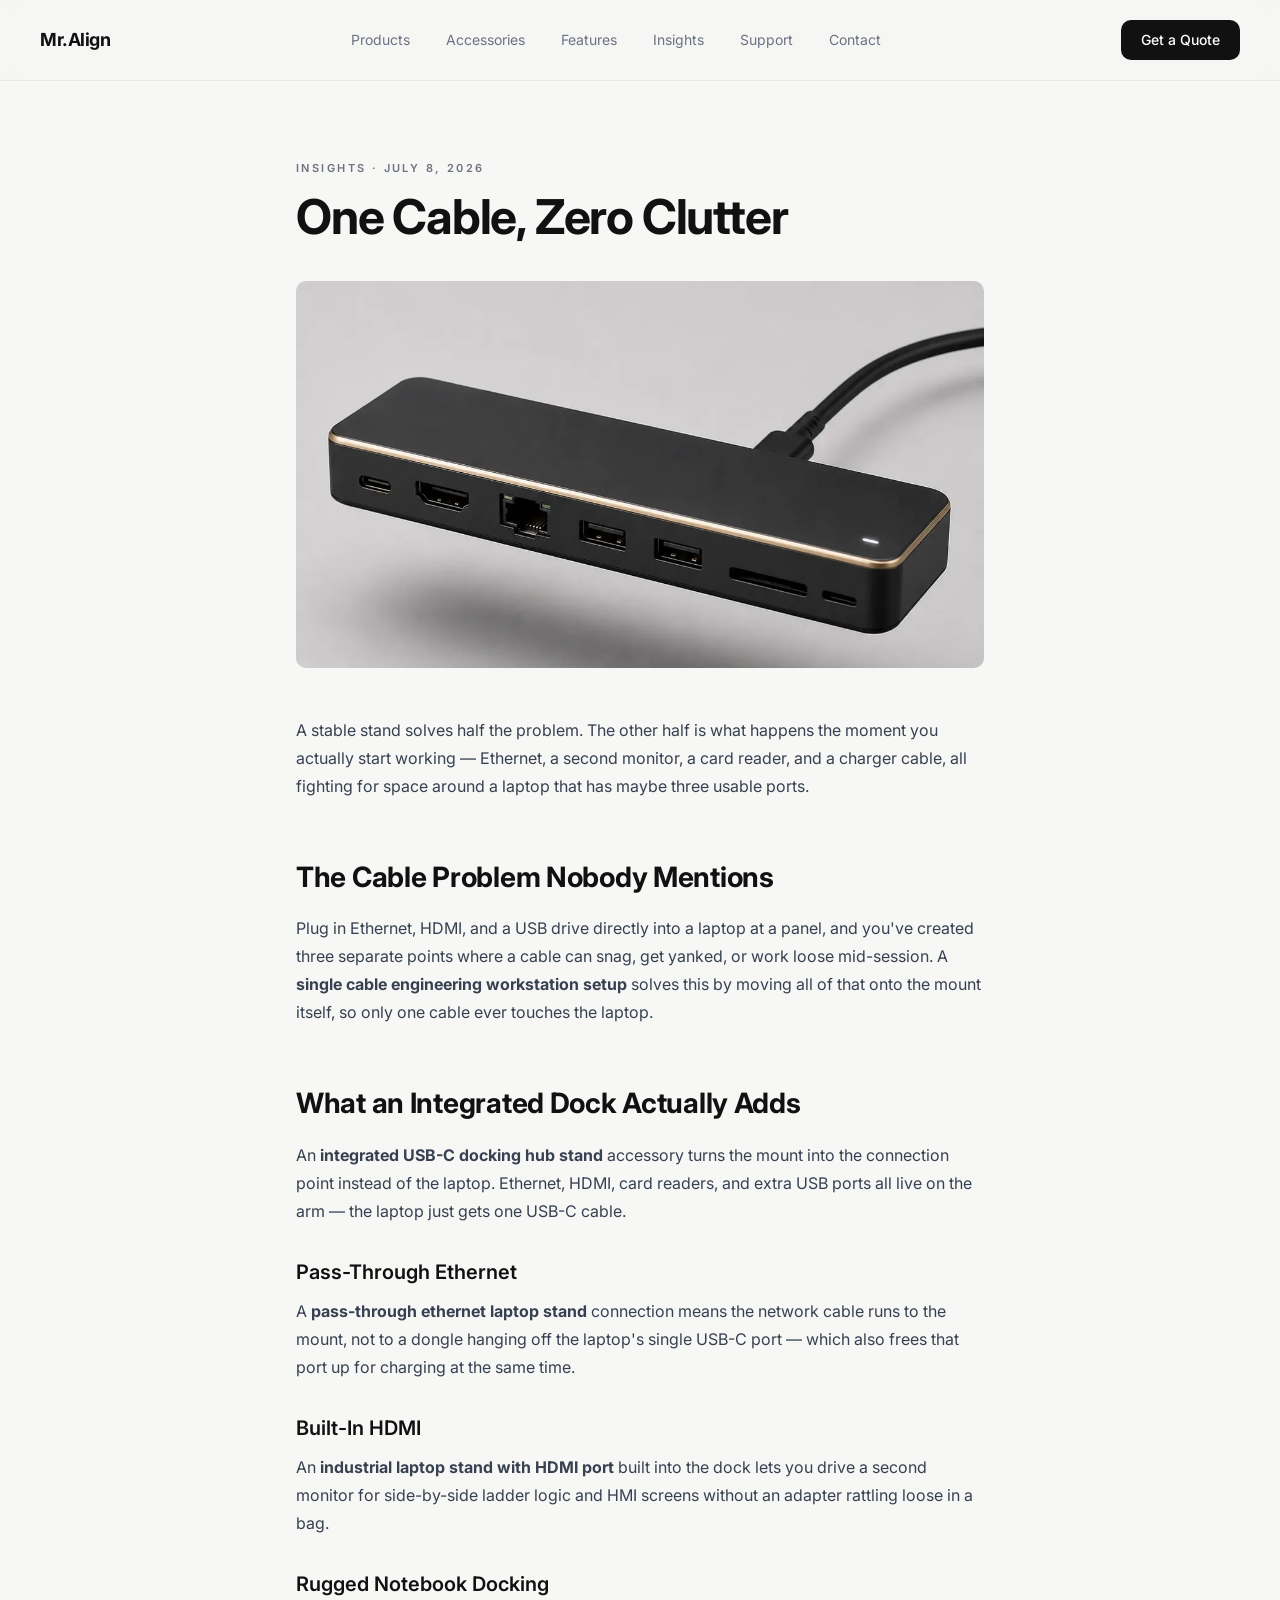
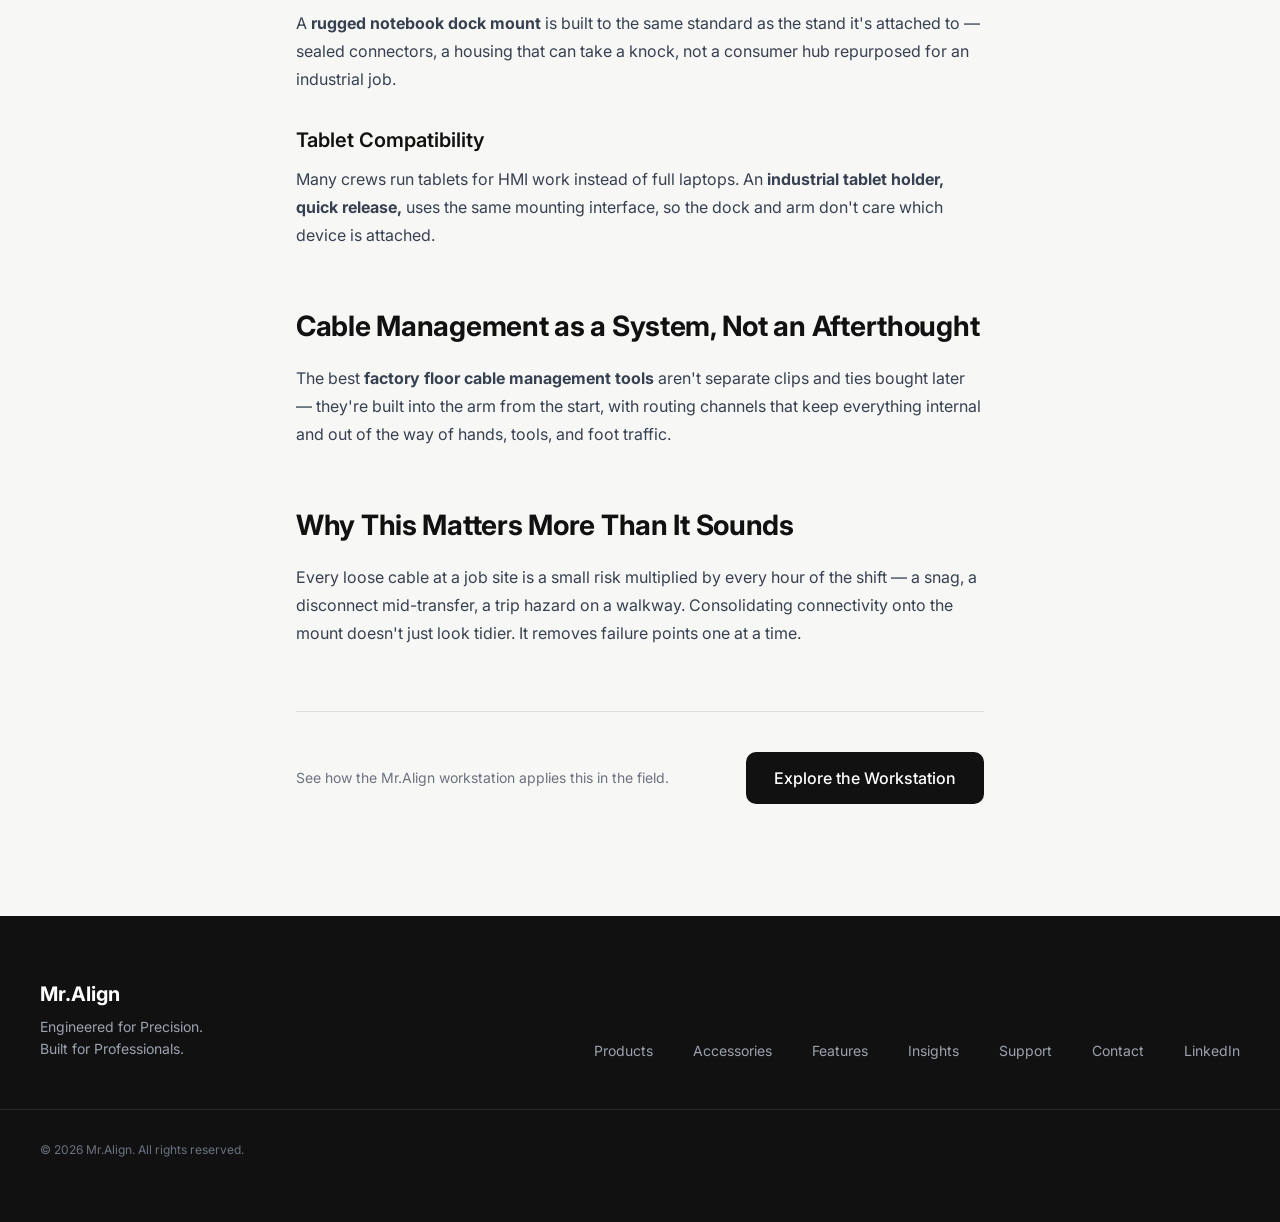
<file: blogs/single-cable-connectivity-guide.html>
<!DOCTYPE html>
<html lang="en">
<head>
<!-- Google tag (gtag.js) -->
<script async src="https://www.googletagmanager.com/gtag/js?id=G-BNSYEGDSQS"></script>
<script>
  window.dataLayer = window.dataLayer || [];
  function gtag(){dataLayer.push(arguments);}
  gtag('js', new Date());
  gtag('config', 'G-BNSYEGDSQS');
</script>
<meta charset="UTF-8">
<meta name="viewport" content="width=device-width, initial-scale=1.0">
<title>One Cable, Zero Clutter: Industrial Stand Connectivity | Mr.Align</title>
<meta name="description" content="Why an industrial laptop stand needs built-in Ethernet, HDMI, and USB-C — and what a single cable engineering workstation setup actually solves.">
<link rel="icon" type="image/x-icon" href="../favicon.ico">
<link rel="icon" type="image/png" sizes="32x32" href="../favicon-32.png">
<link rel="icon" type="image/png" sizes="16x16" href="../favicon-16.png">
<link rel="apple-touch-icon" sizes="180x180" href="../apple-touch-icon.png">
<link rel="canonical" href="https://akileswar1606.github.io/mralign/blogs/single-cable-connectivity-guide.html">
<meta property="og:type" content="article">
<meta property="og:title" content="One Cable, Zero Clutter: Industrial Stand Connectivity | Mr.Align">
<meta property="og:description" content="Why an industrial laptop stand needs built-in Ethernet, HDMI, and USB-C — and what a single cable engineering workstation setup actually solves.">
<meta property="og:url" content="https://akileswar1606.github.io/mralign/blogs/single-cable-connectivity-guide.html">
<meta property="og:site_name" content="Mr.Align">
<meta property="og:image" content="https://akileswar1606.github.io/mralign/images/hero-render.webp">
<meta name="twitter:card" content="summary_large_image">
<meta name="twitter:title" content="One Cable, Zero Clutter: Industrial Stand Connectivity | Mr.Align">
<meta name="twitter:description" content="Why an industrial laptop stand needs built-in Ethernet, HDMI, and USB-C — and what a single cable engineering workstation setup actually solves.">
<meta name="twitter:image" content="https://akileswar1606.github.io/mralign/images/hero-render.webp">
<script type="application/ld+json">
{
  "@context": "https://schema.org",
  "@type": "Article",
  "headline": "One Cable, Zero Clutter: Industrial Stand Connectivity",
  "description": "Why an industrial laptop stand needs built-in Ethernet, HDMI, and USB-C — and what a single cable engineering workstation setup actually solves.",
  "image": "https://akileswar1606.github.io/mralign/images/dock-hero.webp",
  "datePublished": "2026-07-08",
  "author": { "@type": "Organization", "name": "Mr.Align" },
  "publisher": { "@type": "Organization", "name": "Mr.Align", "logo": { "@type": "ImageObject", "url": "https://akileswar1606.github.io/mralign/favicon-512.png" } },
  "mainEntityOfPage": "https://akileswar1606.github.io/mralign/blogs/single-cable-connectivity-guide.html"
}
</script>
<link rel="preconnect" href="https://fonts.googleapis.com">
<link rel="preload" as="style" href="https://fonts.googleapis.com/css2?family=Inter:wght@400;500;600;700&display=swap" onload="this.onload=null;this.rel='stylesheet'">
<noscript><link rel="stylesheet" href="https://fonts.googleapis.com/css2?family=Inter:wght@400;500;600;700&display=swap"></noscript>
<link rel="preload" as="style" href="https://api.fontshare.com/v2/css?f[]=satoshi@700,900,500,400&display=swap" onload="this.onload=null;this.rel='stylesheet'">
<noscript><link rel="stylesheet" href="https://api.fontshare.com/v2/css?f[]=satoshi@700,900,500,400&display=swap"></noscript>
<link rel="stylesheet" href="../tailwind-built.css">
<style>
  html { scroll-behavior: smooth; }
  body { background-color: #F7F7F5; }
  .eyebrow {
    font-family: 'Inter', sans-serif;
    letter-spacing: 0.22em;
    text-transform: uppercase;
    font-size: 11px;
    font-weight: 600;
    color: #6B7280;
  }
  .reveal {
    opacity: 0;
    transform: translateY(14px);
    transition: opacity 0.9s ease, transform 0.9s ease;
  }
  .reveal.in {
    opacity: 1;
    transform: translateY(0);
  }
  .card-hover {
    transition: border-color 0.35s ease, transform 0.35s ease;
  }
  .card-hover:hover {
    border-color: #C8A66A;
    transform: translateY(-4px);
  }
  @media (prefers-reduced-motion: reduce) {
    html { scroll-behavior: auto; }
    .reveal { transition: none !important; opacity: 1 !important; transform: none !important; }
  }
  .prose-body p { margin-bottom: 1.25em; line-height: 1.75; color: #374151; }
  .prose-body h2 { font-family: 'Satoshi', 'Inter', sans-serif; font-weight: 700; font-size: 1.75rem; margin-top: 2em; margin-bottom: 0.6em; letter-spacing: -0.01em; }
  .prose-body h3 { font-family: 'Satoshi', 'Inter', sans-serif; font-weight: 600; font-size: 1.25rem; margin-top: 1.6em; margin-bottom: 0.5em; }
  .prose-body ul { list-style: disc; padding-left: 1.4em; margin-bottom: 1.25em; color: #374151; }
  .prose-body li { margin-bottom: 0.4em; }
</style>
</head>
<body class="bg-canvas text-ink font-body antialiased">
<header class="fixed top-0 inset-x-0 z-50 bg-canvas/80 backdrop-blur-md border-b border-black/5">
  <div class="max-w-7xl mx-auto px-6 lg:px-10 h-20 flex items-center justify-between">
    <a href="../index.html" class="font-display font-bold text-lg tracking-tight">Mr.Align</a>
    <nav class="hidden md:flex items-center gap-9 text-sm text-muted">
      <a href="../index.html#mounts" class="hover:text-ink transition-colors">Products</a>
      <a href="../index.html#accessories" class="hover:text-ink transition-colors">Accessories</a>
      <a href="../Additional/features.html" class="hover:text-ink transition-colors">Features</a>
      <a href="../blogs/index.html" class="hover:text-ink transition-colors">Insights</a>
      <a href="../Additional/support.html" class="hover:text-ink transition-colors">Support</a>
      <a href="../Additional/contact.html" class="hover:text-ink transition-colors">Contact</a>
    </nav>
    <a href="../Additional/contact.html" class="bg-ink text-white text-sm font-medium px-5 py-2.5 rounded-btn hover:bg-black/80 transition-colors">
      Get a Quote
    </a>
  </div>
</header>

<article class="max-w-3xl mx-auto px-6 lg:px-10 pt-40 pb-28">
  <div class="reveal mb-10">
    <p class="eyebrow mb-4">Insights &middot; July 8, 2026</p>
    <h1 class="font-display font-bold text-4xl sm:text-5xl tracking-tight leading-tight">One Cable, Zero Clutter</h1>
  </div>
  <div class="reveal rounded-btn overflow-hidden mb-12">
    <img src="../images/dock-hero.webp" alt="Integrated USB-C docking hub on an industrial laptop stand" class="w-full aspect-[16/9] object-cover" loading="eager" decoding="async">
  </div>
  <div class="reveal prose-body">

<p>A stable stand solves half the problem. The other half is what happens the moment you actually start working — Ethernet, a second monitor, a card reader, and a charger cable, all fighting for space around a laptop that has maybe three usable ports.</p>

<h2>The Cable Problem Nobody Mentions</h2>
<p>Plug in Ethernet, HDMI, and a USB drive directly into a laptop at a panel, and you've created three separate points where a cable can snag, get yanked, or work loose mid-session. A <strong>single cable engineering workstation setup</strong> solves this by moving all of that onto the mount itself, so only one cable ever touches the laptop.</p>

<h2>What an Integrated Dock Actually Adds</h2>
<p>An <strong>integrated USB-C docking hub stand</strong> accessory turns the mount into the connection point instead of the laptop. Ethernet, HDMI, card readers, and extra USB ports all live on the arm — the laptop just gets one USB-C cable.</p>

<h3>Pass-Through Ethernet</h3>
<p>A <strong>pass-through ethernet laptop stand</strong> connection means the network cable runs to the mount, not to a dongle hanging off the laptop's single USB-C port — which also frees that port up for charging at the same time.</p>

<h3>Built-In HDMI</h3>
<p>An <strong>industrial laptop stand with HDMI port</strong> built into the dock lets you drive a second monitor for side-by-side ladder logic and HMI screens without an adapter rattling loose in a bag.</p>

<h3>Rugged Notebook Docking</h3>
<p>A <strong>rugged notebook dock mount</strong> is built to the same standard as the stand it's attached to — sealed connectors, a housing that can take a knock, not a consumer hub repurposed for an industrial job.</p>

<h3>Tablet Compatibility</h3>
<p>Many crews run tablets for HMI work instead of full laptops. An <strong>industrial tablet holder, quick release,</strong> uses the same mounting interface, so the dock and arm don't care which device is attached.</p>

<h2>Cable Management as a System, Not an Afterthought</h2>
<p>The best <strong>factory floor cable management tools</strong> aren't separate clips and ties bought later — they're built into the arm from the start, with routing channels that keep everything internal and out of the way of hands, tools, and foot traffic.</p>

<h2>Why This Matters More Than It Sounds</h2>
<p>Every loose cable at a job site is a small risk multiplied by every hour of the shift — a snag, a disconnect mid-transfer, a trip hazard on a walkway. Consolidating connectivity onto the mount doesn't just look tidier. It removes failure points one at a time.</p>

  </div>
  <div class="reveal mt-16 pt-10 border-t border-black/10 flex flex-col sm:flex-row items-center justify-between gap-6">
    <p class="text-sm text-muted">See how the Mr.Align workstation applies this in the field.</p>
    <a href="../index.html#mounts" class="bg-ink text-white font-medium px-7 py-3.5 rounded-btn hover:bg-black/80 transition-colors whitespace-nowrap">Explore the Workstation</a>
  </div>
</article>
<footer id="footer" class="bg-ink py-16">
  <div class="max-w-7xl mx-auto px-6 lg:px-10 flex flex-col md:flex-row md:items-end justify-between gap-10">
    <div>
      <p class="font-display font-bold text-xl text-white mb-2">Mr.Align</p>
      <p class="text-sm text-gray-400 max-w-xs leading-relaxed">Engineered for Precision.<br>Built for Professionals.</p>
    </div>
    <nav class="flex flex-wrap gap-x-10 gap-y-3 text-sm text-gray-400">
      <a href="../index.html#mounts" class="hover:text-white transition-colors">Products</a>
      <a href="../index.html#accessories" class="hover:text-white transition-colors">Accessories</a>
      <a href="../Additional/features.html" class="hover:text-white transition-colors">Features</a>
      <a href="../blogs/index.html" class="hover:text-white transition-colors">Insights</a>
      <a href="../Additional/support.html" class="hover:text-white transition-colors">Support</a>
      <a href="../Additional/contact.html" class="hover:text-white transition-colors">Contact</a>
      <a href="#" class="hover:text-white transition-colors">LinkedIn</a>
    </nav>
  </div>
  <div class="max-w-7xl mx-auto px-6 lg:px-10 mt-12 pt-8 border-t border-white/10">
    <p class="text-xs text-gray-500">&copy; 2026 Mr.Align. All rights reserved.</p>
  </div>
</footer>
<script>
  const revealEls = document.querySelectorAll('.reveal');
  const io = new IntersectionObserver((entries) => {
    entries.forEach(entry => {
      if (entry.isIntersecting) {
        entry.target.classList.add('in');
        io.unobserve(entry.target);
      }
    });
  }, { threshold: 0.15 });
  revealEls.forEach(el => io.observe(el));
</script>
</body>
</html>
</file>
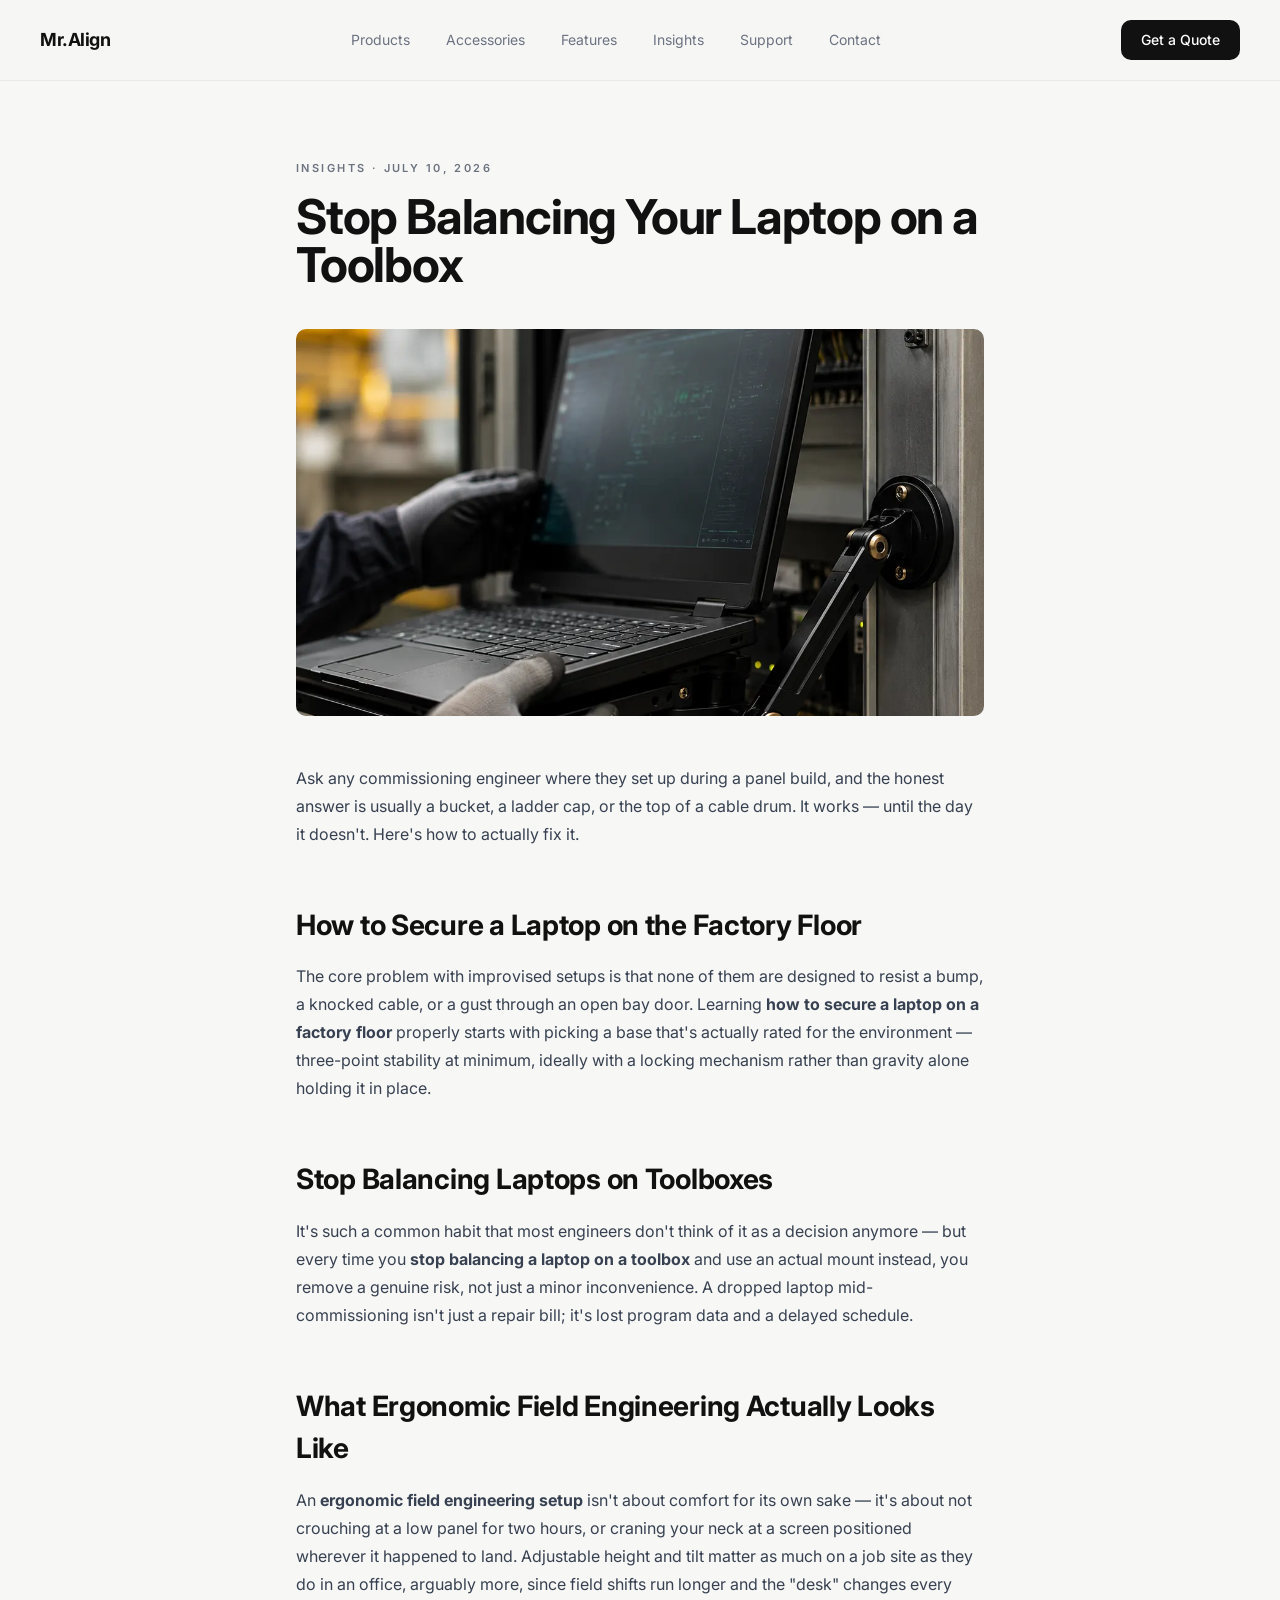
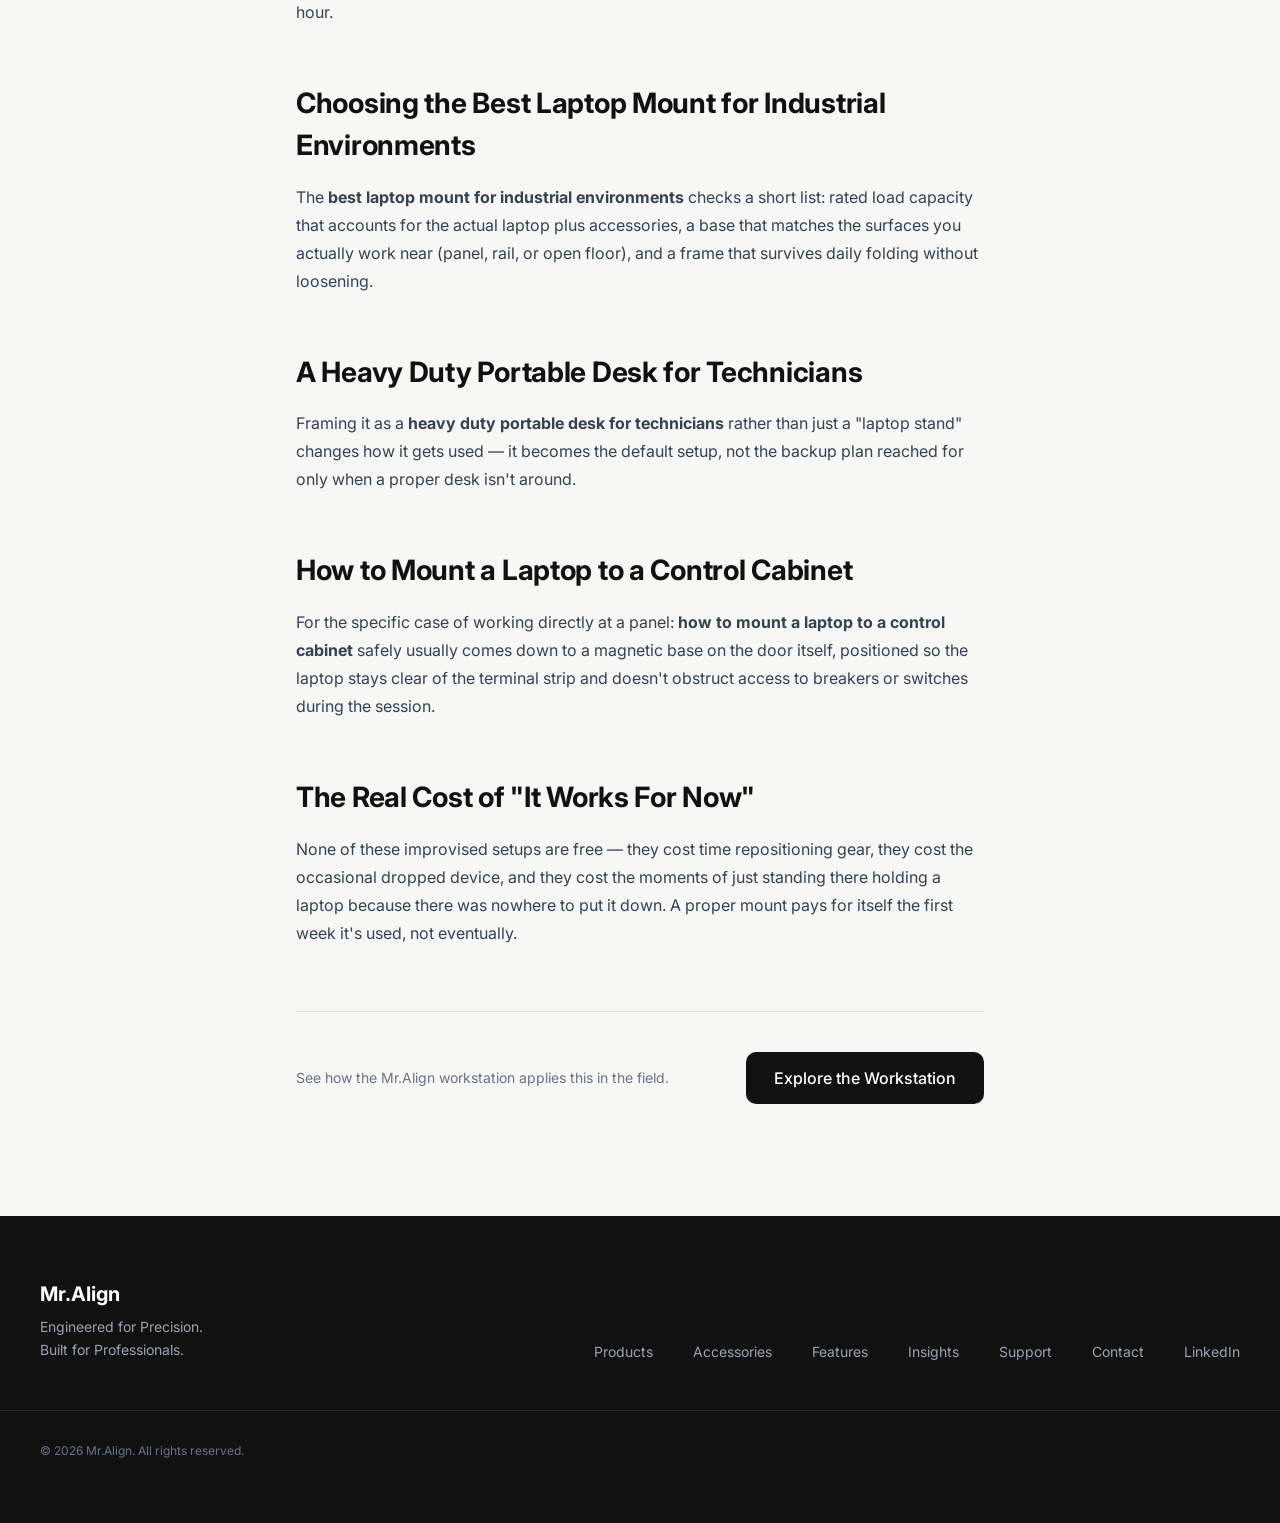
<file: blogs/stop-balancing-laptop-on-toolboxes.html>
<!DOCTYPE html>
<html lang="en">
<head>
<!-- Google tag (gtag.js) -->
<script async src="https://www.googletagmanager.com/gtag/js?id=G-BNSYEGDSQS"></script>
<script>
  window.dataLayer = window.dataLayer || [];
  function gtag(){dataLayer.push(arguments);}
  gtag('js', new Date());
  gtag('config', 'G-BNSYEGDSQS');
</script>
<meta charset="UTF-8">
<meta name="viewport" content="width=device-width, initial-scale=1.0">
<title>Stop Balancing Your Laptop on a Toolbox | Mr.Align</title>
<meta name="description" content="A field engineer's guide to safer laptop setups on the factory floor — how to secure a laptop properly instead of balancing it on a bucket or toolbox.">
<link rel="icon" type="image/x-icon" href="../favicon.ico">
<link rel="icon" type="image/png" sizes="32x32" href="../favicon-32.png">
<link rel="icon" type="image/png" sizes="16x16" href="../favicon-16.png">
<link rel="apple-touch-icon" sizes="180x180" href="../apple-touch-icon.png">
<link rel="canonical" href="https://akileswar1606.github.io/mralign/blogs/stop-balancing-laptop-on-toolboxes.html">
<meta property="og:type" content="article">
<meta property="og:title" content="Stop Balancing Your Laptop on a Toolbox | Mr.Align">
<meta property="og:description" content="A field engineer's guide to safer laptop setups on the factory floor — how to secure a laptop properly instead of balancing it on a bucket or toolbox.">
<meta property="og:url" content="https://akileswar1606.github.io/mralign/blogs/stop-balancing-laptop-on-toolboxes.html">
<meta property="og:site_name" content="Mr.Align">
<meta property="og:image" content="https://akileswar1606.github.io/mralign/images/hero-render.webp">
<meta name="twitter:card" content="summary_large_image">
<meta name="twitter:title" content="Stop Balancing Your Laptop on a Toolbox | Mr.Align">
<meta name="twitter:description" content="A field engineer's guide to safer laptop setups on the factory floor — how to secure a laptop properly instead of balancing it on a bucket or toolbox.">
<meta name="twitter:image" content="https://akileswar1606.github.io/mralign/images/hero-render.webp">
<script type="application/ld+json">
{
  "@context": "https://schema.org",
  "@type": "Article",
  "headline": "Stop Balancing Your Laptop on a Toolbox",
  "description": "A field engineer's guide to safer laptop setups on the factory floor — how to secure a laptop properly instead of balancing it on a bucket or toolbox.",
  "image": "https://akileswar1606.github.io/mralign/images/usage-electrical-panel.webp",
  "datePublished": "2026-07-10",
  "author": { "@type": "Organization", "name": "Mr.Align" },
  "publisher": { "@type": "Organization", "name": "Mr.Align", "logo": { "@type": "ImageObject", "url": "https://akileswar1606.github.io/mralign/favicon-512.png" } },
  "mainEntityOfPage": "https://akileswar1606.github.io/mralign/blogs/stop-balancing-laptop-on-toolboxes.html"
}
</script>
<link rel="preconnect" href="https://fonts.googleapis.com">
<link rel="preload" as="style" href="https://fonts.googleapis.com/css2?family=Inter:wght@400;500;600;700&display=swap" onload="this.onload=null;this.rel='stylesheet'">
<noscript><link rel="stylesheet" href="https://fonts.googleapis.com/css2?family=Inter:wght@400;500;600;700&display=swap"></noscript>
<link rel="preload" as="style" href="https://api.fontshare.com/v2/css?f[]=satoshi@700,900,500,400&display=swap" onload="this.onload=null;this.rel='stylesheet'">
<noscript><link rel="stylesheet" href="https://api.fontshare.com/v2/css?f[]=satoshi@700,900,500,400&display=swap"></noscript>
<link rel="stylesheet" href="../tailwind-built.css">
<style>
  html { scroll-behavior: smooth; }
  body { background-color: #F7F7F5; }
  .eyebrow {
    font-family: 'Inter', sans-serif;
    letter-spacing: 0.22em;
    text-transform: uppercase;
    font-size: 11px;
    font-weight: 600;
    color: #6B7280;
  }
  .reveal {
    opacity: 0;
    transform: translateY(14px);
    transition: opacity 0.9s ease, transform 0.9s ease;
  }
  .reveal.in {
    opacity: 1;
    transform: translateY(0);
  }
  .card-hover {
    transition: border-color 0.35s ease, transform 0.35s ease;
  }
  .card-hover:hover {
    border-color: #C8A66A;
    transform: translateY(-4px);
  }
  @media (prefers-reduced-motion: reduce) {
    html { scroll-behavior: auto; }
    .reveal { transition: none !important; opacity: 1 !important; transform: none !important; }
  }
  .prose-body p { margin-bottom: 1.25em; line-height: 1.75; color: #374151; }
  .prose-body h2 { font-family: 'Satoshi', 'Inter', sans-serif; font-weight: 700; font-size: 1.75rem; margin-top: 2em; margin-bottom: 0.6em; letter-spacing: -0.01em; }
  .prose-body h3 { font-family: 'Satoshi', 'Inter', sans-serif; font-weight: 600; font-size: 1.25rem; margin-top: 1.6em; margin-bottom: 0.5em; }
  .prose-body ul { list-style: disc; padding-left: 1.4em; margin-bottom: 1.25em; color: #374151; }
  .prose-body li { margin-bottom: 0.4em; }
</style>
</head>
<body class="bg-canvas text-ink font-body antialiased">
<header class="fixed top-0 inset-x-0 z-50 bg-canvas/80 backdrop-blur-md border-b border-black/5">
  <div class="max-w-7xl mx-auto px-6 lg:px-10 h-20 flex items-center justify-between">
    <a href="../index.html" class="font-display font-bold text-lg tracking-tight">Mr.Align</a>
    <nav class="hidden md:flex items-center gap-9 text-sm text-muted">
      <a href="../index.html#mounts" class="hover:text-ink transition-colors">Products</a>
      <a href="../index.html#accessories" class="hover:text-ink transition-colors">Accessories</a>
      <a href="../Additional/features.html" class="hover:text-ink transition-colors">Features</a>
      <a href="../blogs/index.html" class="hover:text-ink transition-colors">Insights</a>
      <a href="../Additional/support.html" class="hover:text-ink transition-colors">Support</a>
      <a href="../Additional/contact.html" class="hover:text-ink transition-colors">Contact</a>
    </nav>
    <a href="../Additional/contact.html" class="bg-ink text-white text-sm font-medium px-5 py-2.5 rounded-btn hover:bg-black/80 transition-colors">
      Get a Quote
    </a>
  </div>
</header>

<article class="max-w-3xl mx-auto px-6 lg:px-10 pt-40 pb-28">
  <div class="reveal mb-10">
    <p class="eyebrow mb-4">Insights &middot; July 10, 2026</p>
    <h1 class="font-display font-bold text-4xl sm:text-5xl tracking-tight leading-tight">Stop Balancing Your Laptop on a Toolbox</h1>
  </div>
  <div class="reveal rounded-btn overflow-hidden mb-12">
    <img src="../images/usage-electrical-panel.webp" alt="Engineer securing a laptop at an electrical panel instead of balancing it" class="w-full aspect-[16/9] object-cover" loading="eager" decoding="async">
  </div>
  <div class="reveal prose-body">

<p>Ask any commissioning engineer where they set up during a panel build, and the honest answer is usually a bucket, a ladder cap, or the top of a cable drum. It works — until the day it doesn't. Here's how to actually fix it.</p>

<h2>How to Secure a Laptop on the Factory Floor</h2>
<p>The core problem with improvised setups is that none of them are designed to resist a bump, a knocked cable, or a gust through an open bay door. Learning <strong>how to secure a laptop on a factory floor</strong> properly starts with picking a base that's actually rated for the environment — three-point stability at minimum, ideally with a locking mechanism rather than gravity alone holding it in place.</p>

<h2>Stop Balancing Laptops on Toolboxes</h2>
<p>It's such a common habit that most engineers don't think of it as a decision anymore — but every time you <strong>stop balancing a laptop on a toolbox</strong> and use an actual mount instead, you remove a genuine risk, not just a minor inconvenience. A dropped laptop mid-commissioning isn't just a repair bill; it's lost program data and a delayed schedule.</p>

<h2>What Ergonomic Field Engineering Actually Looks Like</h2>
<p>An <strong>ergonomic field engineering setup</strong> isn't about comfort for its own sake — it's about not crouching at a low panel for two hours, or craning your neck at a screen positioned wherever it happened to land. Adjustable height and tilt matter as much on a job site as they do in an office, arguably more, since field shifts run longer and the "desk" changes every hour.</p>

<h2>Choosing the Best Laptop Mount for Industrial Environments</h2>
<p>The <strong>best laptop mount for industrial environments</strong> checks a short list: rated load capacity that accounts for the actual laptop plus accessories, a base that matches the surfaces you actually work near (panel, rail, or open floor), and a frame that survives daily folding without loosening.</p>

<h2>A Heavy Duty Portable Desk for Technicians</h2>
<p>Framing it as a <strong>heavy duty portable desk for technicians</strong> rather than just a "laptop stand" changes how it gets used — it becomes the default setup, not the backup plan reached for only when a proper desk isn't around.</p>

<h2>How to Mount a Laptop to a Control Cabinet</h2>
<p>For the specific case of working directly at a panel: <strong>how to mount a laptop to a control cabinet</strong> safely usually comes down to a magnetic base on the door itself, positioned so the laptop stays clear of the terminal strip and doesn't obstruct access to breakers or switches during the session.</p>

<h2>The Real Cost of "It Works For Now"</h2>
<p>None of these improvised setups are free — they cost time repositioning gear, they cost the occasional dropped device, and they cost the moments of just standing there holding a laptop because there was nowhere to put it down. A proper mount pays for itself the first week it's used, not eventually.</p>

  </div>
  <div class="reveal mt-16 pt-10 border-t border-black/10 flex flex-col sm:flex-row items-center justify-between gap-6">
    <p class="text-sm text-muted">See how the Mr.Align workstation applies this in the field.</p>
    <a href="../index.html#mounts" class="bg-ink text-white font-medium px-7 py-3.5 rounded-btn hover:bg-black/80 transition-colors whitespace-nowrap">Explore the Workstation</a>
  </div>
</article>
<footer id="footer" class="bg-ink py-16">
  <div class="max-w-7xl mx-auto px-6 lg:px-10 flex flex-col md:flex-row md:items-end justify-between gap-10">
    <div>
      <p class="font-display font-bold text-xl text-white mb-2">Mr.Align</p>
      <p class="text-sm text-gray-400 max-w-xs leading-relaxed">Engineered for Precision.<br>Built for Professionals.</p>
    </div>
    <nav class="flex flex-wrap gap-x-10 gap-y-3 text-sm text-gray-400">
      <a href="../index.html#mounts" class="hover:text-white transition-colors">Products</a>
      <a href="../index.html#accessories" class="hover:text-white transition-colors">Accessories</a>
      <a href="../Additional/features.html" class="hover:text-white transition-colors">Features</a>
      <a href="../blogs/index.html" class="hover:text-white transition-colors">Insights</a>
      <a href="../Additional/support.html" class="hover:text-white transition-colors">Support</a>
      <a href="../Additional/contact.html" class="hover:text-white transition-colors">Contact</a>
      <a href="#" class="hover:text-white transition-colors">LinkedIn</a>
    </nav>
  </div>
  <div class="max-w-7xl mx-auto px-6 lg:px-10 mt-12 pt-8 border-t border-white/10">
    <p class="text-xs text-gray-500">&copy; 2026 Mr.Align. All rights reserved.</p>
  </div>
</footer>
<script>
  const revealEls = document.querySelectorAll('.reveal');
  const io = new IntersectionObserver((entries) => {
    entries.forEach(entry => {
      if (entry.isIntersecting) {
        entry.target.classList.add('in');
        io.unobserve(entry.target);
      }
    });
  }, { threshold: 0.15 });
  revealEls.forEach(el => io.observe(el));
</script>
</body>
</html>
</file>
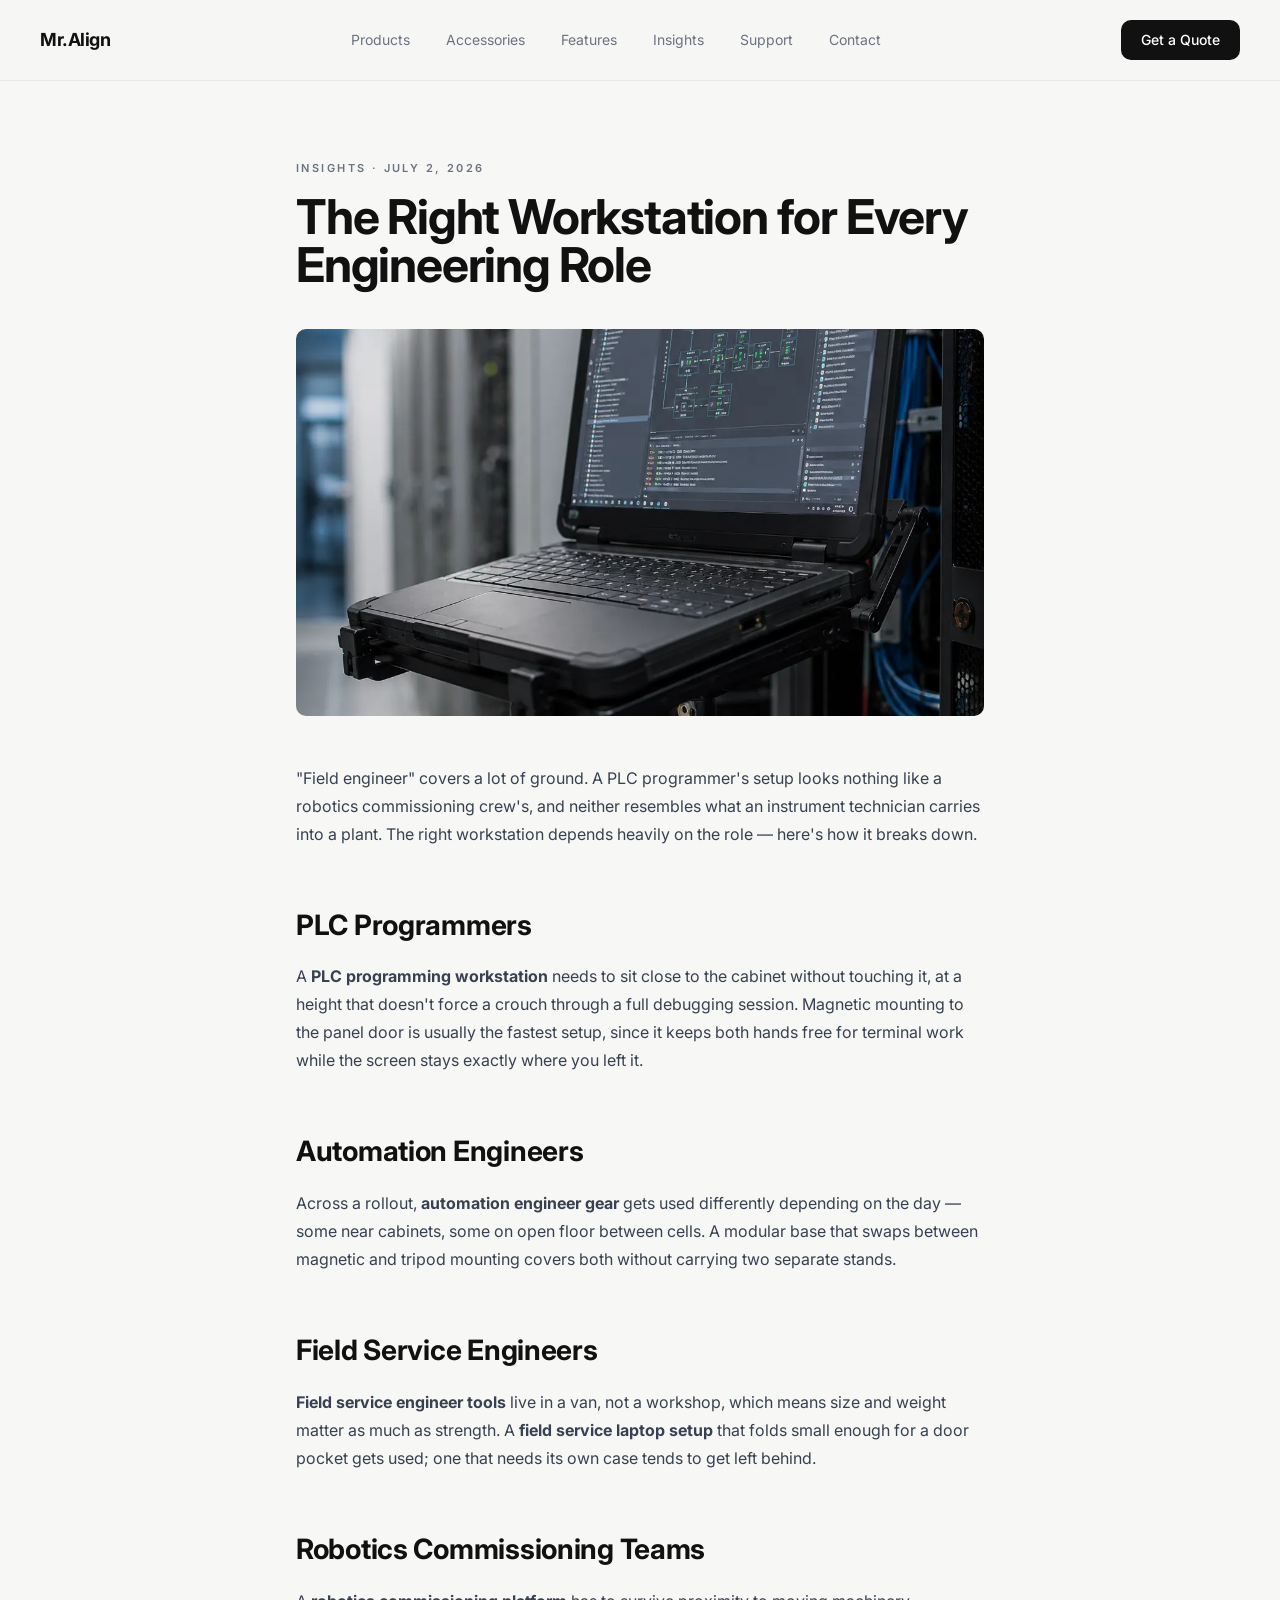
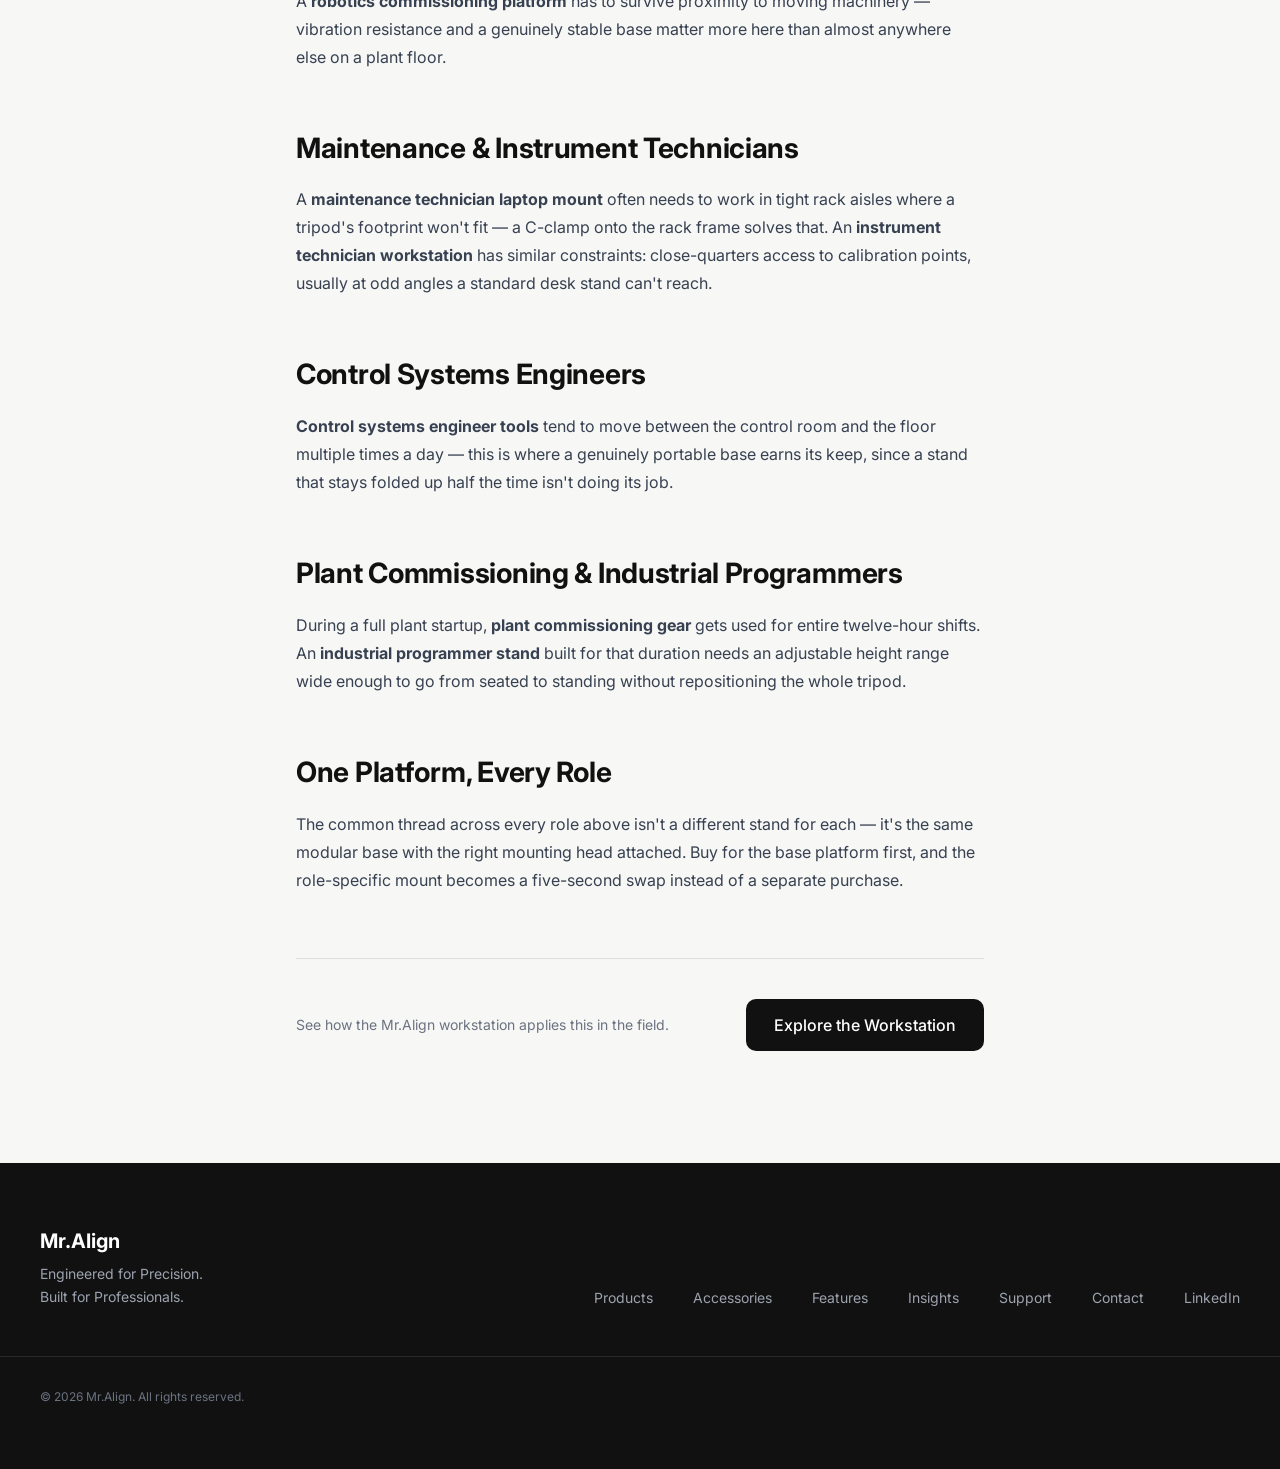
<file: blogs/workstation-by-engineering-role.html>
<!DOCTYPE html>
<html lang="en">
<head>
<!-- Google tag (gtag.js) -->
<script async src="https://www.googletagmanager.com/gtag/js?id=G-BNSYEGDSQS"></script>
<script>
  window.dataLayer = window.dataLayer || [];
  function gtag(){dataLayer.push(arguments);}
  gtag('js', new Date());
  gtag('config', 'G-BNSYEGDSQS');
</script>
<meta charset="UTF-8">
<meta name="viewport" content="width=device-width, initial-scale=1.0">
<title>Workstations by Engineering Role | Mr.Align</title>
<meta name="description" content="PLC programmers, automation engineers, and field service technicians all need different setups. Here's gear matched to each role.">
<link rel="icon" type="image/x-icon" href="../favicon.ico">
<link rel="icon" type="image/png" sizes="32x32" href="../favicon-32.png">
<link rel="icon" type="image/png" sizes="16x16" href="../favicon-16.png">
<link rel="apple-touch-icon" sizes="180x180" href="../apple-touch-icon.png">
<link rel="canonical" href="https://akileswar1606.github.io/mralign/blogs/workstation-by-engineering-role.html">
<meta property="og:type" content="article">
<meta property="og:title" content="Workstations by Engineering Role | Mr.Align">
<meta property="og:description" content="PLC programmers, automation engineers, and field service technicians all need different setups. Here's gear matched to each role.">
<meta property="og:url" content="https://akileswar1606.github.io/mralign/blogs/workstation-by-engineering-role.html">
<meta property="og:site_name" content="Mr.Align">
<meta property="og:image" content="https://akileswar1606.github.io/mralign/images/hero-render.webp">
<meta name="twitter:card" content="summary_large_image">
<meta name="twitter:title" content="Workstations by Engineering Role | Mr.Align">
<meta name="twitter:description" content="PLC programmers, automation engineers, and field service technicians all need different setups. Here's gear matched to each role.">
<meta name="twitter:image" content="https://akileswar1606.github.io/mralign/images/hero-render.webp">
<script type="application/ld+json">
{
  "@context": "https://schema.org",
  "@type": "Article",
  "headline": "Workstations by Engineering Role",
  "description": "PLC programmers, automation engineers, and field service technicians all need different setups. Here's gear matched to each role.",
  "image": "https://akileswar1606.github.io/mralign/images/usage-plc-programming.webp",
  "datePublished": "2026-07-02",
  "author": { "@type": "Organization", "name": "Mr.Align" },
  "publisher": { "@type": "Organization", "name": "Mr.Align", "logo": { "@type": "ImageObject", "url": "https://akileswar1606.github.io/mralign/favicon-512.png" } },
  "mainEntityOfPage": "https://akileswar1606.github.io/mralign/blogs/workstation-by-engineering-role.html"
}
</script>
<link rel="preconnect" href="https://fonts.googleapis.com">
<link rel="preload" as="style" href="https://fonts.googleapis.com/css2?family=Inter:wght@400;500;600;700&display=swap" onload="this.onload=null;this.rel='stylesheet'">
<noscript><link rel="stylesheet" href="https://fonts.googleapis.com/css2?family=Inter:wght@400;500;600;700&display=swap"></noscript>
<link rel="preload" as="style" href="https://api.fontshare.com/v2/css?f[]=satoshi@700,900,500,400&display=swap" onload="this.onload=null;this.rel='stylesheet'">
<noscript><link rel="stylesheet" href="https://api.fontshare.com/v2/css?f[]=satoshi@700,900,500,400&display=swap"></noscript>
<link rel="stylesheet" href="../tailwind-built.css">
<style>
  html { scroll-behavior: smooth; }
  body { background-color: #F7F7F5; }
  .eyebrow {
    font-family: 'Inter', sans-serif;
    letter-spacing: 0.22em;
    text-transform: uppercase;
    font-size: 11px;
    font-weight: 600;
    color: #6B7280;
  }
  .reveal {
    opacity: 0;
    transform: translateY(14px);
    transition: opacity 0.9s ease, transform 0.9s ease;
  }
  .reveal.in {
    opacity: 1;
    transform: translateY(0);
  }
  .card-hover {
    transition: border-color 0.35s ease, transform 0.35s ease;
  }
  .card-hover:hover {
    border-color: #C8A66A;
    transform: translateY(-4px);
  }
  @media (prefers-reduced-motion: reduce) {
    html { scroll-behavior: auto; }
    .reveal { transition: none !important; opacity: 1 !important; transform: none !important; }
  }
  .prose-body p { margin-bottom: 1.25em; line-height: 1.75; color: #374151; }
  .prose-body h2 { font-family: 'Satoshi', 'Inter', sans-serif; font-weight: 700; font-size: 1.75rem; margin-top: 2em; margin-bottom: 0.6em; letter-spacing: -0.01em; }
  .prose-body h3 { font-family: 'Satoshi', 'Inter', sans-serif; font-weight: 600; font-size: 1.25rem; margin-top: 1.6em; margin-bottom: 0.5em; }
  .prose-body ul { list-style: disc; padding-left: 1.4em; margin-bottom: 1.25em; color: #374151; }
  .prose-body li { margin-bottom: 0.4em; }
</style>
</head>
<body class="bg-canvas text-ink font-body antialiased">
<header class="fixed top-0 inset-x-0 z-50 bg-canvas/80 backdrop-blur-md border-b border-black/5">
  <div class="max-w-7xl mx-auto px-6 lg:px-10 h-20 flex items-center justify-between">
    <a href="../index.html" class="font-display font-bold text-lg tracking-tight">Mr.Align</a>
    <nav class="hidden md:flex items-center gap-9 text-sm text-muted">
      <a href="../index.html#mounts" class="hover:text-ink transition-colors">Products</a>
      <a href="../index.html#accessories" class="hover:text-ink transition-colors">Accessories</a>
      <a href="../Additional/features.html" class="hover:text-ink transition-colors">Features</a>
      <a href="../blogs/index.html" class="hover:text-ink transition-colors">Insights</a>
      <a href="../Additional/support.html" class="hover:text-ink transition-colors">Support</a>
      <a href="../Additional/contact.html" class="hover:text-ink transition-colors">Contact</a>
    </nav>
    <a href="../Additional/contact.html" class="bg-ink text-white text-sm font-medium px-5 py-2.5 rounded-btn hover:bg-black/80 transition-colors">
      Get a Quote
    </a>
  </div>
</header>

<article class="max-w-3xl mx-auto px-6 lg:px-10 pt-40 pb-28">
  <div class="reveal mb-10">
    <p class="eyebrow mb-4">Insights &middot; July 2, 2026</p>
    <h1 class="font-display font-bold text-4xl sm:text-5xl tracking-tight leading-tight">The Right Workstation for Every Engineering Role</h1>
  </div>
  <div class="reveal rounded-btn overflow-hidden mb-12">
    <img src="../images/usage-plc-programming.webp" alt="PLC programming workstation in a control room" class="w-full aspect-[16/9] object-cover" loading="eager" decoding="async">
  </div>
  <div class="reveal prose-body">

<p>"Field engineer" covers a lot of ground. A PLC programmer's setup looks nothing like a robotics commissioning crew's, and neither resembles what an instrument technician carries into a plant. The right workstation depends heavily on the role — here's how it breaks down.</p>

<h2>PLC Programmers</h2>
<p>A <strong>PLC programming workstation</strong> needs to sit close to the cabinet without touching it, at a height that doesn't force a crouch through a full debugging session. Magnetic mounting to the panel door is usually the fastest setup, since it keeps both hands free for terminal work while the screen stays exactly where you left it.</p>

<h2>Automation Engineers</h2>
<p>Across a rollout, <strong>automation engineer gear</strong> gets used differently depending on the day — some near cabinets, some on open floor between cells. A modular base that swaps between magnetic and tripod mounting covers both without carrying two separate stands.</p>

<h2>Field Service Engineers</h2>
<p><strong>Field service engineer tools</strong> live in a van, not a workshop, which means size and weight matter as much as strength. A <strong>field service laptop setup</strong> that folds small enough for a door pocket gets used; one that needs its own case tends to get left behind.</p>

<h2>Robotics Commissioning Teams</h2>
<p>A <strong>robotics commissioning platform</strong> has to survive proximity to moving machinery — vibration resistance and a genuinely stable base matter more here than almost anywhere else on a plant floor.</p>

<h2>Maintenance & Instrument Technicians</h2>
<p>A <strong>maintenance technician laptop mount</strong> often needs to work in tight rack aisles where a tripod's footprint won't fit — a C-clamp onto the rack frame solves that. An <strong>instrument technician workstation</strong> has similar constraints: close-quarters access to calibration points, usually at odd angles a standard desk stand can't reach.</p>

<h2>Control Systems Engineers</h2>
<p><strong>Control systems engineer tools</strong> tend to move between the control room and the floor multiple times a day — this is where a genuinely portable base earns its keep, since a stand that stays folded up half the time isn't doing its job.</p>

<h2>Plant Commissioning & Industrial Programmers</h2>
<p>During a full plant startup, <strong>plant commissioning gear</strong> gets used for entire twelve-hour shifts. An <strong>industrial programmer stand</strong> built for that duration needs an adjustable height range wide enough to go from seated to standing without repositioning the whole tripod.</p>

<h2>One Platform, Every Role</h2>
<p>The common thread across every role above isn't a different stand for each — it's the same modular base with the right mounting head attached. Buy for the base platform first, and the role-specific mount becomes a five-second swap instead of a separate purchase.</p>

  </div>
  <div class="reveal mt-16 pt-10 border-t border-black/10 flex flex-col sm:flex-row items-center justify-between gap-6">
    <p class="text-sm text-muted">See how the Mr.Align workstation applies this in the field.</p>
    <a href="../index.html#mounts" class="bg-ink text-white font-medium px-7 py-3.5 rounded-btn hover:bg-black/80 transition-colors whitespace-nowrap">Explore the Workstation</a>
  </div>
</article>
<footer id="footer" class="bg-ink py-16">
  <div class="max-w-7xl mx-auto px-6 lg:px-10 flex flex-col md:flex-row md:items-end justify-between gap-10">
    <div>
      <p class="font-display font-bold text-xl text-white mb-2">Mr.Align</p>
      <p class="text-sm text-gray-400 max-w-xs leading-relaxed">Engineered for Precision.<br>Built for Professionals.</p>
    </div>
    <nav class="flex flex-wrap gap-x-10 gap-y-3 text-sm text-gray-400">
      <a href="../index.html#mounts" class="hover:text-white transition-colors">Products</a>
      <a href="../index.html#accessories" class="hover:text-white transition-colors">Accessories</a>
      <a href="../Additional/features.html" class="hover:text-white transition-colors">Features</a>
      <a href="../blogs/index.html" class="hover:text-white transition-colors">Insights</a>
      <a href="../Additional/support.html" class="hover:text-white transition-colors">Support</a>
      <a href="../Additional/contact.html" class="hover:text-white transition-colors">Contact</a>
      <a href="#" class="hover:text-white transition-colors">LinkedIn</a>
    </nav>
  </div>
  <div class="max-w-7xl mx-auto px-6 lg:px-10 mt-12 pt-8 border-t border-white/10">
    <p class="text-xs text-gray-500">&copy; 2026 Mr.Align. All rights reserved.</p>
  </div>
</footer>
<script>
  const revealEls = document.querySelectorAll('.reveal');
  const io = new IntersectionObserver((entries) => {
    entries.forEach(entry => {
      if (entry.isIntersecting) {
        entry.target.classList.add('in');
        io.unobserve(entry.target);
      }
    });
  }, { threshold: 0.15 });
  revealEls.forEach(el => io.observe(el));
</script>
</body>
</html>
</file>
